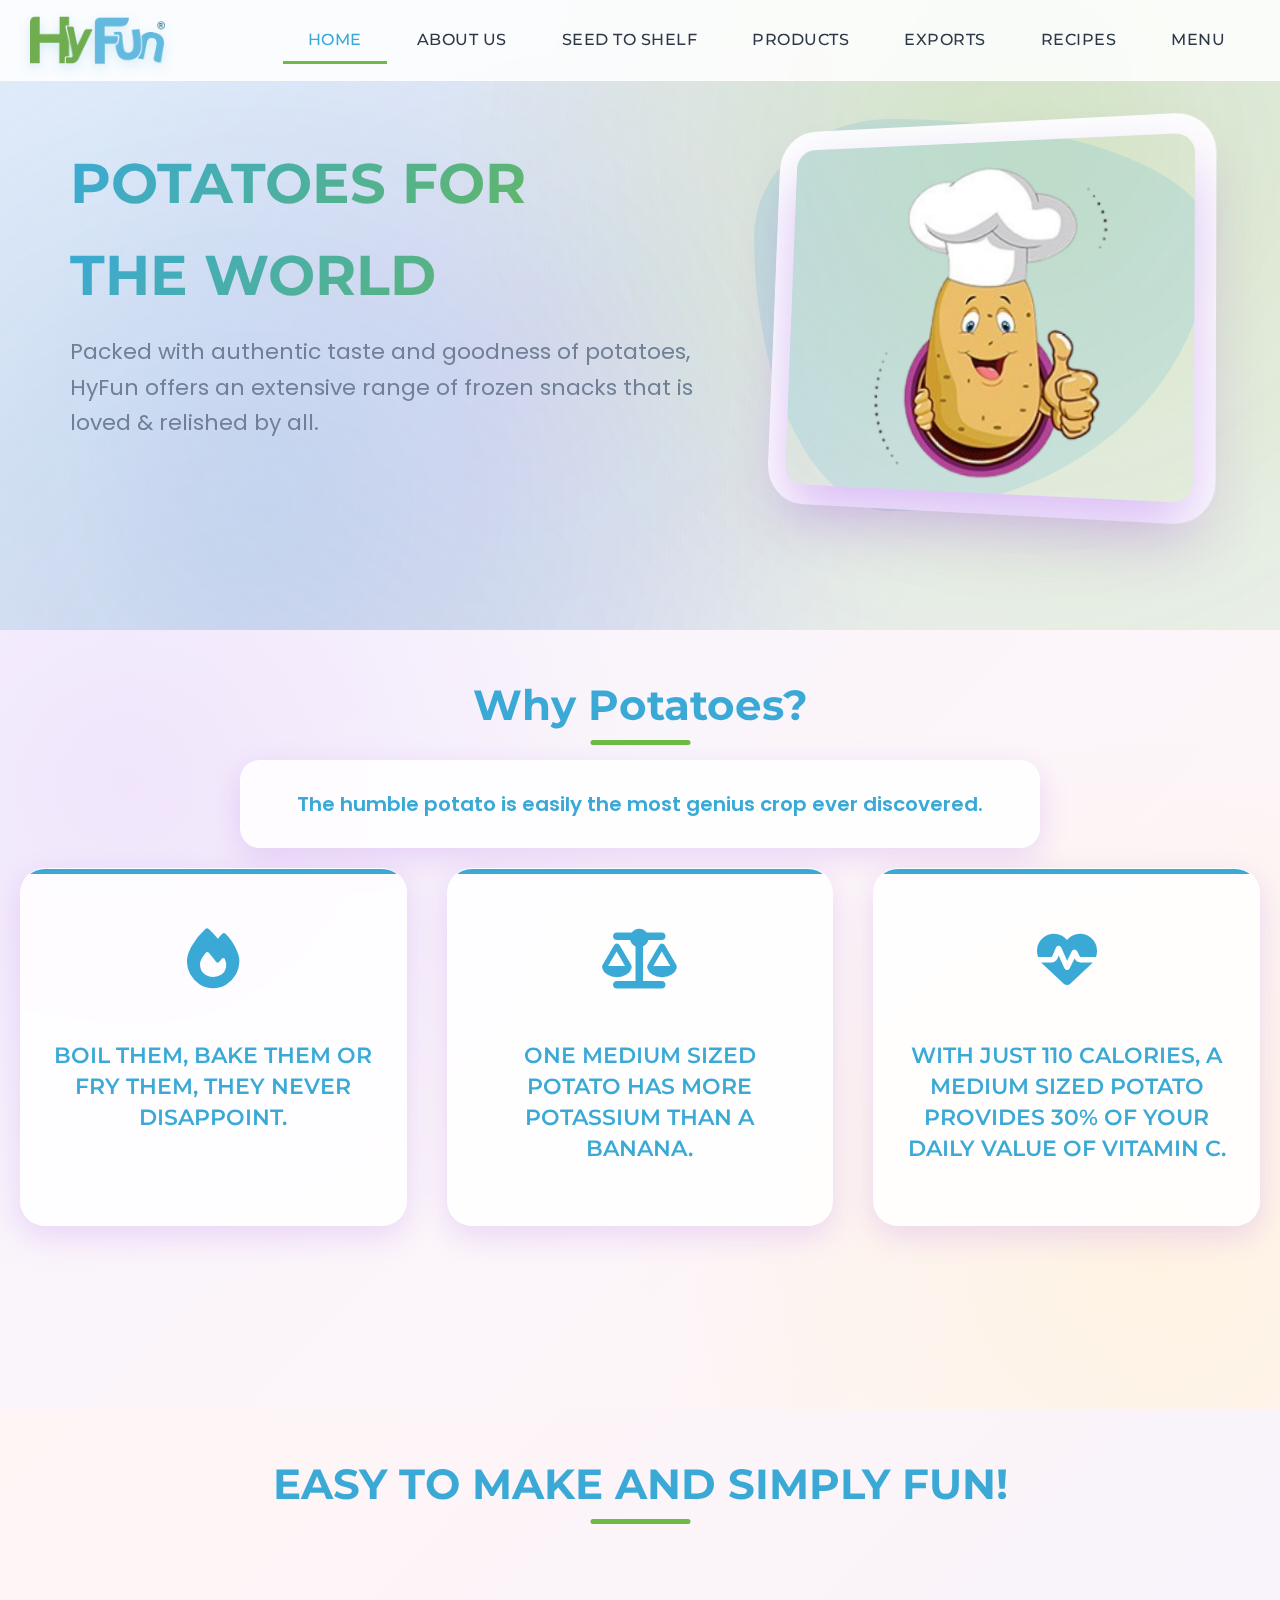
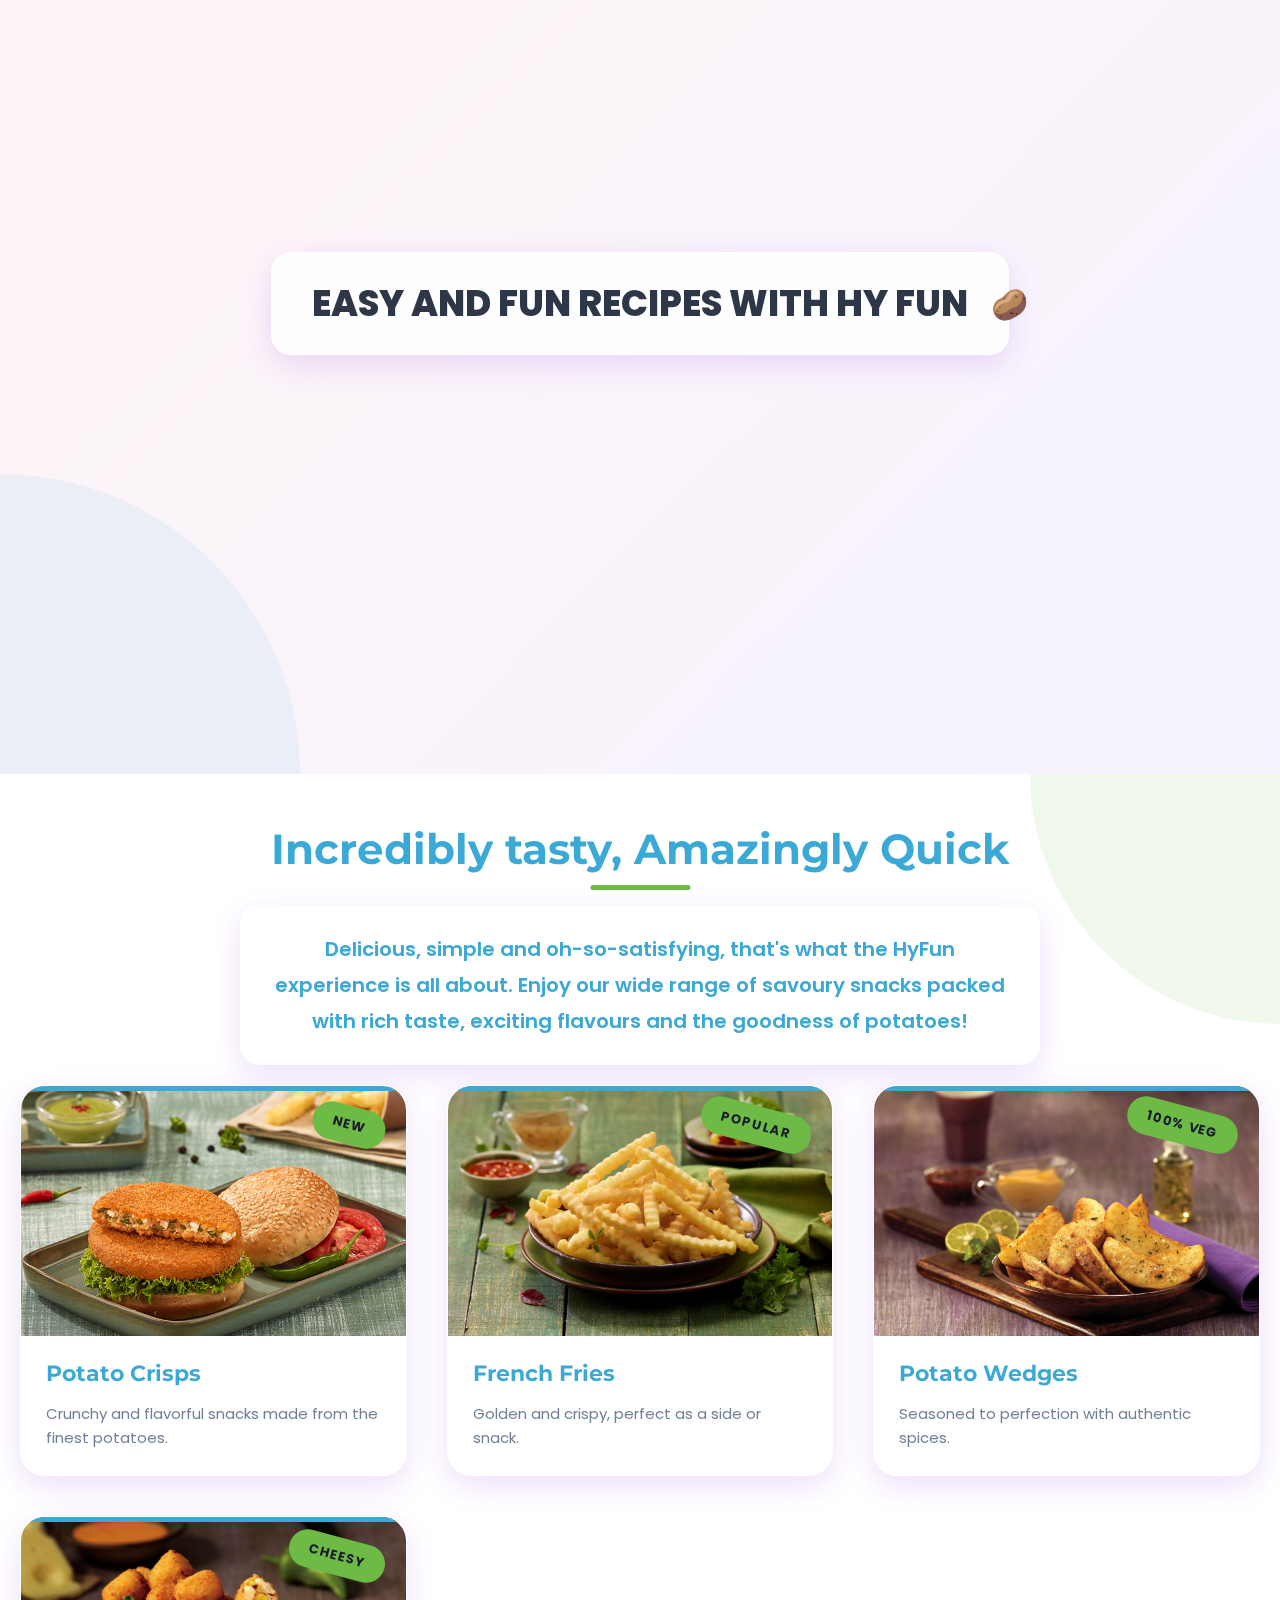
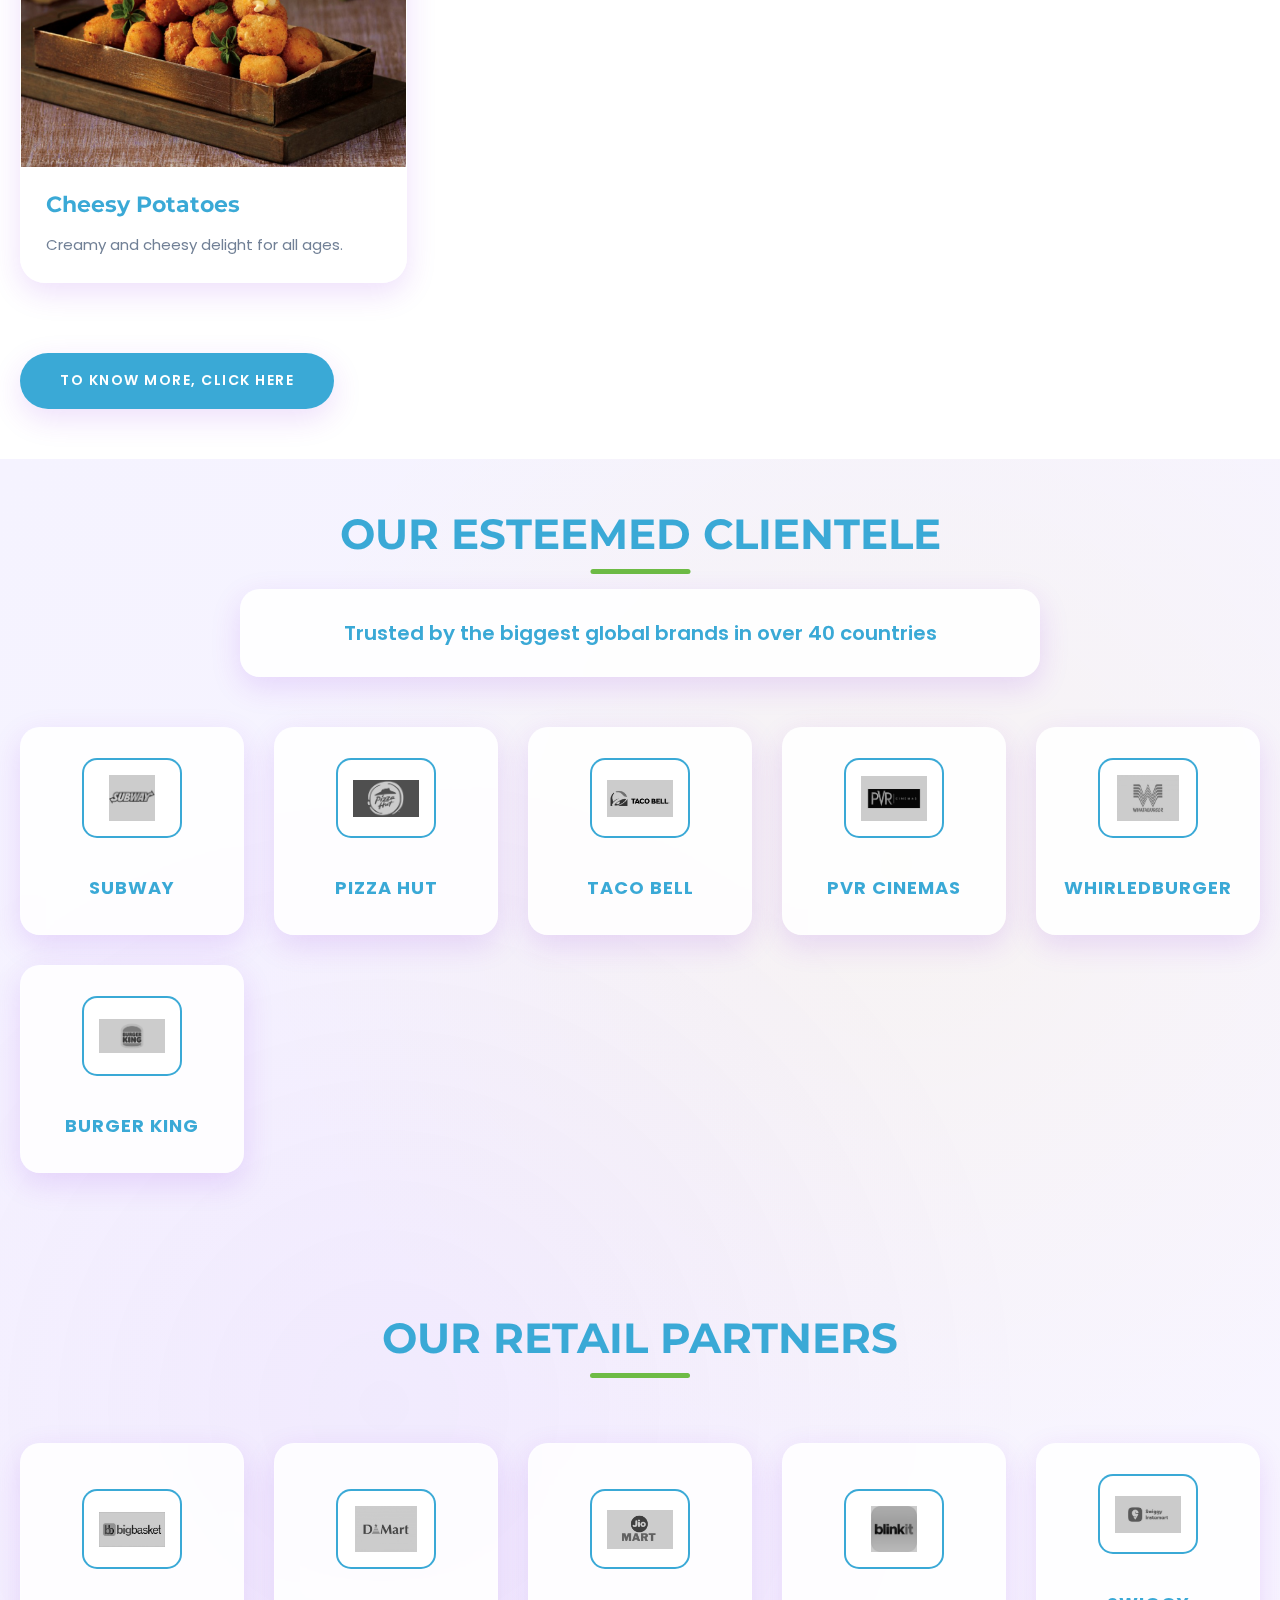
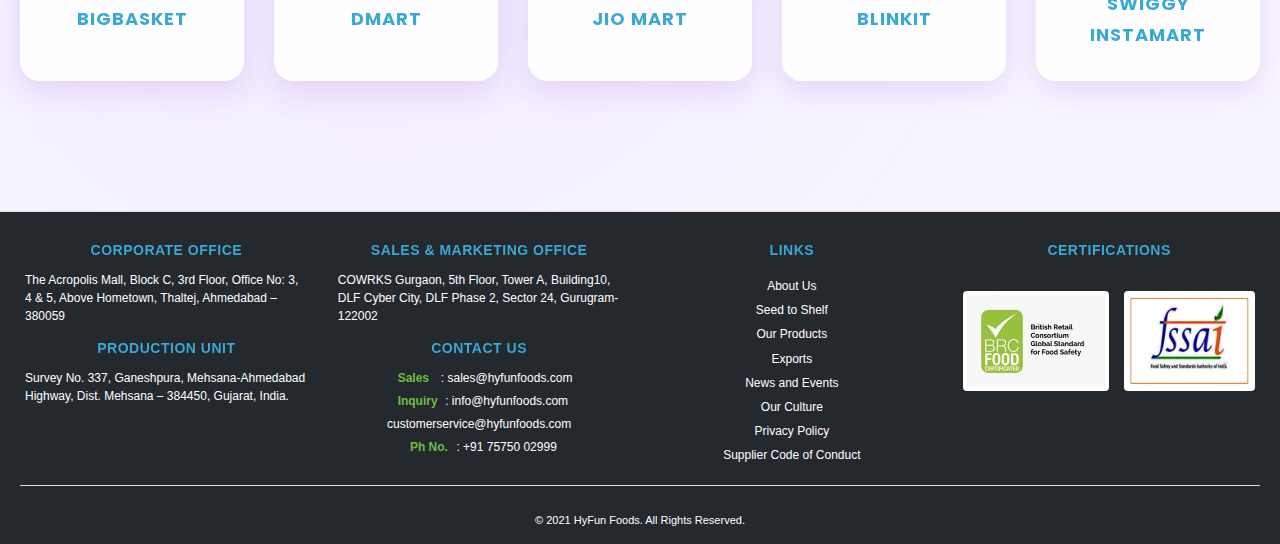
<file: index.html>
<!DOCTYPE html>
<html lang="en">

<head>
    <meta charset="UTF-8">
    <meta name="viewport" content="width=device-width, initial-scale=1.0">
    <title>HyFun Foods - Spreading Health & Happiness</title>
    <link rel="stylesheet" href="./css/style.css">
    <link
        href="https://fonts.googleapis.com/css2?family=Poppins:wght@300;400;500;600;700&family=Montserrat:wght@400;500;600;700&display=swap"
        rel="stylesheet">
    <link rel="stylesheet" href="https://cdnjs.cloudflare.com/ajax/libs/font-awesome/6.4.0/css/all.min.css">
</head>

<body>
    <header>
        <nav class="navbar">
            <div class="nav-container">
                <div class="logo">
                    <img src="./image/hyfunlogo.png" alt="HyFun Foods Logo">
                </div>
                <div class="menu-toggle" id="mobile-menu">
                    <span class="bar"></span>
                    <span class="bar"></span>
                    <span class="bar"></span>
                </div>
                <ul class="nav-menu" id="nav-menu">
                    <li><a href="index.html" class="nav-link active">HOME</a></li>
                    <li class="nav-item with-popup">
                        <a href="about.html" class="nav-link">ABOUT US</a>
                        <div class="culture-popup">
                            <a href="OurCulture.html" class="popup-link">Our Culture</a> 
                        </div>
                    </li>
                    <li><a href="SeedtoShelf.html" class="nav-link">SEED TO SHELF</a></li>
                    <li><a href="Products.html" class="nav-link">PRODUCTS</a></li>
                    <li><a href="Exports.html" class="nav-link">EXPORTS</a></li>
                    <li><a href="Recipes.html" class="nav-link ">RECIPES</a></li>
                    <li><a href="Menu.html" class="nav-link">MENU</a></li>
                </ul>
            </div>
        </nav>
    </header>

    <section class="about-hero">
        <div class="about-hero-container">
            <div class="about-hero-content">
                <h1 class="about-hero-title">POTATOES FOR </h1>
                <h1 class="about-hero-title">THE WORLD</h1>
                <p class="about-hero-subtitle">Packed with authentic taste and goodness of potatoes, HyFun offers an
                    extensive range of frozen snacks that is loved & relished by all.</p>
            </div>
            <div class="hero-image">
                <img src="./image/hyfun.png" alt="HyFun Products">
            </div>
        </div>
    </section>

    <section class="potato-section" id="about">
        <div class="section-container">
            <h2 class="section-title">Why Potatoes?</h2>
            <p class="section-subtitle">The humble potato is easily the most genius crop ever discovered.</p>

            <!-- In your potato-features section -->
            <div class="potato-features">
                <div class="feature-card scale-hover">
                    <div class="feature-icon">
                        <i class="fas fa-fire"></i> <!-- Fire icon -->
                    </div>
                    <h3 class="feature-title">BOIL THEM, BAKE THEM OR FRY THEM, THEY NEVER DISAPPOINT.</h3>
                </div>

                <div class="feature-card scale-hover">
                    <div class="feature-icon">
                        <i class="fas fa-balance-scale"></i> <!-- Scale icon -->
                    </div>
                    <h3 class="feature-title">ONE MEDIUM SIZED POTATO HAS MORE POTASSIUM THAN A BANANA.</h3>
                </div>

                <div class="feature-card scale-hover">
                    <div class="feature-icon">
                        <i class="fas fa-heartbeat"></i> <!-- Heartbeat icon -->
                    </div>
                    <h3 class="feature-title">WITH JUST 110 CALORIES, A MEDIUM SIZED POTATO PROVIDES 30% OF YOUR DAILY
                        VALUE OF VITAMIN C.</h3>
                </div>
            </div>

            <a href="#products" class="btn-outline slide-right">Discover More</a>
        </div>
    </section>

    <section class="recipes-section" id="recipes">
        <div class="section-container">
            <h2 class="section-title">EASY TO MAKE AND SIMPLY FUN!</h2>

            <div class="recipes-features">
                <div class="recipe-feature fade-in">
                    <div class="recipe-icon">
                        <i class="fas fa-clock"></i>
                    </div>
                    <h3 class="recipe-title">READY IN MINUTES</h3>
                </div>

                <div class="recipe-feature fade-in">
                    <div class="recipe-icon">
                        <i class="fas fa-leaf"></i>
                    </div>
                    <h3 class="recipe-title">100% VEG</h3>
                </div>

                <div class="recipe-feature fade-in">
                    <div class="recipe-icon">
                        <i class="fas fa-ban"></i>
                    </div>
                    <h3 class="recipe-title">NO ADDED PRESERVATIVES</h3>
                </div>
            </div>

            <p class="recipe-subtitle">EASY AND FUN RECIPES WITH HY FUN</p>

            <div class="recipe-cards">
                <div class="recipe-card slide-up">
                    <div class="recipe-image">
                        <i class="fas fa-utensil-spoon"></i>
                    </div>
                    <h4>Quick Potato Snacks</h4>
                    <p>Ready in just 10 minutes</p>
                </div>

                <div class="recipe-card slide-up">
                    <div class="recipe-image">
                        <i class="fas fa-pizza-slice"></i>
                    </div>
                    <h4>Potato Toppings</h4>
                    <p>Perfect for pizzas and more</p>
                </div>

                <div class="recipe-card slide-up">
                    <div class="recipe-image">
                        <i class="fas fa-hamburger"></i>
                    </div>
                    <h4>Burger Companions</h4>
                    <p>Make your burgers special</p>
                </div>
            </div>
        </div>
    </section>

    <!-- Products Section -->
    <section class="products-section" id="products">
        <div class="section-container">
            <h2 class="section-title">Incredibly tasty, Amazingly Quick</h2>
            <p class="section-subtitle">Delicious, simple and oh-so-satisfying, that's what the HyFun experience is all
                about. Enjoy our wide range of savoury snacks packed with rich taste, exciting flavours and the goodness
                of potatoes!</p>

            <div class="products-grid">
                <div class="product-card rotate-hover">
                    <div class="product-badge">New</div>
                    <div class="product-image">
                        <img src="./image/PotatoCrisps.jpg" alt="Potato Crisps">
                    </div>
                    <h3 class="product-title">Potato Crisps</h3>
                    <p class="product-desc">Crunchy and flavorful snacks made from the finest potatoes.</p>
                </div>

                <div class="product-card rotate-hover">
                    <div class="product-badge">Popular</div>
                    <div class="product-image">
                        <img src="./image/ff.png" alt="French Fries">
                    </div>
                    <h3 class="product-title">French Fries</h3>
                    <p class="product-desc">Golden and crispy, perfect as a side or snack.</p>
                </div>

                <div class="product-card rotate-hover">
                    <div class="product-badge">100% Veg</div>
                    <div class="product-image">
                        <img src="./image/PotatoWedges.png" alt="Potato Wedges">
                    </div>
                    <h3 class="product-title">Potato Wedges</h3>
                    <p class="product-desc">Seasoned to perfection with authentic spices.</p>
                </div>

                <div class="product-card rotate-hover">
                    <div class="product-badge">Cheesy</div>
                    <div class="product-image">
                        <img src="./image/CheesyPotatoPops.png" alt="Cheesy Potatoes">
                    </div>
                    <h3 class="product-title">Cheesy Potatoes</h3>
                    <p class="product-desc">Creamy and cheesy delight for all ages.</p>
                </div>
            </div>

            <a href="#recipes" class="btn pulse">To know more, Click here</a>
        </div>
    </section>

    <!-- Clients & Partners Section -->
    <section class="clients-section" id="exports">
        <div class="section-container">
            <h2 class="section-title">OUR ESTEEMED CLIENTELE</h2>
            <p class="section-subtitle">Trusted by the biggest global brands in over 40 countries</p>

            <div class="clients-grid">
                <div class="client">
                    <div class="client-image">
                        <img src="./image/subway.jpg" alt="SUBWAY">
                    </div>
                    <div class="client-name">SUBWAY</div>
                </div>

                <div class="client">
                    <div class="client-image">
                        <img src="./image/pizzahut.JPG" alt="PIZZA HUT">
                    </div>
                    <div class="client-name">PIZZA HUT</div>
                </div>

                <div class="client">
                    <div class="client-image">
                        <img src="./image/TacoBell.JPG" alt="TACO BELL">
                    </div>
                    <div class="client-name">Taco Bell</div>
                </div>

                <div class="client">
                    <div class="client-image">
                        <img src="./image/PVRCINEMAS.jpg" alt="PVR CINEMAS">
                    </div>
                    <div class="client-name">PVR CINEMAS</div>
                </div>

                <div class="client">
                    <div class="client-image">
                        <img src="./image/WHIRLEDBURGER.jpg" alt="WHIRLEDBURGER">
                    </div>
                    <div class="client-name">WHIRLEDBURGER</div>
                </div>


                <div class="client">
                    <div class="client-image">
                        <img src="./image/BK.JPG" alt="BURGER KING">
                    </div>
                    <div class="client-name">BURGER KING</div>
                </div>
            </div>

            <h2 class="section-title" style="margin-top: 60px;">OUR RETAIL PARTNERS</h2>

            <div class="partners-grid">
                <div class="partner">
                    <div class="partner-image">
                        <img src="./image/Bigbasket.jpg" alt="Bigbasket">
                    </div>
                    <div class="partner-name">Bigbasket</div>
                </div>

                <div class="partner">
                    <div class="partner-image">
                        <img src="./image/DMART.JPG" alt="DMart">
                    </div>
                    <div class="partner-name">DMart</div>
                </div>

                <div class="partner">
                    <div class="partner-image">
                        <img src="./image/JIO.JPG" alt="JIO MART">
                    </div>
                    <div class="partner-name">Jio Mart</div>
                </div>

                <div class="partner">
                    <div class="partner-image">
                        <img src="./image/blinkit.jpg" alt="blinkit">
                    </div>
                    <div class="partner-name">blinkit</div>
                </div>

                <div class="partner">
                    <div class="partner-image">
                        <img src="./image/swiggyinstamart.jpg" alt="swiggy instamart">
                    </div>
                    <div class="partner-name">Swiggy instamart</div>
                </div>
            </div>
        </div>
    </section>

    <!-- Footer -->
    <footer class="footer">
        <div class="container">
            <div class="footer-content">

                <div class="footer-column">
                    <h3 class="footer-title">CORPORATE OFFICE</h3>
                    <p class="footer-text">
                        The Acropolis Mall, Block C, 3rd Floor, Office No: 3, 4 & 5, Above Hometown, Thaltej, Ahmedabad
                        – 380059
                    </p>

                    <h3 class="footer-title">PRODUCTION UNIT</h3>
                    <p class="footer-text">
                        Survey No. 337, Ganeshpura, Mehsana-Ahmedabad Highway, Dist. Mehsana – 384450, Gujarat, India.
                    </p>
                </div>

                <div class="footer-column">
                    <h3 class="footer-title">Sales & Marketing OFFICE</h3>
                    <p class="footer-text">
                        COWRKS Gurgaon, 5th Floor, Tower A, Building10, DLF Cyber City, DLF Phase 2, Sector 24,
                        Gurugram-122002
                    </p>

                    <h3 class="footer-title">Contact Us</h3>
                    <div class="contact-info">
                        <p class="footer-text"><strong>Sales</strong>: sales@hyfunfoods.com</p>
                        <p class="footer-text"><strong>Inquiry</strong>: info@hyfunfoods.com</p>
                        <p class="footer-text">customerservice@hyfunfoods.com</p>
                        <p class="footer-text"><strong>Ph No.</strong>: +91 75750 02999</p>
                    </div>
                </div>

                <div class="footer-column">
                    <h3 class="footer-title">LINKS</h3>
                    <ul class="footer-links-list">
                        <li><a href="about.html" class="footer-link">About Us</a></li>
                        <li><a href="SeedtoShelf.html" class="footer-link">Seed to Shelf</a></li>
                        <li><a href="Products.html" class="footer-link">Our Products</a></li>
                        <li><a href="Exports.html" class="footer-link">Exports</a></li>
                        <li><a href="NewsandEvents.html" class="footer-link">News and Events</a></li>
                        <li><a href="OurCulture.html" class="footer-link">Our Culture</a></li>
                        <li><a href="PrivacyPolicy.html" class="footer-link">Privacy Policy</a></li>
                        <li><a href="SupplierCode.html" class="footer-link">Supplier Code of Conduct</a></li>
                    </ul>
                </div>

                <div class="footer-column cert-column">
                    <h3 class="footer-title">Certifications</h3>
                    <div class="certification-logos">
                        <!-- Certifications would go here -->
                        <div class="certification-logos">
                            <img src="./image/brc.jpeg" alt="BRC Certification">
                            <img src="./image/fssai.jpg" alt="fssai Certification">
                        </div>
                    </div>
                </div>
            </div>

            <hr class="footer-divider">

            <div class="footer-bottom">
                <div class="copyright-text">
                    <p>&copy; 2021 HyFun Foods. All Rights Reserved.</p>
                </div>
            </div>
        </div>
    </footer>
    <script src="index.js"></script>

</body>

</html>
</file>
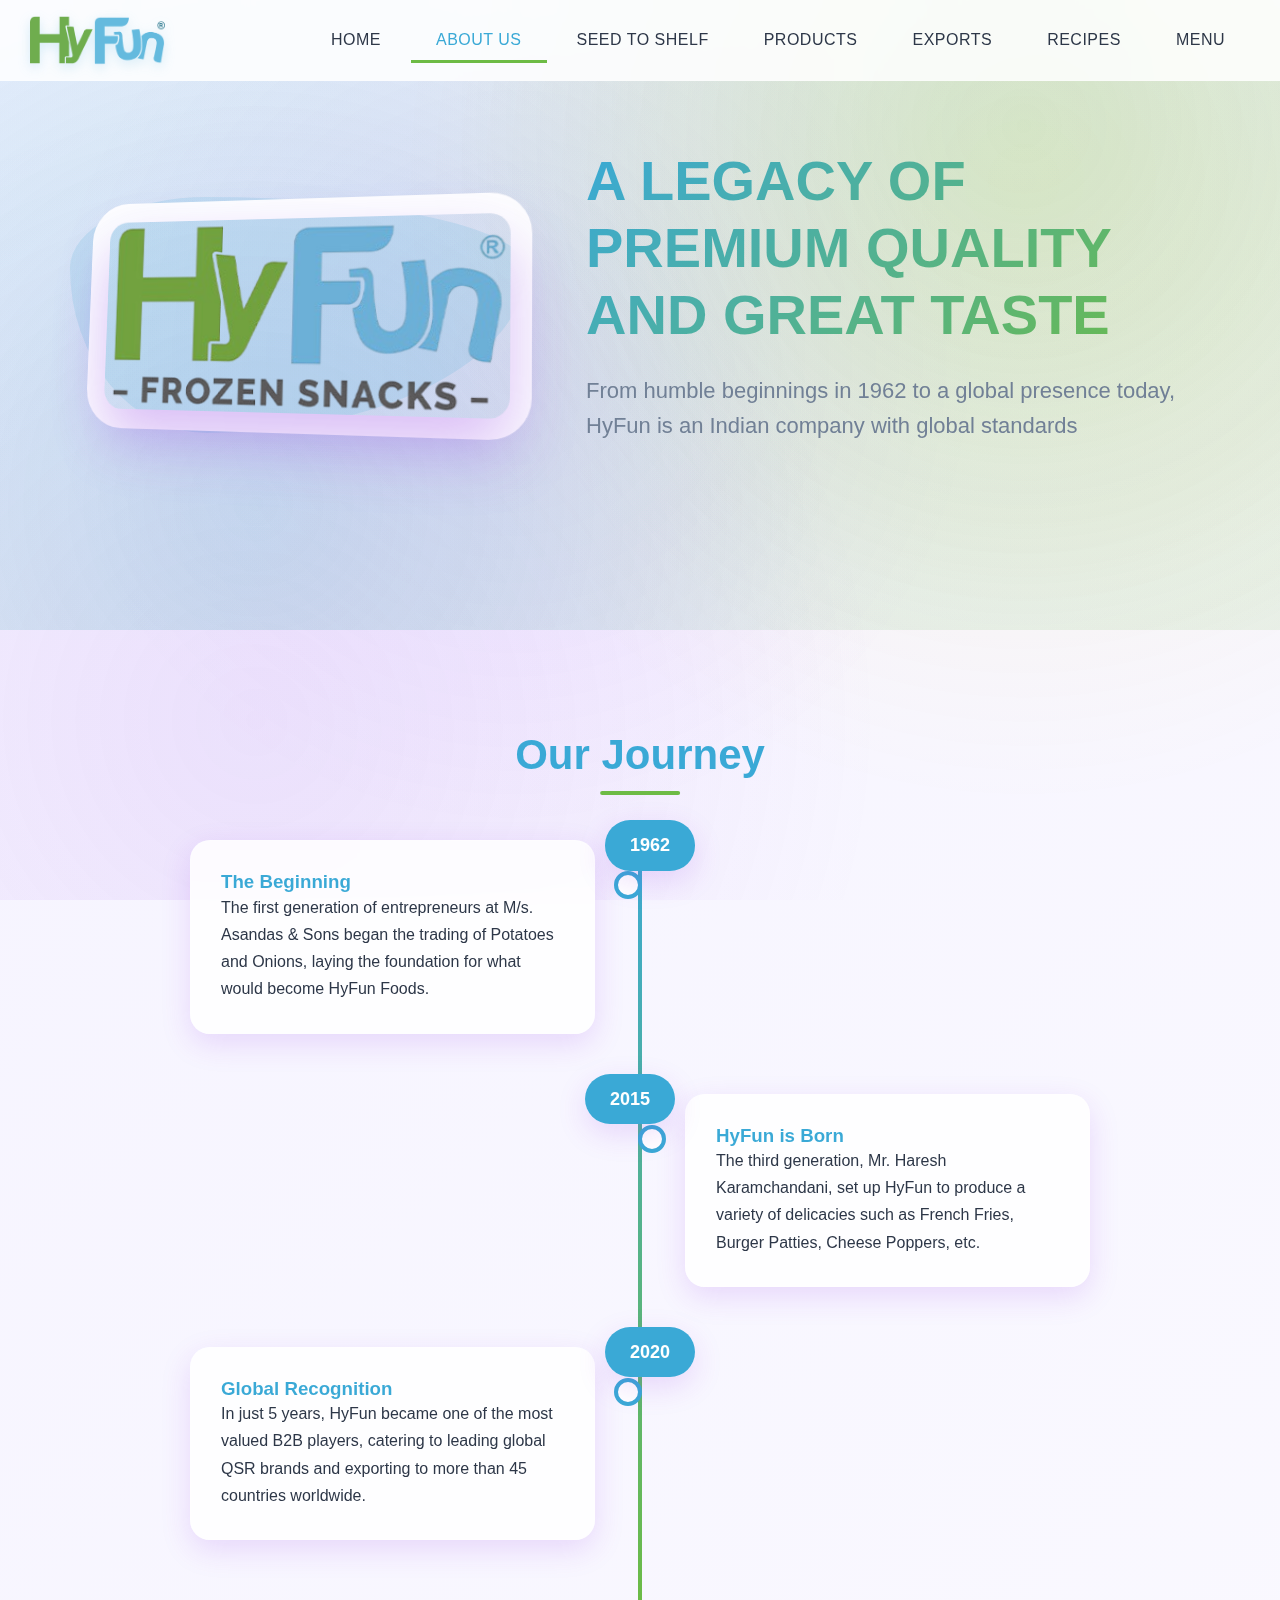
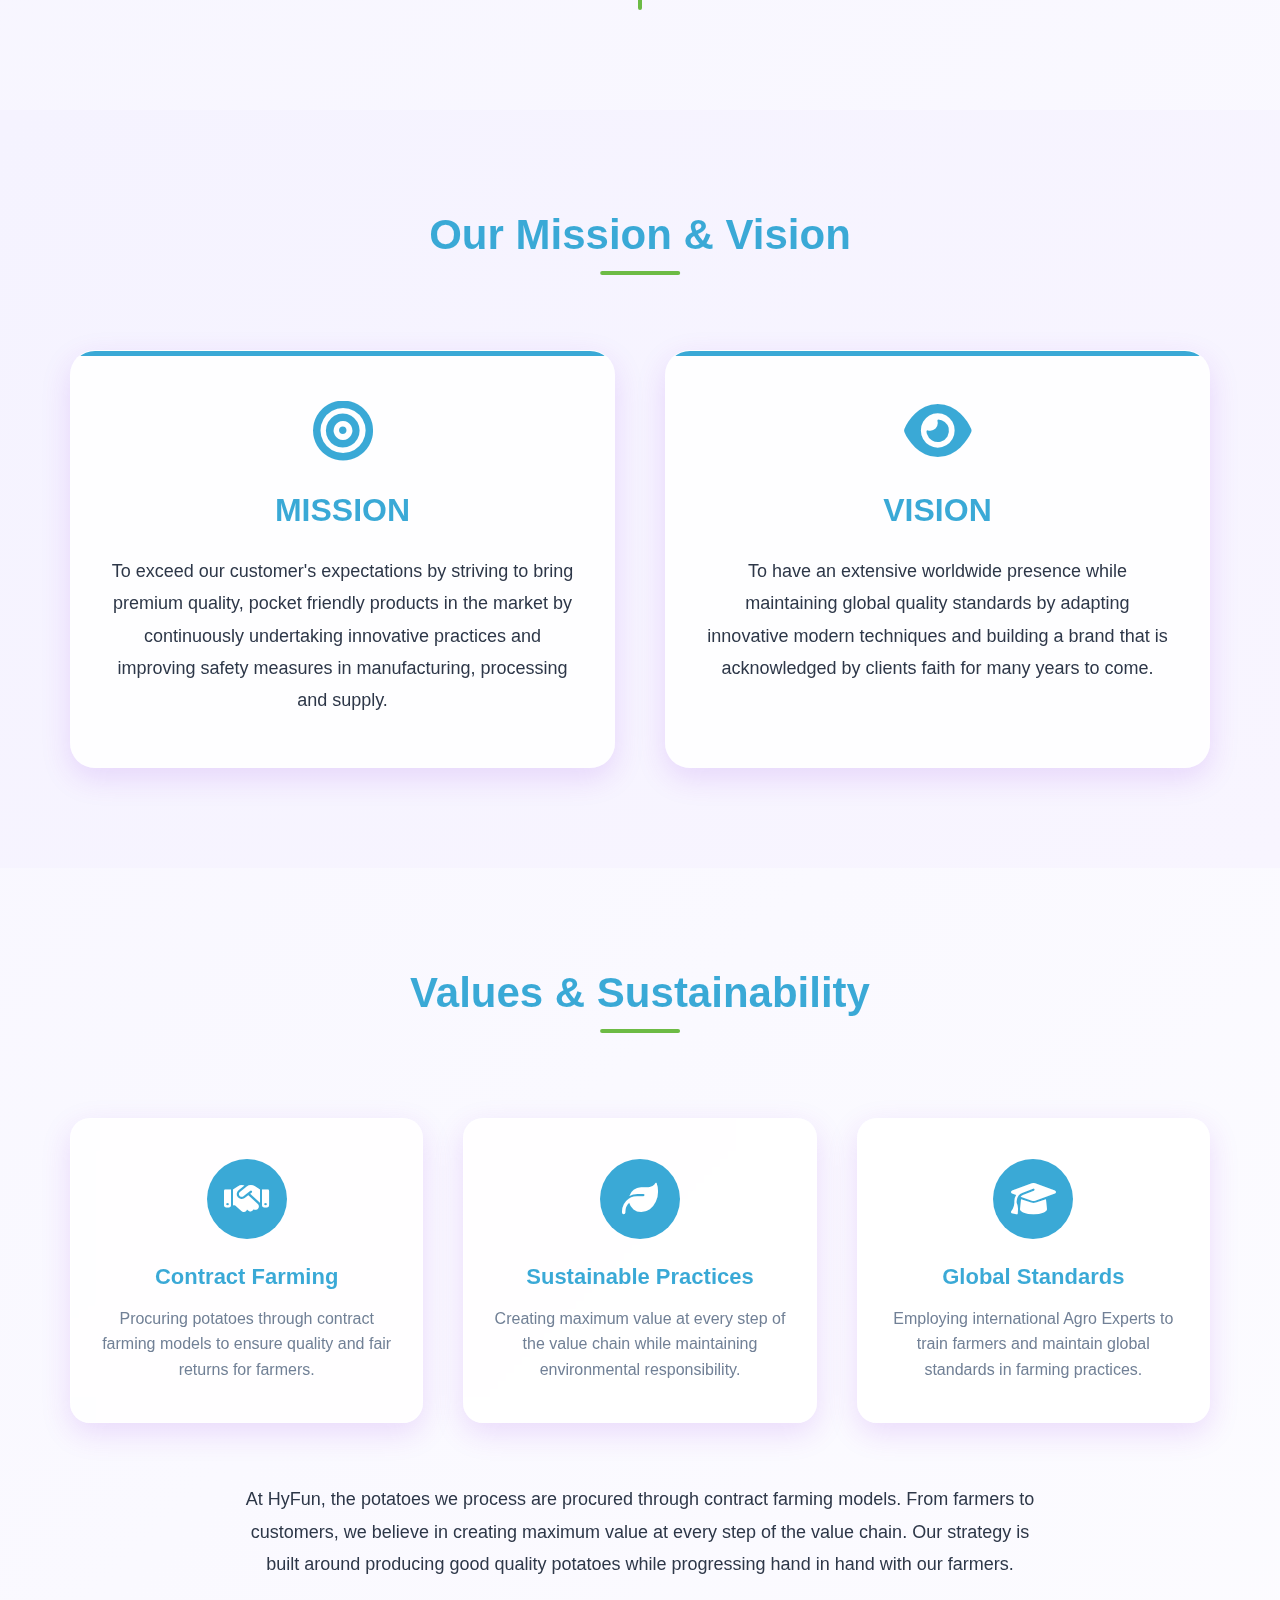
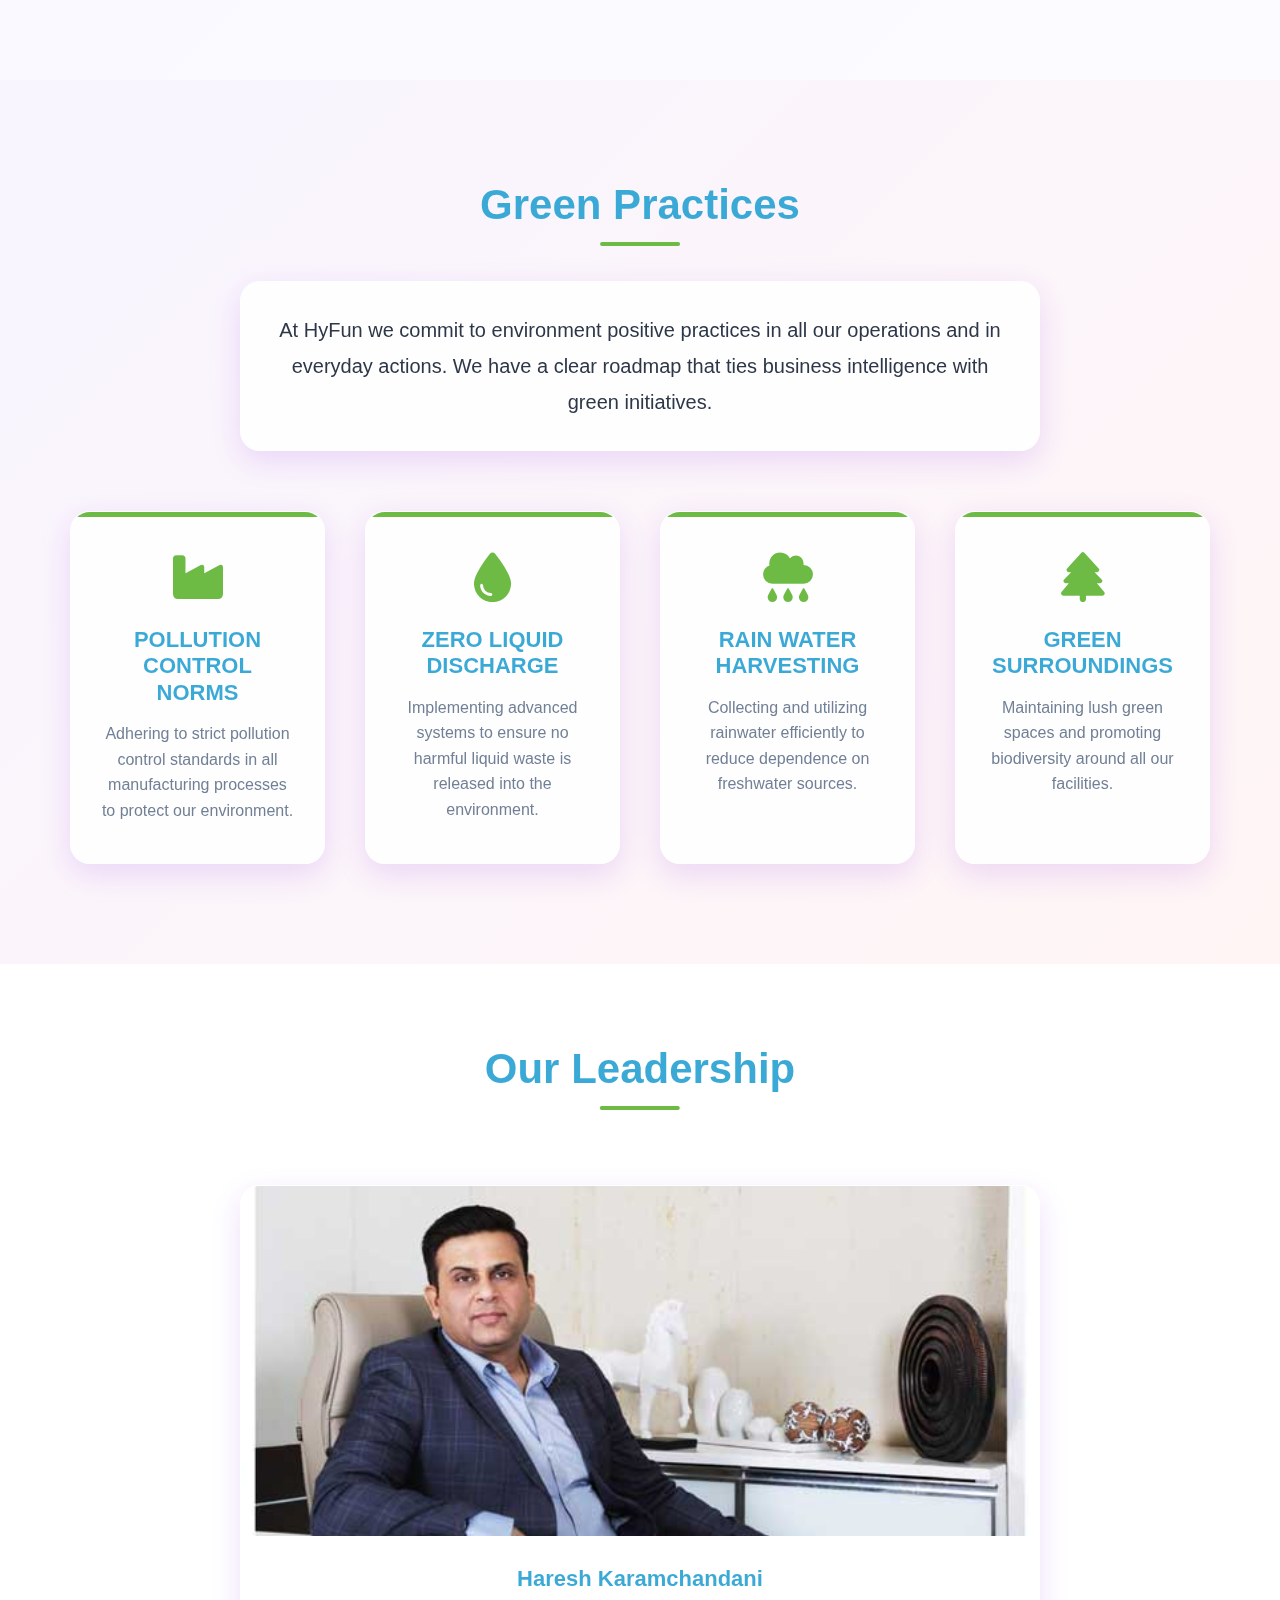
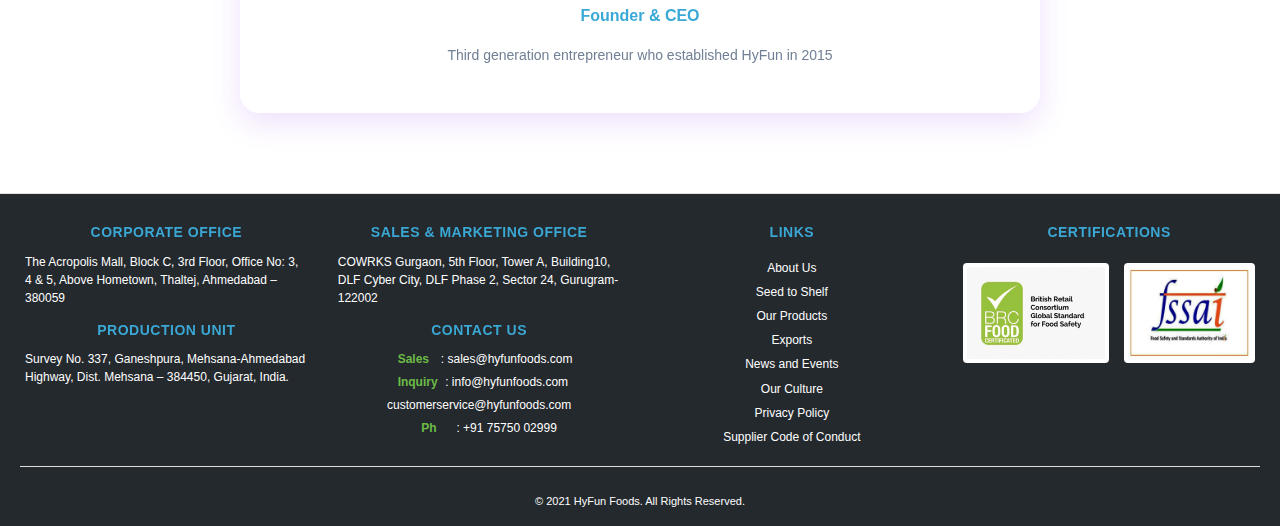
<file: about.html>
<!DOCTYPE html>
<html lang="en">
<head>
    <meta charset="UTF-8">
    <meta name="viewport" content="width=device-width, initial-scale=1.0">
    <title>HyFun Foods - About Us</title>
     <link rel="stylesheet" href="./css/style.css">
     <link rel="stylesheet" href="https://cdnjs.cloudflare.com/ajax/libs/font-awesome/6.4.0/css/all.min.css">
</head>
<body>
<!-- Header & Navigation -->
<header>
        <nav class="navbar">
            <div class="nav-container">
                <div class="logo">
                    <img src="./image/hyfunlogo.png" alt="HyFun Foods Logo">
                </div>
                <div class="menu-toggle" id="mobile-menu">
                    <span class="bar"></span>
                    <span class="bar"></span>
                    <span class="bar"></span>
                </div>
                <ul class="nav-menu" id="nav-menu">
                    <li><a href="index.html" class="nav-link">HOME</a></li>
                    <li class="nav-item with-popup">
                        <a href="about.html" class="nav-link active">ABOUT US</a>
                        <div class="culture-popup">
                            <a href="OurCulture.html" class="popup-link">Our Culture</a>
                        </div>
                    </li>
                    <li><a href="SeedtoShelf.html" class="nav-link">SEED TO SHELF</a></li>
                    <li><a href="Products.html" class="nav-link">PRODUCTS</a></li>
                    <li><a href="Exports.html" class="nav-link">EXPORTS</a></li>
                    <li><a href="Recipes.html" class="nav-link ">RECIPES</a></li> 
                    <li><a href="Menu.html" class="nav-link">MENU</a></li>
                </ul>
            </div>
        </nav>
    </header>

    <!-- About Hero Section -->
<section class="about-hero">
    <div class="about-hero-container">
        <div class="hero-image">
            <img src="./image/Hy_Fun.png" alt="HyFun Products">
        </div>
        <div class="about-hero-content">
            <h1 class="about-hero-title">A LEGACY OF PREMIUM QUALITY AND GREAT TASTE</h1>
            <p class="about-hero-subtitle">From humble beginnings in 1962 to a global presence today, HyFun is an Indian company with global standards</p>
        </div>
    </div>
</section>

    <!-- History Section -->
    <section class="about-content-section">
        <div class="about-container">
            <h2 class="about-section-title">Our Journey</h2>
            <div class="history-timeline">
                <div class="timeline-item">
                    <div class="timeline-year">1962</div>
                    <div class="timeline-content">
                        <h3>The Beginning</h3>
                        <p>The first generation of entrepreneurs at M/s. Asandas & Sons began the trading of Potatoes and Onions, laying the foundation for what would become HyFun Foods.</p>
                    </div>
                </div>
                
                <div class="timeline-item">
                    <div class="timeline-year">2015</div>
                    <div class="timeline-content">
                        <h3>HyFun is Born</h3>
                        <p>The third generation, Mr. Haresh Karamchandani, set up HyFun to produce a variety of delicacies such as French Fries, Burger Patties, Cheese Poppers, etc.</p>
                    </div>
                </div>
                
                <div class="timeline-item">
                    <div class="timeline-year">2020</div>
                    <div class="timeline-content">
                        <h3>Global Recognition</h3>
                        <p>In just 5 years, HyFun became one of the most valued B2B players, catering to leading global QSR brands and exporting to more than 45 countries worldwide.</p>
                    </div>
                </div>
            </div>
        </div>
    </section>

    <!-- Mission & Vision Section -->
    <section class="about-content-section" style="background: linear-gradient(135deg, #F5F3FF 0%, #F8F5FF 100%);">
        <div class="about-container">
            <h2 class="about-section-title">Our Mission & Vision</h2>
            <div class="mission-vision-grid">
                <div class="mission-card">
                    <i class="fas fa-bullseye mission-icon"></i>
                    <h3>MISSION</h3>
                    <p>To exceed our customer's expectations by striving to bring premium quality, pocket friendly products in the market by continuously undertaking innovative practices and improving safety measures in manufacturing, processing and supply.</p>
                </div>
                
                <div class="vision-card">
                    <i class="fas fa-eye vision-icon"></i>
                    <h3>VISION</h3>
                    <p>To have an extensive worldwide presence while maintaining global quality standards by adapting innovative modern techniques and building a brand that is acknowledged by clients faith for many years to come.</p>
                </div>
            </div>
        </div>
    </section>

    <!-- Values & Sustainability -->
    <section class="about-content-section">
        <div class="about-container">
            <h2 class="about-section-title">Values & Sustainability</h2>
            <div class="values-grid">
                <div class="value-card">
                    <div class="value-icon">
                        <i class="fas fa-handshake"></i>
                    </div>
                    <h4>Contract Farming</h4>
                    <p>Procuring potatoes through contract farming models to ensure quality and fair returns for farmers.</p>
                </div>
                
                <div class="value-card">
                    <div class="value-icon">
                        <i class="fas fa-leaf"></i>
                    </div>
                    <h4>Sustainable Practices</h4>
                    <p>Creating maximum value at every step of the value chain while maintaining environmental responsibility.</p>
                </div>
                
                <div class="value-card">
                    <div class="value-icon">
                        <i class="fas fa-graduation-cap"></i>
                    </div>
                    <h4>Global Standards</h4>
                    <p>Employing international Agro Experts to train farmers and maintain global standards in farming practices.</p>
                </div>
            </div>
            
            <div style="max-width: 800px; margin: 60px auto 0; text-align: center;">
                <p style="font-size: 18px; line-height: 1.8; color: var(--text-color);">
                    At HyFun, the potatoes we process are procured through contract farming models. From farmers to customers, we believe in creating maximum value at every step of the value chain. Our strategy is built around producing good quality potatoes while progressing hand in hand with our farmers.
                </p>
            </div>
        </div>
    </section>

    <!-- Green Practices Section -->
    <section class="about-content-section green-practices-section">
        <div class="about-container">
            <h2 class="about-section-title">Green Practices</h2>
            <div class="green-intro">
                <p>At HyFun we commit to environment positive practices in all our operations and in everyday actions. We have a clear roadmap that ties business intelligence with green initiatives.</p>
            </div>
            
            <div class="green-practices-grid">
                <div class="green-practice-card">
                    <i class="fas fa-industry green-icon"></i>
                    <h4>POLLUTION CONTROL NORMS</h4>
                    <p>Adhering to strict pollution control standards in all manufacturing processes to protect our environment.</p>
                </div>
                
                <div class="green-practice-card">
                    <i class="fas fa-tint green-icon"></i>
                    <h4>ZERO LIQUID DISCHARGE</h4>
                    <p>Implementing advanced systems to ensure no harmful liquid waste is released into the environment.</p>
                </div>
                
                <div class="green-practice-card">
                    <i class="fas fa-cloud-rain green-icon"></i>
                    <h4>RAIN WATER HARVESTING</h4>
                    <p>Collecting and utilizing rainwater efficiently to reduce dependence on freshwater sources.</p>
                </div>
                
                <div class="green-practice-card">
                    <i class="fas fa-tree green-icon"></i>
                    <h4>GREEN SURROUNDINGS</h4>
                    <p>Maintaining lush green spaces and promoting biodiversity around all our facilities.</p>
                </div>
            </div>
        </div>
    </section>
    
<!-- Leadership Team Preview -->
<section class="leadership-section">
    <div class="about-container">
        <h2 class="about-section-title">Our Leadership</h2>
        <div class="leadership-grid">
            <div class="leader-card">
                <div class="leader-image">
                    <img src="./image/Haresh-Karamchandani.jpg" alt="Founder">
                </div>
                <div class="leader-info">
                    <h4>Haresh Karamchandani</h4>
                    <p>Founder & CEO</p>
                    <p class="leader-desc">Third generation entrepreneur who established HyFun in 2015</p>
                </div>
            </div>
        </div>
    </div>
</section>

    <!-- Footer -->
    <footer class="footer">
        <div class="container">
            <div class="footer-content">

                <div class="footer-column">
                    <h3 class="footer-title">CORPORATE OFFICE</h3>
                    <p class="footer-text">
                        The Acropolis Mall, Block C, 3rd Floor, Office No: 3, 4 & 5, Above Hometown, Thaltej, Ahmedabad
                        – 380059
                    </p>

                    <h3 class="footer-title">PRODUCTION UNIT</h3>
                    <p class="footer-text">
                        Survey No. 337, Ganeshpura, Mehsana-Ahmedabad Highway, Dist. Mehsana – 384450, Gujarat, India.
                    </p>
                </div>

                <div class="footer-column">
                    <h3 class="footer-title">Sales & Marketing OFFICE</h3>
                    <p class="footer-text">
                        COWRKS Gurgaon, 5th Floor, Tower A, Building10, DLF Cyber City, DLF Phase 2, Sector 24,
                        Gurugram-122002
                    </p>

                    <h3 class="footer-title">Contact Us</h3>
                    <div class="contact-info">
                        <p class="footer-text"><strong>Sales</strong>: sales@hyfunfoods.com</p>
                        <p class="footer-text"><strong>Inquiry</strong>: info@hyfunfoods.com</p>
                        <p class="footer-text">customerservice@hyfunfoods.com</p>
                        <p class="footer-text"><strong>Ph</strong>: +91 75750 02999</p>
                    </div>
                </div>

                <div class="footer-column">
                    <h3 class="footer-title">LINKS</h3>
                    <ul class="footer-links-list">
                        <li><a href="about.html" class="footer-link">About Us</a></li>
                        <li><a href="SeedtoShelf.html" class="footer-link">Seed to Shelf</a></li>
                        <li><a href="Products.html" class="footer-link">Our Products</a></li>
                        <li><a href="Exports.html" class="footer-link">Exports</a></li>
                        <li><a href="NewsandEvents.html" class="footer-link">News and Events</a></li>
                        <li><a href="OurCulture.html" class="footer-link">Our Culture</a></li>
                        <li><a href="PrivacyPolicy.html" class="footer-link">Privacy Policy</a></li>
                        <li><a href="SupplierCode.html" class="footer-link">Supplier Code of Conduct</a></li>
                    </ul>
                </div>

                <div class="footer-column cert-column">
                    <h3 class="footer-title">Certifications</h3>
                     <div class="certification-logos">
                            <img src="./image/brc.jpeg" alt="BRC Certification">
                            <img src="./image/fssai.jpg" alt="fssai Certification">
                    </div>
                </div>
            </div>

            <hr class="footer-divider">

            <div class="footer-bottom">
                <div class="copyright-text">
                    <p>&copy; 2021 HyFun Foods. All Rights Reserved.</p>
                </div>
            </div>
        </div>
    </footer>
</body>
</html>
</file>
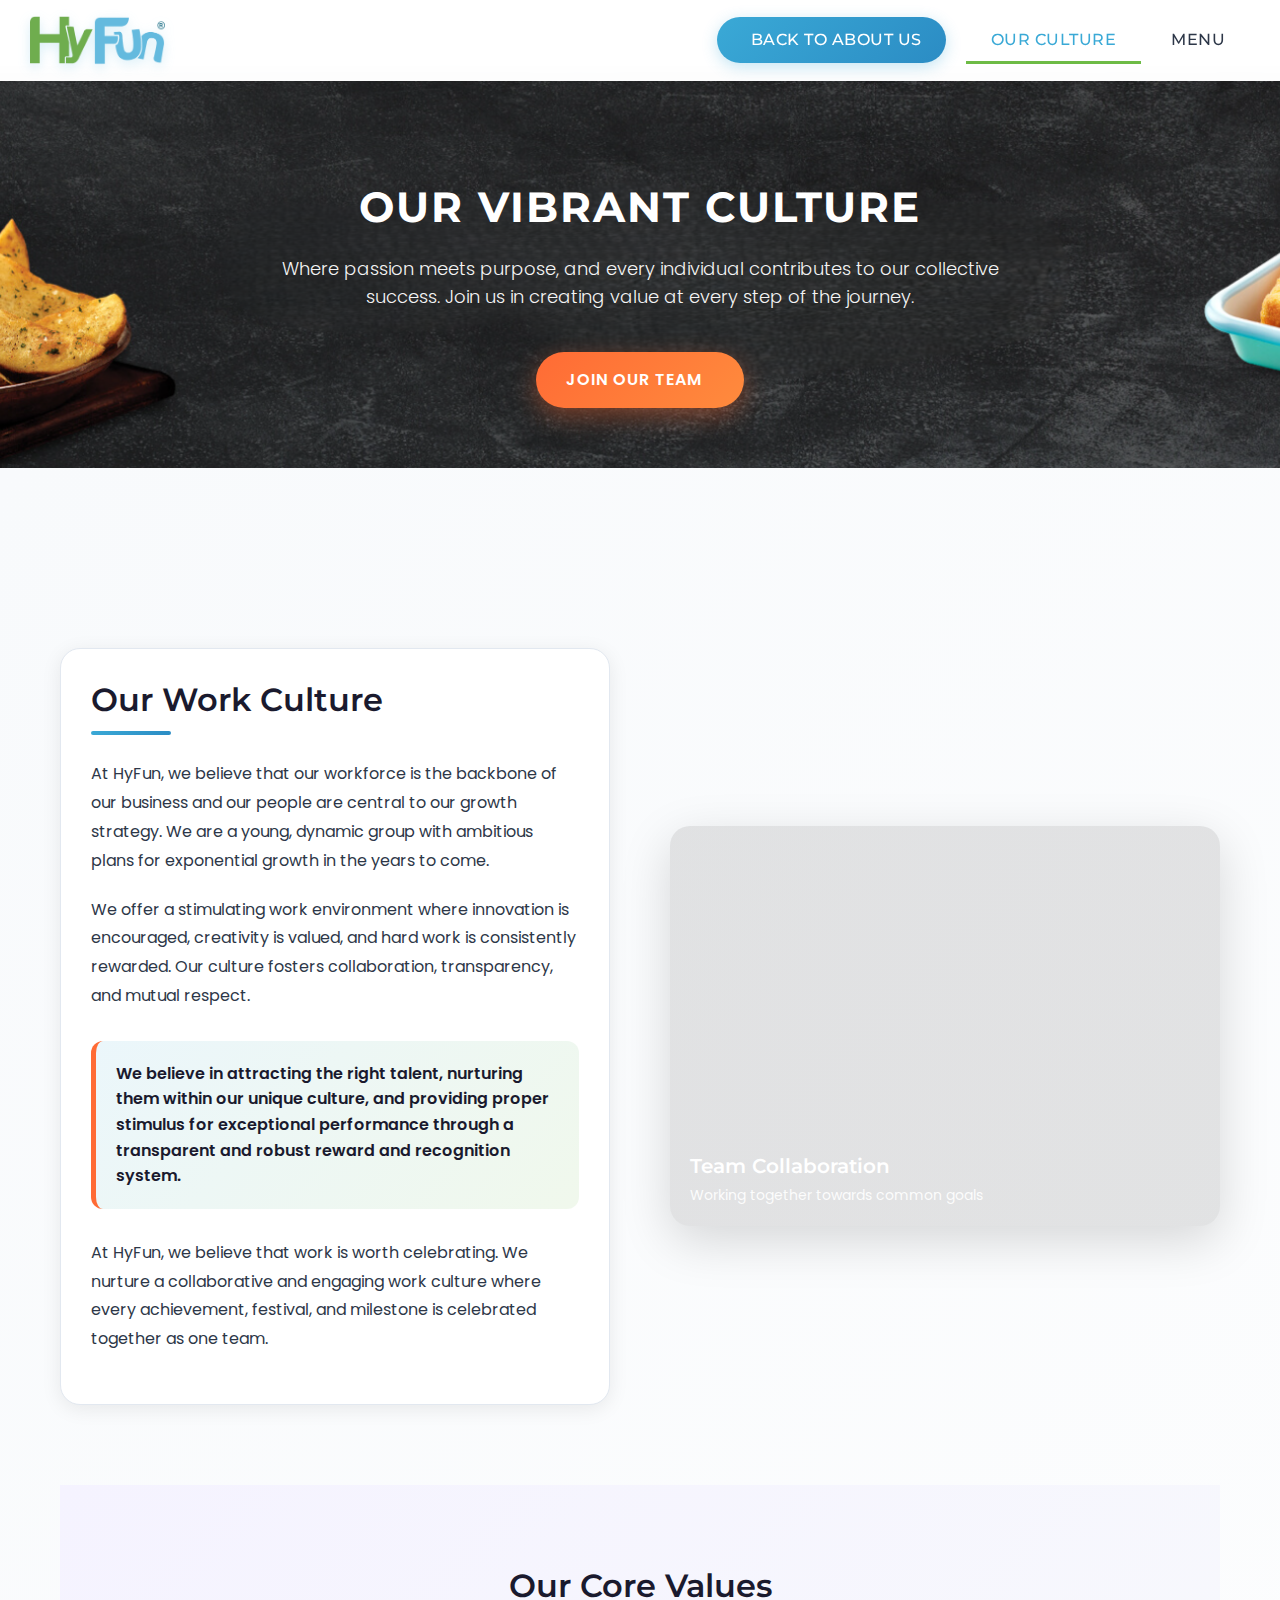
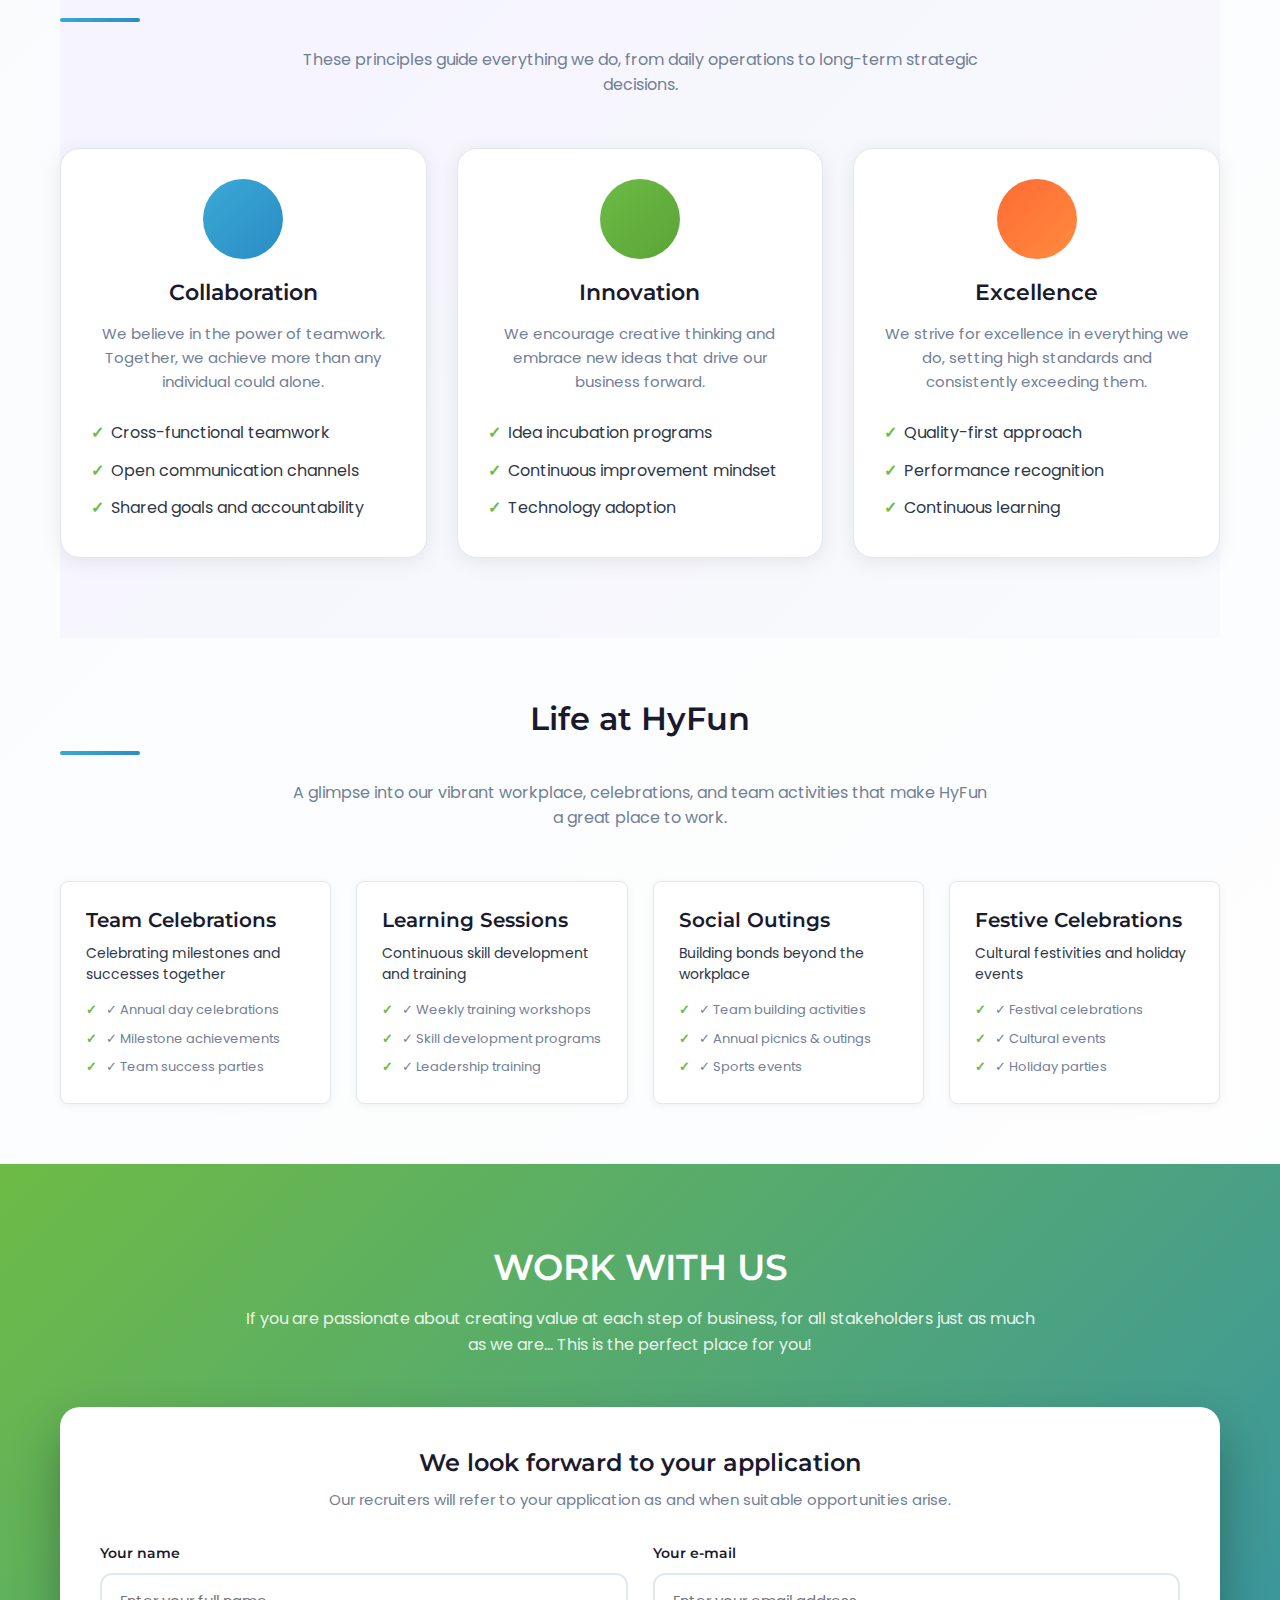
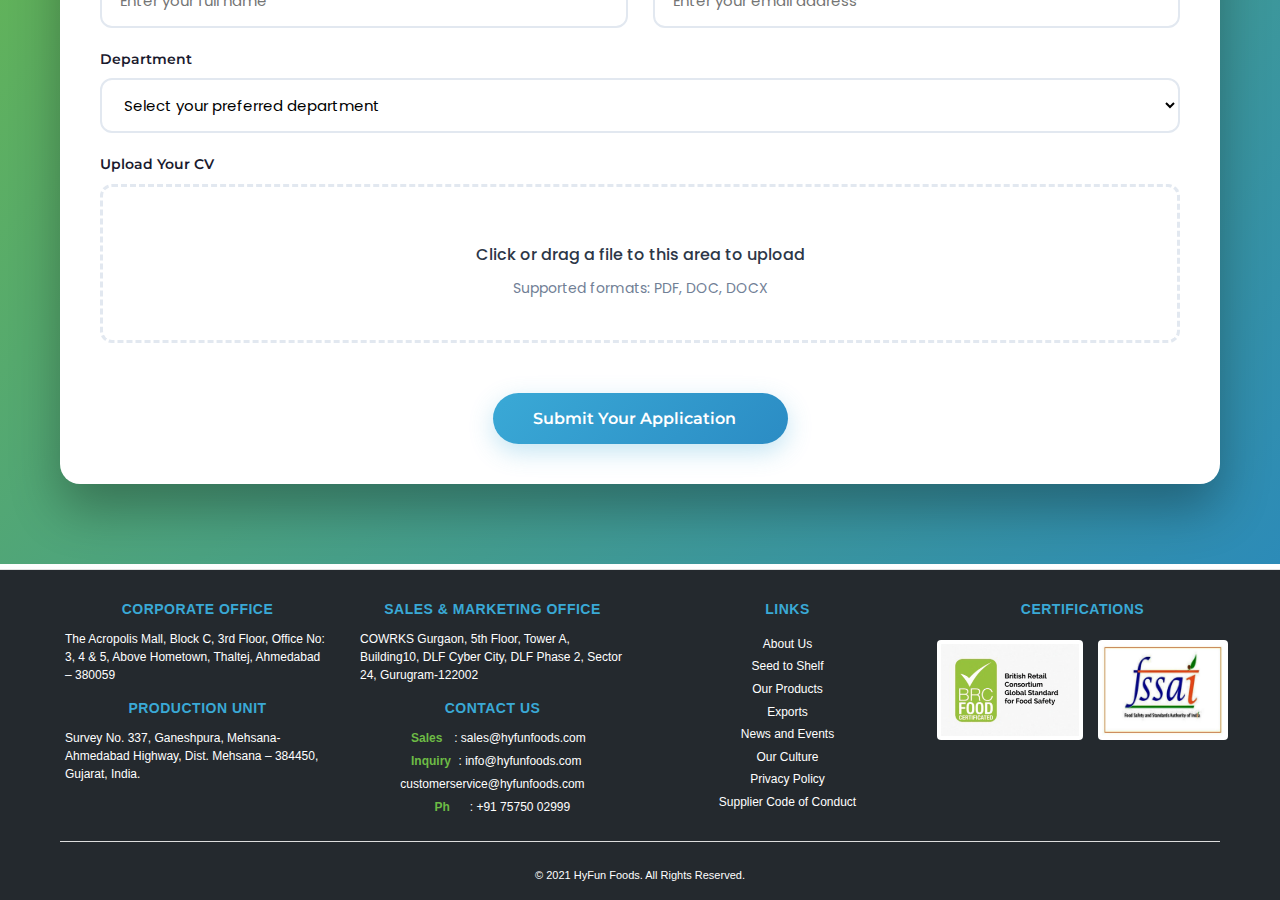
<file: OurCulture.html>
<!DOCTYPE html>
<html lang="en">

<head>
    <meta charset="UTF-8">
    <meta name="viewport" content="width=device-width, initial-scale=1.0">
    <title>HyFun Foods - Our Culture</title>
    <link rel="stylesheet" href="./css/style2.css">
    <link href="https://fonts.googleapis.com/css2?family=Montserrat:wght@400;500;600;700&family=Poppins:wght@300;400;500;600&display=swap" rel="stylesheet">

</head>

<body>
    <!-- Header -->
    <header>
        <nav class="navbar">
            <div class="nav-container">
                <div class="logo">
                    <img src="./image/hyfunlogo.png" alt="HyFun Foods Logo">
                </div>

                <!-- PURE CSS MOBILE MENU TOGGLE -->
                <input type="checkbox" id="mobile-menu-checkbox" class="mobile-menu-checkbox">
                <label for="mobile-menu-checkbox" class="mobile-menu-toggle" id="mobile-menu">
                    <span></span>
                    <span></span>
                    <span></span>
                </label>

                <ul class="nav-menu">
                    <li><a href="about.html" class="nav-link back-btn"><i class="fas fa-arrow-left"></i> BACK TO ABOUT
                            US</a></li>
                    <li><a href="OurCulture.html" class="nav-link active">OUR CULTURE</a></li>
                    <li><a href="Menu.html" class="nav-link">MENU</a></li>
                </ul>
            </div>
        </nav>
    </header>

    <!-- Hero Section -->
    <section class="culture-hero">
        <div class="hero-content">
            <h1 class="hero-title">Our Vibrant Culture</h1>
            <p class="hero-subtitle">Where passion meets purpose, and every individual contributes to our collective
                success. Join us in creating value at every step of the journey.</p>
            <a href="#work-with-us" class="hero-cta">
                <span>Join Our Team</span>
                <i class="fas fa-arrow-right"></i>
            </a>
        </div>
    </section>

    <!-- Main Content -->
    <main class="culture-page">
        <div class="container">
            <!-- Work Culture Section -->
            <section class="work-culture-section">
                <div class="culture-content">
                    <div class="culture-text">
                        <h2 class="section-title">Our Work Culture</h2>
                        <p class="culture-paragraph">
                            At HyFun, we believe that our workforce is the backbone of our business and our people are
                            central to our growth strategy. We are a young, dynamic group with ambitious plans for
                            exponential growth in the years to come.
                        </p>
                        <p class="culture-paragraph">
                            We offer a stimulating work environment where innovation is encouraged, creativity is
                            valued, and hard work is consistently rewarded. Our culture fosters collaboration,
                            transparency, and mutual respect.
                        </p>
                        <div class="highlight-box">
                            <p>We believe in attracting the right talent, nurturing them within our unique culture, and
                                providing proper stimulus for exceptional performance through a transparent and robust
                                reward and recognition system.</p>
                        </div>
                        <p class="culture-paragraph">
                            At HyFun, we believe that work is worth celebrating. We nurture a collaborative and engaging
                            work culture where every achievement, festival, and milestone is celebrated together as one
                            team.
                        </p>
                    </div>
                    <div class="culture-image-container">
                        <div class="culture-image">
                            <div class="image-caption">
                                <h3>Team Collaboration</h3>
                                <p>Working together towards common goals</p>
                            </div>
                        </div>
                    </div>
                </div>
            </section>

            <!-- Core Values Section -->
            <section class="values-section">
                <div class="section-header">
                    <h2 class="section-title">Our Core Values</h2>
                    <p class="section-subtitle">These principles guide everything we do, from daily operations to
                        long-term strategic decisions.</p>
                </div>

                <div class="values-grid">
                    <div class="value-card">
                        <div class="value-icon">
                            <i class="fas fa-users"></i>
                        </div>
                        <h3 class="value-title">Collaboration</h3>
                        <p class="value-description">We believe in the power of teamwork. Together, we achieve more than
                            any individual could alone.</p>
                        <ul class="value-features">
                            <li>Cross-functional teamwork</li>
                            <li>Open communication channels</li>
                            <li>Shared goals and accountability</li>
                        </ul>
                    </div>

                    <div class="value-card">
                        <div class="value-icon">
                            <i class="fas fa-lightbulb"></i>
                        </div>
                        <h3 class="value-title">Innovation</h3>
                        <p class="value-description">We encourage creative thinking and embrace new ideas that drive our
                            business forward.</p>
                        <ul class="value-features">
                            <li>Idea incubation programs</li>
                            <li>Continuous improvement mindset</li>
                            <li>Technology adoption</li>
                        </ul>
                    </div>

                    <div class="value-card">
                        <div class="value-icon">
                            <i class="fas fa-trophy"></i>
                        </div>
                        <h3 class="value-title">Excellence</h3>
                        <p class="value-description">We strive for excellence in everything we do, setting high
                            standards and consistently exceeding them.</p>
                        <ul class="value-features">
                            <li>Quality-first approach</li>
                            <li>Performance recognition</li>
                            <li>Continuous learning</li>
                        </ul>
                    </div>
                </div>
            </section>

<!-- Simple Version - Closer to Screenshot -->
<section class="team-gallery simple">
    <div class="section-header">
        <h2 class="section-title">Life at HyFun</h2>
        <p class="section-subtitle">A glimpse into our vibrant workplace, celebrations, and team activities that make HyFun a great place to work.</p>
    </div>

    <div class="simple-gallery">
        <div class="simple-card">
            <h3>Team Celebrations</h3>
            <p>Celebrating milestones and successes together</p>
            <div class="features">
                <span>✓ Annual day celebrations</span>
                <span>✓ Milestone achievements</span>
                <span>✓ Team success parties</span>
            </div>
        </div>

        <div class="simple-card">
            <h3>Learning Sessions</h3>
            <p>Continuous skill development and training</p>
            <div class="features">
                <span>✓ Weekly training workshops</span>
                <span>✓ Skill development programs</span>
                <span>✓ Leadership training</span>
            </div>
        </div>

        <div class="simple-card">
            <h3>Social Outings</h3>
            <p>Building bonds beyond the workplace</p>
            <div class="features">
                <span>✓ Team building activities</span>
                <span>✓ Annual picnics & outings</span>
                <span>✓ Sports events</span>
            </div>
        </div>

        <div class="simple-card">
            <h3>Festive Celebrations</h3>
            <p>Cultural festivities and holiday events</p>
            <div class="features">
                <span>✓ Festival celebrations</span>
                <span>✓ Cultural events</span>
                <span>✓ Holiday parties</span>
            </div>
        </div>
    </div>
</section>
        </div>

        <!-- Work With Us Section -->
        <section class="work-with-us-section" id="work-with-us">
            <div class="container">
                <div class="work-with-us-content">
                    <h2 class="work-title">Work With Us</h2>
                    <p class="work-subtitle">If you are passionate about creating value at each step of business, for
                        all stakeholders just as much as we are... This is the perfect place for you!</p>

                    <div class="application-form-container">
                        <div class="form-header">
                            <h3>We look forward to your application</h3>
                            <p>Our recruiters will refer to your application as and when suitable opportunities arise.
                            </p>
                        </div>

                        <form id="career-form" action="mailto:hyfuncareer@gmail.com" method="post"
                            enctype="multipart/form-data">
                            <div class="form-row">
                                <div class="form-group">
                                    <label for="name">Your name</label>
                                    <input type="text" id="name" name="name" placeholder="Enter your full name"
                                        required>
                                </div>
                                <div class="form-group">
                                    <label for="email">Your e-mail</label>
                                    <input type="email" id="email" name="email" placeholder="Enter your email address"
                                        required>
                                </div>
                            </div>

                            <div class="form-group">
                                <label for="department">Department</label>
                                <select id="department" name="department" required>
                                    <option value="" disabled selected>Select your preferred department</option>
                                    <option value="sales">Sales & Marketing</option>
                                    <option value="production">Production & Operations</option>
                                    <option value="rd">Research & Development</option>
                                    <option value="hr">Human Resources</option>
                                    <option value="finance">Finance & Accounts</option>
                                    <option value="it">Information Technology</option>
                                    <option value="logistics">Logistics & Supply Chain</option>
                                    <option value="quality">Quality Assurance</option>
                                    <option value="other">Other</option>
                                </select>
                            </div>

                            <div class="form-group">
                                <label for="cv">Upload Your CV</label>
                                <div class="file-upload-wrapper">
                                    <div class="file-upload-area">
                                        <i class="fas fa-cloud-upload-alt file-upload-icon"></i>
                                        <p class="file-upload-text">Click or drag a file to this area to upload</p>
                                        <span class="file-types">Supported formats: PDF, DOC, DOCX</span>
                                        <input type="file" id="cv" name="cv" accept=".pdf,.doc,.docx" required>
                                    </div>
                                </div>
                            </div>

                            <div class="submit-btn-wrapper">
                                <button type="submit" class="submit-btn">
                                    <span>Submit Your Application</span>
                                    <i class="fas fa-paper-plane"></i>
                                </button>
                            </div>
                        </form>
                    </div>
                </div>
            </div>
        </section>
    </main>

    <!-- Footer -->
    <footer class="footer">
        <div class="container">
            <div class="footer-content">

                <div class="footer-column">
                    <h3 class="footer-title">CORPORATE OFFICE</h3>
                    <p class="footer-text">
                        The Acropolis Mall, Block C, 3rd Floor, Office No: 3, 4 & 5, Above Hometown, Thaltej, Ahmedabad
                        – 380059
                    </p>

                    <h3 class="footer-title">PRODUCTION UNIT</h3>
                    <p class="footer-text">
                        Survey No. 337, Ganeshpura, Mehsana-Ahmedabad Highway, Dist. Mehsana – 384450, Gujarat, India.
                    </p>
                </div>

                <div class="footer-column">
                    <h3 class="footer-title">Sales & Marketing OFFICE</h3>
                    <p class="footer-text">
                        COWRKS Gurgaon, 5th Floor, Tower A, Building10, DLF Cyber City, DLF Phase 2, Sector 24,
                        Gurugram-122002
                    </p>

                    <h3 class="footer-title">Contact Us</h3>
                    <div class="contact-info">
                        <p class="footer-text"><strong>Sales</strong>: sales@hyfunfoods.com</p>
                        <p class="footer-text"><strong>Inquiry</strong>: info@hyfunfoods.com</p>
                        <p class="footer-text">customerservice@hyfunfoods.com</p>
                        <p class="footer-text"><strong>Ph</strong>: +91 75750 02999</p>
                    </div>
                </div>

                <div class="footer-column">
                    <h3 class="footer-title">LINKS</h3>
                    <ul class="footer-links-list">
                        <li><a href="about.html" class="footer-link">About Us</a></li>
                        <li><a href="SeedtoShelf.html" class="footer-link">Seed to Shelf</a></li>
                        <li><a href="Products.html" class="footer-link">Our Products</a></li>
                        <li><a href="Exports.html" class="footer-link">Exports</a></li>
                        <li><a href="NewsandEvents.html" class="footer-link">News and Events</a></li>
                        <li><a href="OurCulture.html" class="footer-link">Our Culture</a></li>
                        <li><a href="PrivacyPolicy.html" class="footer-link">Privacy Policy</a></li>
                        <li><a href="SupplierCode.html" class="footer-link">Supplier Code of Conduct</a></li>
                    </ul>
                </div>

                <div class="footer-column cert-column">
                    <h3 class="footer-title">Certifications</h3>
                     <div class="certification-logos">
                            <img src="./image/brc.jpeg" alt="BRC Certification">
                            <img src="./image/fssai.jpg" alt="fssai Certification">
                    </div>
                </div>
            </div>

            <hr class="footer-divider">

            <div class="footer-bottom">
                <div class="copyright-text">
                    <p>&copy; 2021 HyFun Foods. All Rights Reserved.</p>
                </div>
            </div>
        </div>
    </footer>

</body>

</html>
</file>
<file: css/style2.css>
/* style2.css - HyFun Foods Menu & Recipe Pages */
:root {
    --primary-color: #3AA9D6;
    --secondary-color: #6DBB45;
    --accent-color: #FF6B35;
    --dark-color: #1A1A2E;
    --light-color: #F5F3FF;
    --text-color: #2D3748;
    --text-light: #718096;
    --white: #FFFFFF;
    --gray-light: #F8FAFC;
    --gray-medium: #E2E8F0;
    --success-color: #48BB78;
    --warning-color: #ED8936;
    --gradient-primary: linear-gradient(135deg, #3AA9D6, #2B8CC4);
    --gradient-secondary: linear-gradient(135deg, #6DBB45, #5AA437);
    --gradient-accent: linear-gradient(135deg, #FF6B35, #FF8B3D);
    --gradient-footer: linear-gradient(135deg, #1A1A2E 0%, #16213E 100%);
    --shadow: 0 4px 20px rgba(0, 0, 0, 0.08);
    --shadow-hover: 0 8px 30px rgba(0, 0, 0, 0.12);
    --shadow-lg: 0 15px 50px rgba(0, 0, 0, 0.15);
    --transition: all 0.3s cubic-bezier(0.4, 0, 0.2, 1);
    --border-radius: 12px;
    --border-radius-lg: 20px;
    --border-radius-sm: 8px;
    --glass-bg: rgba(255, 255, 255, 0.85);
    --glass-border: rgba(255, 255, 255, 0.2);
    --card-bg: #FFFFFF;
    --section-bg: #F8FAFC;
}

/* Reset & Base Styles */
* {
    margin: 0;
    padding: 0;
    box-sizing: border-box;
}

html {
    scroll-behavior: smooth;
}

body {
    font-family: 'Poppins', sans-serif;
    color: var(--text-color);
    line-height: 1.6;
    background-color: var(--white);
    overflow-x: hidden;
}

h1, h2, h3, h4, h5, h6 {
    font-family: 'Montserrat', sans-serif;
    font-weight: 600;
    color: var(--dark-color);
    line-height: 1.3;
}

a {
    text-decoration: none;
    color: inherit;
    transition: var(--transition);
}

button {
    font-family: 'Montserrat', sans-serif;
    cursor: pointer;
    border: none;
    outline: none;
    transition: var(--transition);
}

img {
    max-width: 100%;
    height: auto;
    display: block;
}

ul, ol {
    list-style: none;
}

.container {
    width: 100%;
    max-width: 1200px;
    margin: 0 auto;
    padding: 0 20px;
}

/* Header Styles - Keep your exact design */
header {
    background: var(--glass-bg);
    backdrop-filter: blur(10px);
    -webkit-backdrop-filter: blur(10px);
    border-bottom: 1px solid var(--glass-border);
    position: fixed;
    width: 100%;
    top: 0;
    z-index: 1000;
    transition: all 0.4s ease;
    padding: 15px 0;
}

header.scrolled {
    background: rgba(255, 255, 255, 0.95);
    box-shadow: 0 5px 20px rgba(58, 169, 214, 0.1);
    padding: 10px 0;
}

.navbar {
    padding: 0;
}

.nav-container {
    display: flex;
    justify-content: space-between;
    align-items: center;
    max-width: 1400px;
    margin: 0 auto;
    padding: 0 30px;
}

.logo {
    display: flex;
    align-items: center;
    position: relative;
    z-index: 1001;
}

.logo-brand {
    font-family: 'Montserrat', sans-serif;
    font-size: 32px;
    font-weight: 700;
    color: var(--dark-color);
    display: flex;
    align-items: center;
    gap: 5px;
    letter-spacing: 0.5px;
}

.logo-brand span {
    color: var(--primary-color);
}

.trademark {
    font-size: 14px;
    font-weight: 400;
    vertical-align: super;
    color: var(--text-light);
    margin-left: 2px;
}

.logo img {
    height: 50px;
    transition: var(--transition);
    filter: drop-shadow(0 4px 6px rgba(58, 169, 214, 0.2));
}

.logo img:hover {
    transform: scale(1.05);
}

.nav-menu {
    display: flex;
    list-style: none;
    gap: 5px;
    align-items: center;
}

.nav-item {
    position: relative;
}

.nav-link {
    font-family: 'Montserrat', sans-serif;
    font-weight: 500;
    font-size: 16px;
    color: var(--text-color);
    padding: 15px 25px;
    position: relative;
    border-radius: 0;
    transition: var(--transition);
    text-transform: uppercase;
    letter-spacing: 0.5px;
    text-align: center;
}

.nav-link:hover, .nav-link.active {
    color: var(--primary-color);
    background: transparent;
    box-shadow: none;
}

.nav-link.active::after {
    content: '';
    position: absolute;
    bottom: 0;
    left: 0;
    width: 100%;
    height: 3px;
    background-color: var(--secondary-color);
    border-radius: 0;
}

.nav-link:hover::after {
    content: '';
    position: absolute;
    bottom: 0;
    left: 0;
    width: 100%;
    height: 3px;
    background-color: var(--primary-color);
    opacity: 0.3;
    border-radius: 0;
}

/* Culture Popup Styles */
.nav-item.with-popup {
    position: relative;
}

.culture-popup {
    position: absolute;
    top: 100%;
    left: 0;
    background: var(--glass-bg);
    padding: 15px;
    min-width: 200px;
    box-shadow: var(--shadow);
    border-radius: 12px;
    display: none;
    z-index: 10;
    opacity: 0;
    transform: translateY(-10px);
    transition: var(--transition);
    backdrop-filter: blur(10px);
    border: 1px solid var(--glass-border);
    list-style: none;
}

.culture-popup:before {
    content: '';
    position: absolute;
    top: -10px;
    left: 25px;
    width: 0;
    height: 0;
    border-left: 10px solid transparent;
    border-right: 10px solid transparent;
    border-bottom: 10px solid var(--glass-bg);
}

.with-popup:hover .culture-popup {
    display: block;
    opacity: 1;
    transform: translateY(0);
}

.popup-link {
    display: block;
    padding: 10px 15px;
    border-radius: 8px;
    transition: var(--transition);
    color: var(--text-color);
    font-size: 15px;
    text-transform: none;
}

.popup-link:hover {
    background: var(--gradient-primary);
    color: var(--white);
    transform: translateX(5px);
}

.menu-toggle {
    display: none;
    flex-direction: column;
    cursor: pointer;
    padding: 10px;
    background: var(--gradient-primary);
    border-radius: 8px;
    box-shadow: var(--shadow);
}

.bar {
    height: 3px;
    width: 25px;
    background-color: var(--white);
    margin: 3px 0;
    border-radius: 3px;
    transition: var(--transition);
}

.menu-toggle.active .bar:nth-child(1) {
    transform: rotate(-45deg) translate(-5px, 6px);
}

.menu-toggle.active .bar:nth-child(2) {
    opacity: 0;
}

.menu-toggle.active .bar:nth-child(3) {
    transform: rotate(45deg) translate(-5px, -6px);
}

/* Main Content - Common Styles */
main {
    padding: 100px 0 80px; /* Increased top padding for fixed header */
    min-height: calc(100vh - 400px);
}

.page-title {
    text-align: center;
    margin-bottom: 60px;
    position: relative;
}

.page-title h1 {
    font-size: 42px;
    color: var(--dark-color);
    text-transform: uppercase;
    letter-spacing: 2px;
    margin-bottom: 20px;
    position: relative;
}

.page-title h1::after {
    content: '';
    position: absolute;
    bottom: -10px;
    left: 50%;
    transform: translateX(-50%);
    width: 80px;
    height: 4px;
    background: var(--gradient-primary);
    border-radius: 2px;
}

.page-subtitle {
    font-size: 18px;
    color: var(--text-light);
    max-width: 800px;
    margin: 30px auto 0;
    line-height: 1.6;
}

/* Menu Page Specific Styles */
.menu-page {
    background-color: var(--section-bg);
}

/* Bulk Order Banner */
.bulk-order-banner {
    background: var(--gradient-primary);
    border-radius: var(--border-radius-lg);
    padding: 40px;
    margin: 40px 0;
    color: var(--white);
    box-shadow: var(--shadow-lg);
    position: relative;
    overflow: hidden;
}

.bulk-order-banner::before {
    content: '';
    position: absolute;
    top: -50%;
    right: -50%;
    width: 200px;
    height: 200px;
    background: rgba(255, 255, 255, 0.1);
    border-radius: 50%;
}

.bulk-order-content {
    position: relative;
    z-index: 1;
    text-align: center;
}

.bulk-order-content h3 {
    font-size: 28px;
    margin-bottom: 15px;
    color: var(--white);
}

.bulk-order-content p {
    font-size: 16px;
    margin-bottom: 25px;
    opacity: 0.9;
    max-width: 800px;
    margin-left: auto;
    margin-right: auto;
}

.bulk-order-btn {
    background: var(--white);
    color: var(--primary-color);
    padding: 15px 35px;
    border-radius: 50px;
    font-weight: 600;
    font-size: 16px;
    display: inline-flex;
    align-items: center;
    gap: 10px;
    transition: var(--transition);
    box-shadow: 0 4px 15px rgba(0, 0, 0, 0.2);
}

.bulk-order-btn:hover {
    transform: translateY(-3px);
    box-shadow: 0 8px 25px rgba(0, 0, 0, 0.3);
    background: var(--gradient-secondary);
    color: var(--white);
}

/* Category Navigation */
.category-nav {
    margin: 40px 0;
    position: sticky;
    top: 100px; /* Below fixed header */
    z-index: 100;
    background: var(--white);
    padding: 20px 0;
    border-radius: var(--border-radius);
    box-shadow: var(--shadow);
}

.category-list {
    display: flex;
    justify-content: center;
    flex-wrap: wrap;
    gap: 10px;
}

.category-item {
    margin: 5px;
}

.category-btn {
    background: var(--white);
    color: var(--text-color);
    padding: 12px 25px;
    border-radius: 50px;
    font-weight: 500;
    font-size: 14px;
    border: 2px solid var(--gray-medium);
    transition: var(--transition);
    text-transform: uppercase;
    letter-spacing: 0.5px;
}

.category-btn:hover {
    border-color: var(--primary-color);
    color: var(--primary-color);
    transform: translateY(-2px);
}

.category-btn.active {
    background: var(--gradient-primary);
    color: var(--white);
    border-color: transparent;
    box-shadow: 0 4px 15px rgba(58, 169, 214, 0.3);
}

/* Products Container */
.products-container {
    display: none;
    animation: fadeIn 0.5s ease;
}

.products-container.active {
    display: block;
}

@keyframes fadeIn {
    from {
        opacity: 0;
        transform: translateY(20px);
    }
    to {
        opacity: 1;
        transform: translateY(0);
    }
}

.category-title {
    font-size: 32px;
    text-align: center;
    margin: 60px 0 40px;
    color: var(--dark-color);
    position: relative;
    padding-bottom: 20px;
}

.category-title::after {
    content: '';
    position: absolute;
    bottom: 0;
    left: 50%;
    transform: translateX(-50%);
    width: 100px;
    height: 3px;
    background: var(--gradient-primary);
}

.products-grid {
    display: grid;
    grid-template-columns: repeat(auto-fill, minmax(350px, 1fr));
    gap: 30px;
    margin-bottom: 60px;
}

/* Product Card */
.product-card {
    background: var(--white);
    border-radius: var(--border-radius-lg);
    overflow: hidden;
    box-shadow: var(--shadow);
    transition: var(--transition);
    position: relative;
    border: 1px solid var(--gray-medium);
}

.product-card:hover {
    transform: translateY(-10px);
    box-shadow: var(--shadow-hover);
    border-color: var(--primary-color);
}

.product-card::before {
    content: '';
    position: absolute;
    top: 0;
    left: 0;
    width: 100%;
    height: 5px;
    background: var(--gradient-primary);
}

.product-name {
    font-size: 22px;
    color: var(--dark-color);
    margin: 25px 25px 5px;
}

.product-type {
    display: inline-block;
    background: rgba(109, 187, 69, 0.1);
    color: var(--secondary-color);
    padding: 5px 15px;
    border-radius: 20px;
    font-size: 13px;
    font-weight: 500;
    margin: 0 25px 15px;
}

.product-image {
    width: 100%;
    height: 250px;
    overflow: hidden;
    position: relative;
}

.product-image img {
    width: 100%;
    height: 100%;
    object-fit: cover;
    transition: var(--transition);
}

.product-card:hover .product-image img {
    transform: scale(1.1);
}

.product-card p {
    padding: 0 25px;
    margin: 20px 0;
    color: var(--text-light);
    line-height: 1.6;
}

.product-features {
    padding: 0 25px;
    margin: 20px 0;
}

.product-features li {
    position: relative;
    padding-left: 25px;
    margin-bottom: 10px;
    color: var(--text-color);
    line-height: 1.5;
}

.product-features li::before {
    content: '✓';
    position: absolute;
    left: 0;
    color: var(--secondary-color);
    font-weight: bold;
}

.order-btn {
    display: block;
    width: calc(100% - 50px);
    margin: 25px;
    padding: 15px;
    background: var(--gradient-primary);
    color: var(--white);
    border-radius: var(--border-radius);
    font-weight: 600;
    font-size: 16px;
    text-align: center;
    display: flex;
    align-items: center;
    justify-content: center;
    gap: 10px;
    transition: var(--transition);
}

.order-btn:hover {
    background: var(--gradient-secondary);
    transform: translateY(-2px);
    box-shadow: 0 8px 20px rgba(109, 187, 69, 0.3);
}

/* Recipe Page Specific Styles */
.recipes-page {
    background-color: var(--white);
}

/* Highlighted Recipe */
.highlighted-recipe {
    margin-bottom: 80px;
    background: var(--section-bg);
    border-radius: var(--border-radius-lg);
    overflow: hidden;
    box-shadow: var(--shadow);
}

.highlighted-content {
    display: grid;
    grid-template-columns: 1fr 1fr;
    gap: 0;
    align-items: center;
}

.highlighted-image {
    height: 500px;
    overflow: hidden;
}

.highlighted-image img {
    width: 100%;
    height: 100%;
    object-fit: cover;
    transition: var(--transition);
}

.highlighted-image:hover img {
    transform: scale(1.05);
}

.highlighted-info {
    padding: 50px;
    background: var(--white);
}

.highlighted-info .recipe-title {
    font-size: 36px;
    margin-bottom: 20px;
    color: var(--dark-color);
    line-height: 1.2;
}

.highlighted-info .made-with {
    font-size: 18px;
    color: var(--text-light);
    margin-bottom: 25px;
    padding-bottom: 25px;
    border-bottom: 2px solid rgba(109, 187, 69, 0.2);
}

.highlighted-info .made-with strong {
    color: var(--secondary-color);
    font-weight: 600;
}

.highlighted-info .footer-text {
    font-size: 16px;
    color: var(--text-color);
    margin-bottom: 30px;
    line-height: 1.6;
}

/* Recipe Cards Container */
.recipes-container {
    display: grid;
    grid-template-columns: repeat(auto-fill, minmax(300px, 1fr));
    gap: 30px;
    margin-bottom: 80px;
}

/* Recipe Card */
.recipe-card {
    background: var(--white);
    border-radius: var(--border-radius-lg);
    overflow: hidden;
    box-shadow: var(--shadow);
    transition: var(--transition);
    border: 1px solid var(--gray-medium);
}

.recipe-card:hover {
    transform: translateY(-10px);
    box-shadow: var(--shadow-hover);
    border-color: var(--primary-color);
}

.recipe-image {
    width: 100%;
    height: 220px;
    overflow: hidden;
    position: relative;
}

.recipe-image img {
    width: 100%;
    height: 100%;
    object-fit: cover;
    transition: var(--transition);
}

.recipe-card:hover .recipe-image img {
    transform: scale(1.1);
}

.recipe-content {
    padding: 25px;
}

.recipe-content .recipe-title {
    font-size: 20px;
    margin-bottom: 15px;
    color: var(--dark-color);
    line-height: 1.4;
    transition: var(--transition);
}

.recipe-card:hover .recipe-content .recipe-title {
    color: var(--primary-color);
}

.recipe-content .made-with {
    font-size: 14px;
    color: var(--text-light);
    margin-bottom: 20px;
}

.recipe-content .made-with strong {
    color: var(--secondary-color);
}

.view-recipe-btn {
    display: inline-flex;
    align-items: center;
    gap: 8px;
    padding: 12px 25px;
    background: var(--gradient-primary);
    color: var(--white);
    border-radius: 50px;
    font-weight: 500;
    font-size: 14px;
    transition: var(--transition);
}

.view-recipe-btn:hover {
    background: var(--gradient-secondary);
    transform: translateY(-2px);
    box-shadow: 0 8px 20px rgba(109, 187, 69, 0.3);
}

.view-recipe-btn i {
    transition: var(--transition);
}

.view-recipe-btn:hover i {
    transform: translateX(5px);
}

/* ============================================
   OUR CULTURE PAGE STYLES - ADD TO style2.css
   ============================================ */

.culture-page {
    background: linear-gradient(135deg, #F8FAFC 0%, #FFFFFF 100%);
    padding-bottom: 5px;
}

/* Back button in navigation */
.back-btn {
    background: linear-gradient(135deg, var(--primary-color), #2B8CC4);
    color: var(--white) !important;
    border-radius: 50px;
    padding: 10px 24px !important;
    margin-right: 15px;
    display: flex;
    align-items: center;
    gap: 10px;
    box-shadow: 0 4px 15px rgba(58, 169, 214, 0.3);
    transition: var(--transition);
    font-weight: 500;
}

.back-btn:hover {
    background: linear-gradient(135deg, var(--secondary-color), #5AA437) !important;
    transform: translateY(-3px);
    box-shadow: 0 8px 25px rgba(109, 187, 69, 0.4);
}

.back-btn i {
    font-size: 14px;
}

/* Hero Section */
.culture-hero {
    background-image: url('../image/ourbg.png');
    background-size: cover;
    background-position: center;
    padding: 100px 0 60px;
    margin-top: 80px;
    text-align: center;
    color: var(--white);
    position: relative;
}

.hero-content {
    max-width: 800px;
    margin: 0 auto;
    padding: 0 20px;
}

.hero-title {
    font-size: 42px;
    font-weight: 700;
    margin-bottom: 20px;
    text-transform: uppercase;
    letter-spacing: 2px;
    color: var(--white);
}

.hero-subtitle {
    font-size: 18px;
    line-height: 1.6;
    opacity: 0.95;
    margin-bottom: 40px;
    font-weight: 300;
}

.hero-cta {
    display: inline-flex;
    align-items: center;
    gap: 12px;
    background: var(--gradient-accent);
    color: var(--white);
    padding: 15px 30px;
    border-radius: 50px;
    font-weight: 600;
    font-size: 16px;
    text-transform: uppercase;
    letter-spacing: 1px;
    box-shadow: 0 8px 25px rgba(255, 107, 53, 0.4);
    transition: var(--transition);
}

.hero-cta:hover {
    transform: translateY(-3px);
    box-shadow: 0 12px 35px rgba(255, 107, 53, 0.6);
}

/* Work Culture Section */
.work-culture-section {
    padding: 80px 0;
    position: relative;
}

.culture-content {
    display: grid;
    grid-template-columns: 1fr 1fr;
    gap: 60px;
    align-items: center;
}

.culture-text {
    padding: 30px;
    background: var(--white);
    border-radius: var(--border-radius-lg);
    box-shadow: var(--shadow);
    border: 1px solid var(--gray-medium);
}

.section-title {
    font-size: 32px;
    color: var(--dark-color);
    margin-bottom: 25px;
    position: relative;
    padding-bottom: 15px;
}

.section-title::after {
    content: '';
    position: absolute;
    bottom: 0;
    left: 0;
    width: 80px;
    height: 4px;
    background: var(--gradient-primary);
    border-radius: 2px;
}

.culture-paragraph {
    font-size: 16px;
    line-height: 1.8;
    color: var(--text-color);
    margin-bottom: 20px;
}

.highlight-box {
    background: linear-gradient(135deg, rgba(58, 169, 214, 0.1), rgba(109, 187, 69, 0.1));
    padding: 20px;
    border-radius: var(--border-radius);
    margin: 30px 0;
    border-left: 5px solid var(--accent-color);
}

.highlight-box p {
    font-size: 16px;
    font-weight: 600;
    color: var(--dark-color);
    margin: 0;
    line-height: 1.6;
}

.culture-image-container {
    border-radius: var(--border-radius-lg);
    overflow: hidden;
    box-shadow: var(--shadow-lg);
    height: 400px;
}

.culture-image {
    width: 100%;
    height: 100%;
    background: linear-gradient(rgba(0,0,0,0.1), rgba(0,0,0,0.1)), url('https://images.unsplash.com/photo-1556761175-b413da4baf72?ixlib=rb-1.2.1&auto=format&fit=crop&w=1350&q=80');
    background-size: cover;
    background-position: center;
    display: flex;
    align-items: flex-end;
    padding: 20px;
    position: relative;
}

.image-caption {
    color: var(--white);
    z-index: 2;
    position: relative;
}

.image-caption h3 {
    font-size: 20px;
    margin-bottom: 5px;
    color: var(--white);
}

.image-caption p {
    opacity: 0.9;
    font-size: 14px;
}

/* Core Values Section */
.values-section {
    padding: 80px 0;
    background: linear-gradient(135deg, #F5F3FF 0%, #F8FAFC 100%);
}

.section-header {
    text-align: center;
    margin-bottom: 50px;
}

.section-subtitle {
    font-size: 16px;
    color: var(--text-light);
    max-width: 700px;
    margin: 10px auto 0;
    line-height: 1.6;
}

.values-grid {
    display: grid;
    grid-template-columns: repeat(auto-fit, minmax(300px, 1fr));
    gap: 30px;
}

.value-card {
    background: var(--white);
    border-radius: var(--border-radius-lg);
    padding: 30px;
    text-align: center;
    box-shadow: var(--shadow);
    transition: var(--transition);
    border: 1px solid var(--gray-medium);
}

.value-card:hover {
    transform: translateY(-10px);
    box-shadow: var(--shadow-hover);
    border-color: var(--primary-color);
}

.value-icon {
    width: 80px;
    height: 80px;
    background: var(--gradient-primary);
    border-radius: 50%;
    display: flex;
    align-items: center;
    justify-content: center;
    margin: 0 auto 20px;
    color: var(--white);
    font-size: 32px;
    transition: var(--transition);
}

.value-card:nth-child(even) .value-icon {
    background: var(--gradient-secondary);
}

.value-card:nth-child(3n) .value-icon {
    background: var(--gradient-accent);
}

.value-title {
    font-size: 22px;
    margin-bottom: 15px;
    color: var(--dark-color);
    font-weight: 600;
}

.value-description {
    color: var(--text-light);
    line-height: 1.6;
    margin-bottom: 20px;
    font-size: 15px;
}

.value-features {
    list-style: none;
    padding: 0;
    margin: 20px 0 0;
    text-align: left;
}

.value-features li {
    padding: 6px 0;
    color: var(--text-color);
    position: relative;
    padding-left: 20px;
}

.value-features li::before {
    content: '✓';
    position: absolute;
    left: 0;
    color: var(--secondary-color);
    font-weight: bold;
}

/* Simple Gallery Version */
.team-gallery.simple {
    padding: 60px 0;
}

.simple-gallery {
    display: grid;
    grid-template-columns: repeat(auto-fit, minmax(250px, 1fr));
    gap: 25px;
    margin-top: 40px;
}

.simple-card {
    background: var(--white);
    border-radius: 8px;
    padding: 25px;
    box-shadow: 0 2px 10px rgba(0, 0, 0, 0.05);
    border: 1px solid var(--gray-medium);
    transition: var(--transition);
}

.simple-card:hover {
    border-color: var(--primary-color);
    box-shadow: 0 5px 15px rgba(0, 0, 0, 0.1);
}

.simple-card h3 {
    font-size: 20px;
    font-weight: 600;
    color: var(--dark-color);
    margin-bottom: 10px;
    font-family: 'Montserrat', sans-serif;
}

.simple-card p {
    color: var(--text-color);
    font-size: 14px;
    line-height: 1.5;
    margin-bottom: 15px;
    font-family: 'Poppins', sans-serif;
}

.simple-card .features {
    display: flex;
    flex-direction: column;
    gap: 8px;
}

.simple-card .features span {
    color: var(--text-light);
    font-size: 13px;
    font-family: 'Poppins', sans-serif;
    padding-left: 20px;
    position: relative;
}

.simple-card .features span::before {
    content: '✓';
    position: absolute;
    left: 0;
    color: var(--secondary-color);
    font-weight: bold;
}
/* Work With Us Section */
.work-with-us-section {
    padding: 80px 0;
    background: linear-gradient(135deg, #6DBB45, #2c8bb8);
}

.work-title {
    font-size: 36px;
    text-align: center;
    margin-bottom: 15px;
    color: var(--white);
    text-transform: uppercase;
}

.work-subtitle {
    text-align: center;
    font-size: 16px;
    color: rgba(255, 255, 255, 0.9);
    margin-bottom: 50px;
    line-height: 1.6;
    max-width: 800px;
    margin-left: auto;
    margin-right: auto;
}

.application-form-container {
    background: var(--white);
    border-radius: var(--border-radius-lg);
    padding: 40px;
    box-shadow: 0 25px 50px rgba(0, 0, 0, 0.3);
}

.form-header {
    text-align: center;
    margin-bottom: 30px;
}

.form-header h3 {
    font-size: 24px;
    margin-bottom: 10px;
    color: var(--dark-color);
}

.form-header p {
    color: var(--text-light);
    font-size: 15px;
}

#career-form {
    display: flex;
    flex-direction: column;
    gap: 20px;
}

.form-row {
    display: grid;
    grid-template-columns: 1fr 1fr;
    gap: 20px;
}

#career-form .form-group {
    display: flex;
    flex-direction: column;
    gap: 8px;
}

#career-form label {
    font-weight: 600;
    color: var(--dark-color);
    font-size: 14px;
    font-family: 'Montserrat', sans-serif;
}

#career-form input,
#career-form select {
    padding: 14px 18px;
    border: 2px solid var(--gray-medium);
    border-radius: var(--border-radius);
    font-family: 'Poppins', sans-serif;
    font-size: 15px;
    transition: var(--transition);
    background: var(--white);
}

#career-form input:focus,
#career-form select:focus {
    outline: none;
    border-color: var(--primary-color);
    box-shadow: 0 0 0 3px rgba(58, 169, 214, 0.1);
}

/* File Upload Area */
.file-upload-wrapper {
    position: relative;
}

.file-upload-area {
    border: 3px dashed var(--gray-medium);
    border-radius: var(--border-radius);
    padding: 40px 20px;
    text-align: center;
    cursor: pointer;
    transition: var(--transition);
    position: relative;
    background: var(--white);
}

.file-upload-area:hover {
    border-color: var(--primary-color);
    background: rgba(58, 169, 214, 0.02);
}

.file-upload-icon {
    font-size: 48px;
    color: var(--primary-color);
    margin-bottom: 15px;
    display: block;
}

.file-upload-text {
    font-size: 16px;
    color: var(--text-color);
    margin-bottom: 10px;
    font-weight: 500;
}

.file-types {
    font-size: 14px;
    color: var(--text-light);
    display: block;
}

.file-upload-area input[type="file"] {
    position: absolute;
    width: 100%;
    height: 100%;
    top: 0;
    left: 0;
    opacity: 0;
    cursor: pointer;
}

/* Submit Button */
.submit-btn-wrapper {
    text-align: center;
    margin-top: 30px;
}

.submit-btn {
    padding: 16px 40px;
    background: var(--gradient-primary);
    color: var(--white);
    border-radius: 50px;
    font-weight: 600;
    font-size: 16px;
    display: inline-flex;
    align-items: center;
    gap: 12px;
    transition: var(--transition);
    border: none;
    cursor: pointer;
    box-shadow: 0 8px 25px rgba(58, 169, 214, 0.3);
}

.submit-btn:hover {
    background: var(--gradient-secondary);
    transform: translateY(-3px);
    box-shadow: 0 12px 30px rgba(109, 187, 69, 0.4);
}

/* PURE CSS MOBILE MENU STYLES */
.mobile-menu-checkbox {
    display: none;
}

.mobile-menu-toggle {
    display: none;
    cursor: pointer;
}

/* Responsive Styles */
@media (max-width: 992px) {
    /* Show hamburger menu */
    .mobile-menu-toggle {
        display: flex;
        flex-direction: column;
        gap: 4px;
        padding: 10px;
        background: var(--gradient-primary);
        border-radius: 8px;
        position: relative;
        z-index: 1001;
    }
    
    .mobile-menu-toggle span {
        width: 25px;
        height: 3px;
        background: var(--white);
        border-radius: 3px;
        transition: var(--transition);
    }
    
    /* When checkbox is checked, transform hamburger to X */
    .mobile-menu-checkbox:checked + .mobile-menu-toggle span:nth-child(1) {
        transform: rotate(45deg) translate(5px, 5px);
    }
    
    .mobile-menu-checkbox:checked + .mobile-menu-toggle span:nth-child(2) {
        opacity: 0;
    }
    
    .mobile-menu-checkbox:checked + .mobile-menu-toggle span:nth-child(3) {
        transform: rotate(-45deg) translate(7px, -6px);
    }
    
    /* Show menu when checkbox is checked */
    .mobile-menu-checkbox:checked ~ .nav-menu {
        left: 0;
    }
    
    /* Mobile menu styles */
    .nav-menu {
        position: fixed;
        top: 80px;
        left: -100%;
        flex-direction: column;
        background: linear-gradient(135deg, #1A1A2E 0%, #16213E 100%);
        width: 100%;
        height: calc(100vh - 80px);
        text-align: center;
        transition: var(--transition);
        z-index: 999;
        padding-top: 40px;
        gap: 0;
    }
    
    .nav-menu li {
        width: 100%;
        margin: 0;
    }
    
    .nav-link {
        display: block;
        padding: 18px 0;
        font-size: 18px;
        color: var(--white);
        border-bottom: 1px solid rgba(255, 255, 255, 0.1);
        width: 80%;
        margin: 0 auto;
    }
    
    .back-btn {
        margin: 0 auto 20px;
        width: 80%;
        justify-content: center;
        background: var(--gradient-secondary) !important;
    }
    
    /* Culture content responsive */
    .culture-content {
        grid-template-columns: 1fr;
        gap: 40px;
    }
    
    .culture-image-container {
        height: 300px;
        order: -1;
    }
    
    .values-grid {
        grid-template-columns: 1fr;
    }
    
    .gallery-container {
        grid-template-columns: repeat(2, 1fr);
    }
    
    .form-row {
        grid-template-columns: 1fr;
    }
}

@media (max-width: 768px) {
    .hero-title {
        font-size: 32px;
    }
    
    .hero-subtitle {
        font-size: 16px;
    }
    
    .section-title {
        font-size: 28px;
    }
    
    .work-title {
        font-size: 28px;
    }
    
    .gallery-container {
        grid-template-columns: 1fr;
    }
    
    .application-form-container {
        padding: 30px 20px;
    }
}

@media (max-width: 576px) {
    .back-btn {
        padding: 8px 20px !important;
        font-size: 14px;
    }
    
    .hero-title {
        font-size: 28px;
    }
    
    .culture-text {
        padding: 20px;
    }
    
    .value-card {
        padding: 25px 15px;
    }
    
    .file-upload-area {
        padding: 30px 15px;
    }
}

/* Print Styles */
@media print {
    .no-print {
        display: none !important;
    }
    
    body {
        color: #000;
        background: #fff;
    }
    
    .culture-hero {
        background: none !important;
        color: #000;
    }
    
    .hero-title {
        color: #000;
    }
}

/* Animation for page elements */
@keyframes fadeIn {
    from {
        opacity: 0;
        transform: translateY(20px);
    }
    to {
        opacity: 1;
        transform: translateY(0);
    }
}

.culture-hero,
.culture-content,
.values-section,
.team-gallery,
.work-with-us-section {
    animation: fadeIn 0.8s ease-out;
}

/* Additional utility classes for culture page */
.text-center {
    text-align: center;
}

.mb-20 {
    margin-bottom: 20px;
}

.mb-30 {
    margin-bottom: 30px;
}

.mb-40 {
    margin-bottom: 40px;
}

.mt-20 {
    margin-top: 20px;
}

.mt-30 {
    margin-top: 30px;
}

.mt-40 {
    margin-top: 40px;
}

/* Custom scrollbar for culture page */
.culture-page::-webkit-scrollbar {
    width: 10px;
}

.culture-page::-webkit-scrollbar-track {
    background: var(--gray-light);
}

.culture-page::-webkit-scrollbar-thumb {
    background: var(--primary-color);
    border-radius: 5px;
}

.culture-page::-webkit-scrollbar-thumb:hover {
    background: var(--secondary-color);
}

/* Footer Styles - Keep your exact design */
/* Footer */
.footer {
    background: #24292E;
    color: #333;
    padding: 30px 0 15px;
    border-top: 1px solid #e0e0e0;
}

.footer-content {
    display: grid;
    grid-template-columns: repeat(4, 1fr);
    gap: 20px;
    margin-bottom: 20px;
}

.footer-column {
    padding: 0 5px;
    display: flex;
    flex-direction: column;
    align-items: center;
}

.footer-title {
    font-size: 14px;
    font-weight: 600;
    margin-bottom: 12px;
    color: #3aa9d6;   /* ✅ changed here */
    text-transform: uppercase;
    letter-spacing: 0.5px;
    font-family: Arial, sans-serif;
    display: flex;
    justify-content: center;
    align-items: center;
}


.footer-title h3{
    color: #3aa9d6;
}
.footer-text {
    font-size: 12px;
    line-height: 1.5;
    color: #ffffff;
    margin-bottom: 15px;
    font-family: Arial, sans-serif;
}

.contact-info .footer-text {
    margin-bottom: 5px;
    text-align: center;
}

.contact-info .footer-text strong {
    min-width: 55px;
    display: inline-block;
    color:#6DBB45;
}

/* Links List - Clean and minimal */
.footer-links-list {
    list-style: none;
    padding: 0;
    margin: 0;
    display: flex;
    flex-direction: column;
    align-items: center;
    justify-content: center;
    
}

.footer-links-list li {
    margin-bottom: -3px;
}

.footer-link {
    color: #ffffff;
    text-decoration: none;
    font-size: 12px;
    font-family: Arial, sans-serif;
    transition: color 0.2s;
}

.footer-link:hover {
    color: #6DBB45;
    text-decoration: underline;
}

/* Certifications Column */
.cert-column {
    display: flex;
    align-items: center;
    flex-direction: column;
}

.certification-logos {
    margin-top: 10px;
    display: flex;            
    flex-direction: row;
    align-items: center;
    justify-content: center;
    gap: 15px;                  
}
.certification-logos img {
    height: 100px;
    width: auto;
    object-fit: contain;
    background: #ffffff;       
    padding: 4px;
    border-radius: 4px;
}

.cert-placeholder {
    font-size: 12px;
    color: #ffffff;
    font-style: italic;
    padding: 8px;
    background: #f0f0f0;
    border-radius: 4px;
}

/* Footer Divider */
.footer-divider {
    border: none;
    height: 1px;
    background: #ddd;
    margin: 15px 0;
}

/* Footer Bottom - Clean and centered */
.footer-bottom {
    padding-top: 10px;
}

.copyright-text {
    color: #ffffff;
    font-size: 11px;
    text-align: center;
    font-family: Arial, sans-serif;
}

.copyright-text p {
    margin: 0;
}

/* Responsive Design */
@media (max-width: 992px) {
    .footer-content {
        grid-template-columns: repeat(2, 1fr);
        gap: 25px;
    }
}

@media (max-width: 576px) {
    .footer {
        padding: 25px 0 15px;
    }
    
    .footer-content {
        grid-template-columns: 1fr;
        gap: 20px;
    }
    
    .footer-column {
        padding: 0;
    }
    
    .footer-title {
        font-size: 13px;
        margin-bottom: 10px;
    }
    
    .footer-text,
    .footer-link {
        font-size: 11px;
    }
    
    .copyright-text {
        font-size: 10px;
    }
}

/* Animations */
@keyframes fadeInUp {
    from {
        opacity: 0;
        transform: translateY(30px);
    }
    to {
        opacity: 1;
        transform: translateY(0);
    }
}

/* Modals */
/* Order Modal */
.order-modal {
    display: none;
    position: fixed;
    top: 0;
    left: 0;
    width: 100%;
    height: 100%;
    background: rgba(26, 26, 46, 0.95);
    backdrop-filter: blur(10px);
    z-index: 2000;
    opacity: 0;
    transition: opacity 0.3s ease;
}

.order-modal.active {
    display: flex;
    align-items: center;
    justify-content: center;
    opacity: 1;
}

.order-modal-content {
    background: var(--white);
    border-radius: var(--border-radius-lg);
    max-width: 800px;
    width: 90%;
    max-height: 90vh;
    overflow-y: auto;
    position: relative;
    animation: modalSlideIn 0.4s cubic-bezier(0.175, 0.885, 0.32, 1.275);
    box-shadow: 0 20px 60px rgba(0, 0, 0, 0.3);
}

.close-order-modal {
    position: absolute;
    top: 20px;
    right: 20px;
    width: 40px;
    height: 40px;
    background: var(--gradient-primary);
    color: var(--white);
    border: none;
    border-radius: 50%;
    font-size: 20px;
    cursor: pointer;
    z-index: 10;
    display: flex;
    align-items: center;
    justify-content: center;
    transition: var(--transition);
}

.close-order-modal:hover {
    transform: rotate(90deg);
    background: var(--gradient-secondary);
}

.order-modal-header {
    padding: 40px 40px 20px;
    background: var(--gradient-primary);
    color: var(--white);
    border-radius: var(--border-radius-lg) var(--border-radius-lg) 0 0;
}

.order-modal-header h2 {
    font-size: 28px;
    margin-bottom: 5px;
    color: var(--white);
}

.order-modal-subtitle {
    font-size: 16px;
    opacity: 0.9;
}

.order-modal-body {
    padding: 40px;
}

.product-order-info {
    display: grid;
    grid-template-columns: 150px 1fr;
    gap: 30px;
    margin-bottom: 40px;
    padding-bottom: 40px;
    border-bottom: 2px solid var(--gray-light);
}

.order-product-image {
    border-radius: var(--border-radius);
    overflow: hidden;
    box-shadow: var(--shadow);
}

.order-product-image img {
    width: 100%;
    height: 150px;
    object-fit: cover;
}

.order-product-details h3 {
    font-size: 22px;
    margin-bottom: 10px;
    color: var(--dark-color);
}

.order-product-category {
    display: inline-block;
    background: rgba(109, 187, 69, 0.1);
    color: var(--secondary-color);
    padding: 5px 15px;
    border-radius: 20px;
    font-size: 14px;
    margin-bottom: 15px;
}

.order-product-details p {
    color: var(--text-light);
    line-height: 1.6;
}

/* Order Form */
.order-form {
    display: flex;
    flex-direction: column;
    gap: 25px;
}

.form-row {
    display: grid;
    grid-template-columns: 1fr 1fr;
    gap: 25px;
}

.form-group {
    display: flex;
    flex-direction: column;
    gap: 8px;
}

.form-group label {
    font-weight: 500;
    color: var(--dark-color);
    font-size: 14px;
}

.form-group input,
.form-group select,
.form-group textarea {
    padding: 14px 20px;
    border: 2px solid var(--gray-medium);
    border-radius: var(--border-radius);
    font-family: 'Poppins', sans-serif;
    font-size: 15px;
    transition: var(--transition);
    background: var(--white);
}

.form-group input:focus,
.form-group select:focus,
.form-group textarea:focus {
    outline: none;
    border-color: var(--primary-color);
    box-shadow: 0 0 0 3px rgba(58, 169, 214, 0.1);
}

.form-group textarea {
    resize: vertical;
    min-height: 80px;
}

.quantity-selector {
    display: flex;
    align-items: center;
    gap: 15px;
}

.quantity-btn {
    width: 40px;
    height: 40px;
    background: var(--gradient-primary);
    color: var(--white);
    border-radius: 50%;
    font-size: 20px;
    display: flex;
    align-items: center;
    justify-content: center;
    transition: var(--transition);
}

.quantity-btn:hover {
    background: var(--gradient-secondary);
    transform: scale(1.1);
}

.quantity-input {
    width: 80px;
    text-align: center;
    font-weight: 600;
    font-size: 18px;
    border: 2px solid var(--primary-color) !important;
}

.submit-order-btn {
    padding: 18px 40px;
    background: var(--gradient-primary);
    color: var(--white);
    border-radius: var(--border-radius);
    font-weight: 600;
    font-size: 16px;
    display: flex;
    align-items: center;
    justify-content: center;
    gap: 10px;
    margin-top: 20px;
    transition: var(--transition);
}

.submit-order-btn:hover {
    background: var(--gradient-secondary);
    transform: translateY(-2px);
    box-shadow: 0 10px 25px rgba(109, 187, 69, 0.3);
}

/* Recipe Modal */
.recipe-modal {
    display: none;
    position: fixed;
    top: 0;
    left: 0;
    width: 100%;
    height: 100%;
    background: rgba(26, 26, 46, 0.95);
    backdrop-filter: blur(10px);
    z-index: 2000;
    opacity: 0;
    transition: opacity 0.3s ease;
}

.recipe-modal.active {
    display: flex;
    align-items: center;
    justify-content: center;
    opacity: 1;
}

.modal-content {
    background: var(--white);
    border-radius: var(--border-radius-lg);
    max-width: 900px;
    width: 90%;
    max-height: 90vh;
    overflow-y: auto;
    position: relative;
    animation: modalSlideIn 0.4s cubic-bezier(0.175, 0.885, 0.32, 1.275);
    box-shadow: 0 20px 60px rgba(0, 0, 0, 0.3);
}

@keyframes modalSlideIn {
    from {
        opacity: 0;
        transform: translateY(-30px) scale(0.95);
    }
    to {
        opacity: 1;
        transform: translateY(0) scale(1);
    }
}

.close-modal {
    position: absolute;
    top: 20px;
    right: 20px;
    width: 40px;
    height: 40px;
    background: var(--gradient-primary);
    color: var(--white);
    border: none;
    border-radius: 50%;
    font-size: 20px;
    cursor: pointer;
    z-index: 10;
    display: flex;
    align-items: center;
    justify-content: center;
    transition: var(--transition);
}

.close-modal:hover {
    transform: rotate(90deg);
    background: var(--gradient-secondary);
}

.modal-header {
    padding: 40px 40px 20px;
    background: var(--gradient-primary);
    color: var(--white);
    border-radius: var(--border-radius-lg) var(--border-radius-lg) 0 0;
}

.modal-header h2 {
    font-size: 32px;
    margin-bottom: 10px;
    color: var(--white);
}

.modal-subtitle {
    font-size: 18px;
    opacity: 0.9;
}

.modal-body {
    padding: 40px;
    display: grid;
    grid-template-columns: 1fr 1fr;
    gap: 40px;
}

.modal-image {
    border-radius: var(--border-radius);
    overflow: hidden;
    box-shadow: var(--shadow);
}

.modal-image img {
    width: 100%;
    height: 400px;
    object-fit: cover;
}

.modal-info {
    display: flex;
    flex-direction: column;
    gap: 30px;
}

.modal-ingredients h3,
.modal-instructions h3 {
    color: var(--primary-color);
    margin-bottom: 20px;
    padding-bottom: 15px;
    border-bottom: 2px solid rgba(58, 169, 214, 0.2);
    font-size: 22px;
}

.modal-ingredients ul {
    list-style: none;
}

.modal-ingredients li {
    padding: 12px 0;
    border-bottom: 1px solid var(--gray-light);
    position: relative;
    padding-left: 30px;
    color: var(--text-color);
}

.modal-ingredients li::before {
    content: '✓';
    position: absolute;
    left: 0;
    color: var(--secondary-color);
    font-weight: bold;
    font-size: 16px;
}

.modal-instructions ol {
    padding-left: 20px;
}

.modal-instructions li {
    margin-bottom: 15px;
    line-height: 1.6;
    color: var(--text-color);
    padding-left: 10px;
}

.modal-footer {
    padding: 25px 40px;
    background: var(--section-bg);
    border-radius: 0 0 var(--border-radius-lg) var(--border-radius-lg);
    display: flex;
    justify-content: space-between;
    align-items: center;
}

.prep-time,
.difficulty {
    display: flex;
    align-items: center;
    gap: 10px;
    font-size: 16px;
}

.prep-time i,
.difficulty i {
    color: var(--primary-color);
    font-size: 22px;
}

.prep-time strong,
.difficulty strong {
    color: var(--dark-color);
}

/* Responsive Styles */
@media (max-width: 1200px) {
    .container {
        max-width: 100%;
        padding: 0 30px;
    }
}

@media (max-width: 992px) {
    /* Show hamburger menu at 992px */
    .menu-toggle {
        display: flex;
        order: 2;
    }
    
    .nav-menu {
        position: fixed;
        top: 80px;
        left: -100%;
        flex-direction: column;
        background: linear-gradient(135deg, #1A1A2E 0%, #16213E 100%);
        width: 100%;
        height: calc(100vh - 80px);
        text-align: center;
        transition: var(--transition);
        box-shadow: var(--shadow-hover);
        z-index: 999;
        padding-top: 40px;
        justify-content: flex-start;
        gap: 20px;
    }
    
    .nav-menu.active {
        left: 0;
    }
    
    .nav-menu li {
        margin: 0;
        width: 100%;
    }
    
    .nav-link {
        font-size: 18px;
        padding: 18px 0;
        color: var(--white);
        display: block;
        border-bottom: 1px solid rgba(255, 255, 255, 0.1);
        width: 80%;
        margin: 0 auto;
    }
    
    .nav-link:hover, .nav-link.active {
        color: var(--secondary-color);
        border-bottom-color: var(--secondary-color);
    }
    
    /* Culture popup for mobile */
    .nav-item.with-popup .culture-popup {
        position: static;
        margin: 10px 20px;
        box-shadow: none;
        border: 1px solid rgba(255, 255, 255, 0.1);
        display: none;
        opacity: 1;
        transform: none;
        background: rgba(255, 255, 255, 0.05);
        backdrop-filter: blur(5px);
    }
    
    .nav-item.with-popup .culture-popup:before {
        display: none;
    }
    
    .nav-item.with-popup.active .culture-popup {
        display: block;
        animation: slideDown 0.3s ease;
    }
    
    @keyframes slideDown {
        from {
            opacity: 0;
            transform: translateY(-10px);
        }
        to {
            opacity: 1;
            transform: translateY(0);
        }
    }
    
    .popup-link {
        color: var(--white);
        background: rgba(255, 255, 255, 0.1);
    }
    
    .popup-link:hover {
        background: var(--gradient-primary);
        color: var(--white);
    }
    
    .highlighted-content {
        grid-template-columns: 1fr;
    }
    
    .highlighted-image {
        height: 400px;
    }
    
    .highlighted-info {
        padding: 40px;
    }
    
    .modal-body {
        grid-template-columns: 1fr;
        gap: 30px;
    }
    
    .modal-image {
        height: 300px;
    }
    
    .modal-image img {
        height: 300px;
    }
    
    .footer-content {
        grid-template-columns: repeat(2, 1fr);
        gap: 40px;
    }
    
    .products-grid,
    .recipes-container {
        grid-template-columns: repeat(2, 1fr);
    }
}

@media (max-width: 768px) {
    main {
        padding: 120px 0 60px; /* Adjusted for mobile */
    }
    
    .bulk-order-banner {
        padding: 30px 20px;
        margin: 30px 0;
    }
    
    .bulk-order-content h3 {
        font-size: 24px;
    }
    
    .category-nav {
        margin: 30px 0;
        padding: 15px 0;
    }
    
    .category-list {
        justify-content: flex-start;
        overflow-x: auto;
        padding-bottom: 10px;
        -webkit-overflow-scrolling: touch;
        scrollbar-width: none;
    }
    
    .category-list::-webkit-scrollbar {
        display: none;
    }
    
    .form-row {
        grid-template-columns: 1fr;
        gap: 20px;
    }
    
    .products-grid,
    .recipes-container {
        grid-template-columns: 1fr;
    }
    
    .footer-content {
        grid-template-columns: 1fr;
        gap: 40px;
    }
    
    .footer-column {
        text-align: center;
        padding: 0;
    }
    
    .footer-title::after {
        left: 50%;
        transform: translateX(-50%);
    }
    
    .certification-logos {
        flex-direction: row;
        justify-content: center;
        flex-wrap: wrap;
    }
    
    .contact-info .footer-text {
        justify-content: center;
    }
}

@media (max-width: 576px) {
    .container {
        padding: 0 15px;
    }
    
    .nav-container {
        padding: 0 15px;
    }
    
    .page-title h1 {
        font-size: 28px;
    }
    
    .highlighted-info .recipe-title {
        font-size: 28px;
    }
    
    .highlighted-info {
        padding: 30px 20px;
    }
    
    .bulk-order-btn,
    .order-btn,
    .view-recipe-btn,
    .submit-order-btn {
        width: 100%;
        justify-content: center;
    }
    
    .order-modal-body,
    .modal-body {
        padding: 25px;
    }
    
    .order-modal-header,
    .modal-header {
        padding: 30px 25px 20px;
    }
    
    .product-order-info {
        grid-template-columns: 1fr;
        gap: 20px;
    }
    
    .order-product-image {
        height: 200px;
    }
    
    .order-product-image img {
        height: 200px;
    }
    
    .footer {
        padding: 60px 0 20px;
    }
    
    .footer-content {
        gap: 30px;
    }
    
    .footer-title {
        font-size: 16px;
    }
    
    .footer-text,
    .footer-link {
        font-size: 13px;
    }
    
    .cert-logo {
        width: 120px;
        padding: 15px;
    }
    
    .cert-image {
        width: 50px;
        height: 50px;
        font-size: 20px;
    }
    
    .cert-text {
        font-size: 14px;
    }
}

/* Utility Classes */
.text-center {
    text-align: center;
}

.mt-20 { margin-top: 20px; }
.mt-30 { margin-top: 30px; }
.mt-40 { margin-top: 40px; }
.mb-20 { margin-bottom: 20px; }
.mb-30 { margin-bottom: 30px; }
.mb-40 { margin-bottom: 40px; }

.hidden {
    display: none !important;
}

/* Loading Animation */
@keyframes pulse {
    0% { opacity: 0.6; }
    50% { opacity: 1; }
    100% { opacity: 0.6; }
}

.loading {
    animation: pulse 1.5s infinite;
}

/* Image Fallback */
.image-fallback {
    background: var(--gradient-primary);
    display: flex;
    align-items: center;
    justify-content: center;
    color: var(--white);
    font-weight: 600;
    text-transform: uppercase;
    letter-spacing: 1px;
    font-size: 14px;
}

/* Scrollbar Styling */
::-webkit-scrollbar {
    width: 8px;
    height: 8px;
}

::-webkit-scrollbar-track {
    background: var(--gray-light);
}

::-webkit-scrollbar-thumb {
    background: var(--primary-color);
    border-radius: 4px;
}

::-webkit-scrollbar-thumb:hover {
    background: var(--secondary-color);
}

/* Print Styles */
@media print {
    .no-print {
        display: none !important;
    }
    
    body {
        color: #000;
        background: #fff;
    }
    
    .recipe-modal {
        position: static;
        background: none;
        display: block !important;
        opacity: 1;
    }
    
    .modal-content {
        box-shadow: none;
        max-height: none;
    }
}
/* ============================================
   TABLET LANDSCAPE (1024px) NAVIGATION FIX
   ============================================ */
@media (max-width: 1024px) and (min-width: 993px) {
    .nav-container {
        max-width: 95%;
        padding: 0 15px;
    }
    
    .nav-menu {
        gap: 3px;
    }
    
    .nav-link {
        padding: 12px 16px;
        font-size: 13.5px;
        letter-spacing: 0.3px;
    }
    
    .logo-brand {
        font-size: 26px;
    }
    
    .logo img {
        height: 45px;
    }
}

/* Additional fix for even tighter space */
@media (max-width: 1070px) and (min-width: 993px) {
    .nav-link {
        padding: 12px 14px;
        font-size: 13px;
    }
    
    .logo-brand {
        font-size: 24px;
    }
}

/* Show hamburger menu at 992px instead of 768px */
@media (max-width: 992px) {
    .menu-toggle {
        display: flex;
        order: 2;
    }
    
    .nav-menu {
        position: fixed;
        top: 80px;
        left: -100%;
        flex-direction: column;
        background: linear-gradient(135deg, #1A1A2E 0%, #16213E 100%);
        width: 100%;
        height: calc(100vh - 80px);
        text-align: center;
        transition: var(--transition);
        box-shadow: var(--shadow-hover);
        z-index: 999;
        padding-top: 40px;
        justify-content: flex-start;
        gap: 20px;
    }
    
    .nav-menu.active {
        left: 0;
    }
    
    .nav-menu li {
        margin: 0;
        width: 100%;
    }
    
    .nav-link {
        font-size: 18px;
        padding: 18px 0;
        color: var(--white);
        display: block;
        border-bottom: 1px solid rgba(255, 255, 255, 0.1);
        width: 80%;
        margin: 0 auto;
    }
    
    .nav-link:hover, .nav-link.active {
        color: var(--secondary-color);
        border-bottom-color: var(--secondary-color);
    }
    
    /* Culture popup for mobile */
    .nav-item.with-popup .culture-popup {
        position: static;
        margin: 10px 20px;
        box-shadow: none;
        border: 1px solid rgba(255, 255, 255, 0.1);
        display: none;
        opacity: 1;
        transform: none;
        background: rgba(255, 255, 255, 0.05);
        backdrop-filter: blur(5px);
    }
    
    .nav-item.with-popup .culture-popup:before {
        display: none;
    }
    
    .nav-item.with-popup.active .culture-popup {
        display: block;
        animation: slideDown 0.3s ease;
    }
    
    .popup-link {
        color: var(--white);
        background: rgba(255, 255, 255, 0.1);
    }
    
    .popup-link:hover {
        background: var(--gradient-primary);
        color: var(--white);
    }
}

@media (max-width: 768px) {
    .nav-menu {
        top: 70px;
        height: calc(100vh - 70px);
    }
    
    .logo-brand {
        font-size: 24px;
    }
    
    .trademark {
        font-size: 12px;
    }
    
    header {
        padding: 10px 0;
    }
    
    .nav-container {
        padding: 0 15px;
    }
}

@media (max-width: 480px) {
    .logo-brand {
        font-size: 20px;
    }
    
    .trademark {
        font-size: 10px;
    }
}
</file>
<file: css/style.css>
/* 1. RESET & BASE STYLES - ENHANCED ATTRACTIVE DESIGN */
* {
    margin: 0;
    padding: 0;
    box-sizing: border-box;
}

:root {
    /* Color Palette */
    --primary-color: #3AA9D6; 
    --secondary-color: #6DBB45; 
    --accent-color: #3AA9D6; 
    --dark-color: #1A1A2E; 
    --light-color: #F5F3FF; 
    --text-color: #2D3748;
    --text-light: #718096;
    --white: #FFFFFF;
    
    /* Gradients */
    --gradient-primary: linear-gradient(135deg, #3AA9D6, #3AA9D6, #3AA9D6);
    --gradient-secondary: linear-gradient(135deg, #6DBB45, #6DBB45);
    
    /* Effects */
    --shadow: 0 10px 30px rgba(138, 43, 226, 0.15);
    --shadow-hover: 0 20px 50px rgba(138, 43, 226, 0.3);
    --transition: all 0.4s cubic-bezier(0.175, 0.885, 0.32, 1.275);
    --glass-bg: rgba(255, 255, 255, 0.85);
    --glass-border: rgba(255, 255, 255, 0.2);
}

body {
    font-family: 'Poppins', sans-serif;
    line-height: 1.7;
    color: var(--text-color);
    background: linear-gradient(135deg, #F5F3FF 0%, #FFFFFF 100%);
    overflow-x: hidden;
    position: relative;
}

body::before {
    content: '';
    position: fixed;
    top: 0;
    left: 0;
    width: 100%;
    height: 100%;
    background: 
        radial-gradient(circle at 20% 80%, rgba(138, 43, 226, 0.1) 0%, transparent 50%),
        radial-gradient(circle at 80% 20%, rgba(255, 215, 0, 0.1) 0%, transparent 50%),
        radial-gradient(circle at 40% 40%, rgba(155, 48, 255, 0.08) 0%, transparent 50%);
    z-index: -1;
    pointer-events: none;
}

h1, h2, h3, h4 {
    font-family: 'Montserrat', sans-serif;
    font-weight: 700;
    line-height: 1.2;
    background: linear-gradient(135deg, var(--primary-color), var(--accent-color));
    -webkit-background-clip: text;
    -webkit-text-fill-color: transparent;
    background-clip: text;
}

a {
    text-decoration: none;
    color: inherit;
}

.container {
    width: 100%;
    max-width: 1400px;
    margin: 0 auto;
    padding: 0 20px;
}

.section-container {
    width: 100%;
    max-width: 1400px;
    margin: 0 auto;
    padding: 50px 20px;
}

/* ============================================
   2. BUTTON STYLES
   ============================================ */
.btn {
    display: inline-flex;
    align-items: center;
    justify-content: center;
    gap: 10px;
    background: var(--gradient-primary);
    color: var(--white);
    padding: 16px 40px;
    border-radius: 50px;
    font-weight: 600;
    text-transform: uppercase;
    letter-spacing: 1.5px;
    border: none;
    cursor: pointer;
    transition: var(--transition);
    box-shadow: var(--shadow);
    position: relative;
    overflow: hidden;
    font-size: 14px;
}

.btn::before {
    content: '';
    position: absolute;
    top: 0;
    left: -100%;
    width: 100%;
    height: 100%;
    background: linear-gradient(90deg, transparent, rgba(255, 255, 255, 0.3), transparent);
    transition: left 0.7s ease;
}

.btn:hover {
    transform: translateY(-5px) scale(1.05);
    box-shadow: var(--shadow-hover);
    letter-spacing: 2px;
}

.btn:hover::before {
    left: 100%;
}

.btn i {
    font-size: 18px;
    transition: transform 0.3s ease;
}

.btn:hover i {
    transform: translateX(5px) rotate(15deg);
}

.btn-outline {
    display: inline-flex;
    align-items: center;
    justify-content: center;
    gap: 10px;
    background: transparent;
    color: var(--primary-color);
    padding: 16px 40px;
    border-radius: 50px;
    font-weight: 600;
    text-transform: uppercase;
    letter-spacing: 1.5px;
    border: 2px solid transparent;
    background-clip: padding-box;
    position: relative;
    cursor: pointer;
    transition: var(--transition);
    overflow: hidden;
    background-image: linear-gradient(var(--white), var(--white)), var(--gradient-primary);
    background-origin: border-box;
    background-clip: padding-box, border-box;
}

.btn-outline:hover {
    transform: translateY(-5px) scale(1.05);
    box-shadow: var(--shadow);
    letter-spacing: 2px;
    color: var(--white);
    background-image: var(--gradient-primary);
    background-clip: border-box;
}

/* ============================================
   3. HEADER & NAVIGATION - GLASS MORPHISM
   ============================================ */
/* Header Styles - Keep your exact design */
header {
    background: var(--glass-bg);
    backdrop-filter: blur(10px);
    -webkit-backdrop-filter: blur(10px);
    border-bottom: 1px solid var(--glass-border);
    position: fixed;
    width: 100%;
    top: 0;
    z-index: 1000;
    transition: all 0.4s ease;
    padding: 15px 0;
}

header.scrolled {
    background: rgba(255, 255, 255, 0.95);
    box-shadow: 0 5px 20px rgba(58, 169, 214, 0.1);
    padding: 10px 0;
}

.navbar {
    padding: 0;
}

.nav-container {
    display: flex;
    justify-content: space-between;
    align-items: center;
    max-width: 1400px;
    margin: 0 auto;
    padding: 0 30px;
}

.logo {
    display: flex;
    align-items: center;
    position: relative;
    z-index: 1001;
}

.logo-brand {
    font-family: 'Montserrat', sans-serif;
    font-size: 32px;
    font-weight: 700;
    color: var(--dark-color);
    display: flex;
    align-items: center;
    gap: 5px;
    letter-spacing: 0.5px;
}

.logo-brand span {
    color: var(--primary-color);
}

.trademark {
    font-size: 14px;
    font-weight: 400;
    vertical-align: super;
    color: var(--text-light);
    margin-left: 2px;
}

.logo img {
    height: 50px;
    transition: var(--transition);
    filter: drop-shadow(0 4px 6px rgba(58, 169, 214, 0.2));
}

.logo img:hover {
    transform: scale(1.05);
}

.nav-menu {
    display: flex;
    list-style: none;
    gap: 5px;
    align-items: center;
}

.nav-item {
    position: relative;
}

.nav-link {
    font-family: 'Montserrat', sans-serif;
    font-weight: 500;
    font-size: 16px;
    color: var(--text-color);
    padding: 15px 25px;
    position: relative;
    border-radius: 0;
    transition: var(--transition);
    text-transform: uppercase;
    letter-spacing: 0.5px;
    text-align: center;
}

.nav-link:hover, .nav-link.active {
    color: var(--primary-color);
    background: transparent;
    box-shadow: none;
}

.nav-link.active::after {
    content: '';
    position: absolute;
    bottom: 0;
    left: 0;
    width: 100%;
    height: 3px;
    background-color: var(--secondary-color);
    border-radius: 0;
}

.nav-link:hover::after {
    content: '';
    position: absolute;
    bottom: 0;
    left: 0;
    width: 100%;
    height: 3px;
    background-color: var(--primary-color);
    opacity: 0.3;
    border-radius: 0;
}

/* Culture Popup Styles */
.nav-item.with-popup {
    position: relative;
}

.culture-popup {
    position: absolute;
    top: 100%;
    left: 0;
    background: var(--glass-bg);
    padding: 15px;
    min-width: 200px;
    box-shadow: var(--shadow);
    border-radius: 12px;
    display: none;
    z-index: 10;
    opacity: 0;
    transform: translateY(-10px);
    transition: var(--transition);
    backdrop-filter: blur(10px);
    border: 1px solid var(--glass-border);
    list-style: none;
}

.culture-popup:before {
    content: '';
    position: absolute;
    top: -10px;
    left: 25px;
    width: 0;
    height: 0;
    border-left: 10px solid transparent;
    border-right: 10px solid transparent;
    border-bottom: 10px solid var(--glass-bg);
}

.with-popup:hover .culture-popup {
    display: block;
    opacity: 1;
    transform: translateY(0);
}

.popup-link {
    display: block;
    padding: 10px 15px;
    border-radius: 8px;
    transition: var(--transition);
    color: var(--text-color);
    font-size: 15px;
    text-transform: none;
}

.popup-link:hover {
    background: var(--gradient-primary);
    color: var(--white);
    transform: translateX(5px);
}

.menu-toggle {
    display: none;
    flex-direction: column;
    cursor: pointer;
    padding: 10px;
    background: var(--gradient-primary);
    border-radius: 8px;
    box-shadow: var(--shadow);
}

.bar {
    height: 3px;
    width: 25px;
    background-color: var(--white);
    margin: 3px 0;
    border-radius: 3px;
    transition: var(--transition);
}

.menu-toggle.active .bar:nth-child(1) {
    transform: rotate(-45deg) translate(-5px, 6px);
}

.menu-toggle.active .bar:nth-child(2) {
    opacity: 0;
}

.menu-toggle.active .bar:nth-child(3) {
    transform: rotate(45deg) translate(-5px, -6px);
}
/* ============================================
   TABLET LANDSCAPE (1024px) NAVIGATION FIX
   ============================================ */
@media (max-width: 1024px) and (min-width: 993px) {
    .nav-container {
        max-width: 95%;
        padding: 0 15px;
    }
    
    .nav-menu {
        gap: 3px;
    }
    
    .nav-link {
        padding: 12px 16px;
        font-size: 13.5px;
        letter-spacing: 0.3px;
    }
    
    .logo-brand {
        font-size: 26px;
    }
    
    .logo img {
        height: 45px;
    }
}

/* Additional fix for even tighter space */
@media (max-width: 1070px) and (min-width: 993px) {
    .nav-link {
        padding: 12px 14px;
        font-size: 13px;
    }
    
    .logo-brand {
        font-size: 24px;
    }
}

/* Show hamburger menu at 992px instead of 768px */
@media (max-width: 992px) {
    .menu-toggle {
        display: flex;
        order: 2;
    }
    
    .nav-menu {
        position: fixed;
        top: 80px;
        left: -100%;
        flex-direction: column;
        background: linear-gradient(135deg, #1A1A2E 0%, #16213E 100%);
        width: 100%;
        height: calc(100vh - 80px);
        text-align: center;
        transition: var(--transition);
        box-shadow: var(--shadow-hover);
        z-index: 999;
        padding-top: 40px;
        justify-content: flex-start;
        gap: 20px;
    }
    
    .nav-menu.active {
        left: 0;
    }
    
    .nav-menu li {
        margin: 0;
        width: 100%;
    }
    
    .nav-link {
        font-size: 18px;
        padding: 18px 0;
        color: var(--white);
        display: block;
        border-bottom: 1px solid rgba(255, 255, 255, 0.1);
        width: 80%;
        margin: 0 auto;
    }
    
    .nav-link:hover, .nav-link.active {
        color: var(--secondary-color);
        border-bottom-color: var(--secondary-color);
    }
    
    /* Culture popup for mobile */
    .nav-item.with-popup .culture-popup {
        position: static;
        margin: 10px 20px;
        box-shadow: none;
        border: 1px solid rgba(255, 255, 255, 0.1);
        display: none;
        opacity: 1;
        transform: none;
        background: rgba(255, 255, 255, 0.05);
        backdrop-filter: blur(5px);
    }
    
    .nav-item.with-popup .culture-popup:before {
        display: none;
    }
    
    .nav-item.with-popup.active .culture-popup {
        display: block;
        animation: slideDown 0.3s ease;
    }
    
    .popup-link {
        color: var(--white);
        background: rgba(255, 255, 255, 0.1);
    }
    
    .popup-link:hover {
        background: var(--gradient-primary);
        color: var(--white);
    }
}

@media (max-width: 768px) {
    .nav-menu {
        top: 70px;
        height: calc(100vh - 70px);
    }
    
    .logo-brand {
        font-size: 24px;
    }
    
    .trademark {
        font-size: 12px;
    }
    
    header {
        padding: 10px 0;
    }
    
    .nav-container {
        padding: 0 15px;
    }
}

@media (max-width: 480px) {
    .logo-brand {
        font-size: 20px;
    }
    
    .trademark {
        font-size: 10px;
    }
}

/* ============================================
   4. MOBILE BACKGROUND FIX
   ============================================ */
@media (max-width: 768px) {
    body::before {
        background: 
            radial-gradient(circle at 10% 90%, rgba(138, 43, 226, 0.1) 0%, transparent 40%),
            radial-gradient(circle at 90% 10%, rgba(255, 215, 0, 0.1) 0%, transparent 40%),
            radial-gradient(circle at 30% 30%, rgba(155, 48, 255, 0.08) 0%, transparent 40%);
    }
    
    /* Hero section mobile background */
    .hero::before {
        animation: rotate 30s linear infinite;
        opacity: 0.03;
    }
    
    .hero-content {
        padding: 30px 20px;
        background: rgba(255, 255, 255, 0.9);
        backdrop-filter: blur(10px);
        border-radius: 20px;
        margin: 20px;
        border: 1px solid var(--glass-border);
    }
}

/* Extra small devices */
@media (max-width: 480px) {
    body::before {
        background: 
            radial-gradient(circle at 5% 95%, rgba(138, 43, 226, 0.1) 0%, transparent 50%),
            radial-gradient(circle at 95% 5%, rgba(255, 215, 0, 0.1) 0%, transparent 50%);
    }
    
    .hero-content {
        padding: 25px 15px;
        margin: 10px;
    }
}

/* ============================================
   5. CULTURE POPUP STYLES
   ============================================ */
.nav-item.with-popup {
    position: relative;
}

.culture-popup {
    display: none;
    position: absolute;
    top: 100%;
    left: 0;
    background: white;
    min-width: 200px;
    padding: 15px 20px;
    border-radius: 8px;
    box-shadow: 0 10px 30px rgba(0, 0, 0, 0.15);
    z-index: 1001;
    margin-top: 10px;
    opacity: 0;
    transform: translateY(-10px);
    transition: var(--transition);
    border: 1px solid var(--glass-border);
    backdrop-filter: blur(10px);
    background: var(--glass-bg);
    list-style: none;
}

.culture-popup:before {
    content: '';
    position: absolute;
    top: -10px;
    left: 25px;
    width: 0;
    height: 0;
    border-left: 10px solid transparent;
    border-right: 10px solid transparent;
    border-bottom: 10px solid var(--glass-bg);
}

.popup-link {
    display: inline-block;
    color: var(--primary-color);
    text-decoration: none;
    font-size: 14px;
    font-weight: 600;
    transition: var(--transition);
    padding: 8px 15px;
    border-radius: 5px;
    background: linear-gradient(135deg, rgba(58, 169, 214, 0.1), transparent);
    border: 1px solid rgba(58, 169, 214, 0.2);
    text-transform: uppercase;
    letter-spacing: 1px;
}

.popup-link:hover {
    color: var(--white);
    background: var(--gradient-primary);
    border-color: var(--primary-color);
    transform: translateY(-2px);
    box-shadow: var(--shadow);
}

/* Show popup on hover */
.nav-item.with-popup:hover .culture-popup {
    display: block;
    opacity: 1;
    transform: translateY(0);
}

/* ============================================
   6. HERO SECTION - ENHANCED
   ============================================ */
.hero {
    display: flex;
    align-items: center;
    min-height: 100vh;
    padding-top: 120px;
    position: relative;
    overflow: hidden;
}

.hero::before {
    content: '';
    position: absolute;
    top: -50%;
    left: -50%;
    width: 200%;
    height: 200%;
    background: var(--gradient-primary);
    opacity: 0.05;
    animation: rotate 20s linear infinite;
    z-index: -1;
}

@keyframes rotate {
    0% { transform: rotate(0deg); }
    100% { transform: rotate(360deg); }
}

.hero-content {
    flex: 1;
    padding: 60px;
    max-width: 700px;
    position: relative;
    z-index: 2;
}

.hero-title {
    font-size: 64px;
    margin-bottom: 30px;
    line-height: 1.1;
    text-shadow: 0 5px 15px rgba(138, 43, 226, 0.2);
    animation: titleFloat 6s ease-in-out infinite;
}

@keyframes titleFloat {
    0%, 100% { transform: translateY(0); }
    50% { transform: translateY(-10px); }
}

.hero-title .highlight {
    display: inline-block;
    position: relative;
    font-size: 72px;
    background: var(--gradient-secondary);
    -webkit-background-clip: text;
    -webkit-text-fill-color: transparent;
    background-clip: text;
    animation: shine 3s ease-in-out infinite;
}

@keyframes shine {
    0%, 100% { 
        text-shadow: 0 0 20px rgba(109, 187, 69, 0.5),
                     0 0 40px rgba(109, 187, 69, 0.3),
                     0 0 60px rgba(109, 187, 69, 0.2);
    }
    50% { 
        text-shadow: 0 0 30px rgba(109, 187, 69, 0.7),
                     0 0 60px rgba(109, 187, 69, 0.5),
                     0 0 90px rgba(109, 187, 69, 0.3);
    }
}

.hero-text {
    font-size: 20px;
    margin-bottom: 40px;
    color: var(--text-color);
    max-width: 600px;
    line-height: 1.8;
    position: relative;
    padding-left: 20px;
    border-left: 4px solid var(--gradient-primary);
    background: linear-gradient(90deg, rgba(138, 43, 226, 0.1), transparent);
    padding: 20px;
    border-radius: 0 10px 10px 0;
}

.hero-image {
    flex: 1;
    display: flex;
    justify-content: center;
    align-items: center;
    padding: 60px;
    position: relative;
    z-index: 2;
}

.hero-image::before {
    content: '';
    position: absolute;
    width: 200px;
    height: 40px;
    background: var(--gradient-primary);
    border-radius: 30% 70% 70% 30% / 30% 30% 70% 70%;
    animation: morphing 15s ease-in-out infinite;
    opacity: 0.15;
    z-index: 1;
}

@keyframes morphing {
    0% { border-radius: 30% 70% 70% 30% / 30% 30% 70% 70%; }
    25% { border-radius: 58% 42% 75% 25% / 76% 46% 54% 24%; }
    50% { border-radius: 50% 50% 33% 67% / 55% 27% 73% 45%; }
    75% { border-radius: 33% 67% 58% 42% / 63% 68% 32% 37%; }
    100% { border-radius: 30% 70% 70% 30% / 30% 30% 70% 70%; }
}

.hero-image img {
    max-width: 100%;
    height: auto;
    border-radius: 20px;
    box-shadow: 
        0 30px 60px rgba(138, 43, 226, 0.3),
        0 0 0 20px rgba(255, 255, 255, 0.95);
    transform: perspective(1000px) rotateY(-15deg) rotateX(5deg);
    transition: all 0.6s cubic-bezier(0.175, 0.885, 0.32, 1.275);
    position: relative;
    z-index: 2;
}

.hero-image img:hover {
    transform: perspective(1000px) rotateY(0deg) rotateX(0deg) scale(1.05);
    box-shadow: 
        0 40px 80px rgba(138, 43, 226, 0.4),
        0 0 0 20px rgba(255, 255, 255, 1),
        inset 0 0 50px rgba(255, 215, 0, 0.3);
}

/* ============================================
   7. POTATO SECTION
   ============================================ */
.potato-section {
    background: linear-gradient(135deg, #F8F5FF 0%, #FFF5F5 100%);
    position: relative;
    overflow: hidden;
}

.potato-section::before {
    content: '';
    position: absolute;
    top: 0;
    left: 0;
    right: 0;
    bottom: 0;
    background: 
        radial-gradient(circle at 10% 20%, rgba(138, 43, 226, 0.08) 0%, transparent 40%),
        radial-gradient(circle at 90% 80%, rgba(255, 215, 0, 0.08) 0%, transparent 40%);
}

.section-title {
    font-size: 48px;
    text-align: center;
    margin-bottom: 30px;
    position: relative;
    display: inline-block;
    left: 50%;
    transform: translateX(-50%);
}

.section-title::after {
    content: '';
    position: absolute;
    bottom: -15px;
    left: 50%;
    transform: translateX(-50%);
    width: 100px;
    height: 5px;
    background: var(--gradient-secondary);
    border-radius: 5px;
    animation: lineWidth 3s ease-in-out infinite;
}

@keyframes lineWidth {
    0%, 100% { width: 100px; }
    50% { width: 150px; }
}

.section-subtitle {
    text-align: center;
    font-size: 20px;
    color: var(--text-light);
    max-width: 800px;
    margin: 0 auto 70px;
    line-height: 1.8;
    position: relative;
    padding: 25px;
    background: var(--glass-bg);
    backdrop-filter: blur(10px);
    border-radius: 20px;
    border: 1px solid var(--glass-border);
    box-shadow: var(--shadow);
}

.potato-features {
    display: grid;
    grid-template-columns: repeat(auto-fit, minmax(350px, 1fr));
    gap: 40px;
    margin-bottom: 70px;
}

.feature-card {
    background: var(--glass-bg);
    backdrop-filter: blur(10px);
    padding: 40px 30px;
    border-radius: 25px;
    box-shadow: var(--shadow);
    text-align: center;
    transition: var(--transition);
    border: 1px solid var(--glass-border);
    position: relative;
    overflow: hidden;
}

.feature-card::before {
    content: '';
    position: absolute;
    top: 0;
    left: 0;
    width: 100%;
    height: 5px;
    background: var(--gradient-primary);
}

.feature-card:hover {
    transform: translateY(-15px) scale(1.02);
    box-shadow: var(--shadow-hover);
}

.feature-card::after {
    content: '';
    position: absolute;
    top: -50%;
    left: -50%;
    width: 200%;
    height: 200%;
    background: linear-gradient(
        to bottom right,
        rgba(138, 43, 226, 0.1),
        rgba(255, 215, 0, 0.1)
    );
    transform: rotate(45deg);
    transition: transform 0.6s ease;
    opacity: 0;
}

.feature-card:hover::after {
    opacity: 1;
    transform: rotate(45deg) translate(10%, 10%);
}

.feature-icon {
    font-size: 60px;
    margin-bottom: 30px;
    position: relative;
    display: inline-block;
    background: var(--gradient-primary);
    -webkit-background-clip: text;
    -webkit-text-fill-color: transparent;
    background-clip: text;
    animation: iconFloat 4s ease-in-out infinite;
}

@keyframes iconFloat {
    0%, 100% { transform: translateY(0) rotate(0deg); }
    50% { transform: translateY(-10px) rotate(5deg); }
}

.feature-title {
    font-size: 22px;
    margin-bottom: 20px;
    color: var(--dark-color);
    line-height: 1.4;
    font-weight: 600;
}

.feature-text {
    color: var(--primary-color);
    font-weight: 700;
    font-size: 18px;
    text-transform: uppercase;
    letter-spacing: 1px;
    background: var(--gradient-primary);
    -webkit-background-clip: text;
    -webkit-text-fill-color: transparent;
    background-clip: text;
    padding: 10px;
    border-radius: 10px;
    display: inline-block;
    border: 2px solid transparent;
    background-image: linear-gradient(var(--white), var(--white)), var(--gradient-primary);
    background-origin: border-box;
    background-clip: padding-box, border-box;
}

/* ============================================
   8. PRODUCTS SECTION
   ============================================ */
.products-section {
    background: var(--white);
    position: relative;
    overflow: hidden;
}

.products-section::before {
    content: '';
    position: absolute;
    width: 500px;
    height: 500px;
    background: var(--gradient-secondary);
    border-radius: 50%;
    top: -250px;
    right: -250px;
    opacity: 0.1;
    animation: float 20s ease-in-out infinite;
}

.products-grid {
    display: grid;
    grid-template-columns: repeat(auto-fill, minmax(300px, 1fr));
    gap: 40px;
    margin-bottom: 70px;
    perspective: 1000px;
}

.product-card {
    background: var(--glass-bg);
    backdrop-filter: blur(10px);
    border-radius: 25px;
    overflow: hidden;
    box-shadow: var(--shadow);
    transition: var(--transition);
    position: relative;
    border: 1px solid var(--glass-border);
    transform-style: preserve-3d;
}

.product-card:hover {
    transform: translateY(-20px) rotateX(5deg) rotateY(-5deg);
    box-shadow: 
        0 40px 80px rgba(138, 43, 226, 0.25),
        0 0 0 2px var(--gradient-primary);
}

.product-card::before {
    content: '';
    position: absolute;
    top: 0;
    left: 0;
    right: 0;
    height: 5px;
    background: var(--gradient-primary);
    z-index: 2;
}

.product-badge {
    position: absolute;
    top: 20px;
    right: 20px;
    background: var(--gradient-secondary);
    color: var(--dark-color);
    padding: 8px 20px;
    border-radius: 20px;
    font-size: 13px;
    font-weight: 700;
    z-index: 3;
    text-transform: uppercase;
    letter-spacing: 1px;
    box-shadow: 0 5px 15px rgba(0, 0, 0, 0.1);
    transform: rotate(15deg);
    transition: var(--transition);
}

.product-card:hover .product-badge {
    transform: rotate(0deg) scale(1.1);
}

.product-image {
    position: relative;
    height: 250px;
    overflow: hidden;
}

.product-image::before {
    content: '';
    position: absolute;
    top: 0;
    left: 0;
    width: 100%;
    height: 100%;
    background: linear-gradient(
        45deg,
        rgba(138, 43, 226, 0.4),
        rgba(255, 215, 0, 0.4)
    );
    opacity: 0;
    transition: opacity 0.4s ease;
    z-index: 1;
}

.product-card:hover .product-image::before {
    opacity: 1;
}

.product-image img {
    width: 100%;
    height: 100%;
    object-fit: cover;
    transition: transform 0.8s cubic-bezier(0.175, 0.885, 0.32, 1.275);
}

.product-card:hover .product-image img {
    transform: scale(1.2) rotate(5deg);
}

.product-overlay {
    position: absolute;
    top: 0;
    left: 0;
    right: 0;
    bottom: 0;
    background: rgba(26, 26, 46, 0.85);
    display: flex;
    align-items: center;
    justify-content: center;
    opacity: 0;
    transition: opacity 0.4s ease;
    z-index: 2;
}

.product-card:hover .product-overlay {
    opacity: 1;
}

.product-overlay span {
    color: var(--white);
    background: var(--gradient-primary);
    padding: 15px 30px;
    border-radius: 30px;
    font-weight: 600;
    font-size: 15px;
    text-transform: uppercase;
    letter-spacing: 1.5px;
    transform: translateY(20px);
    transition: transform 0.4s ease 0.1s;
    box-shadow: 0 10px 20px rgba(0, 0, 0, 0.2);
}

.product-card:hover .product-overlay span {
    transform: translateY(0);
}

.product-title {
    padding: 25px 25px 15px;
    font-size: 22px;
    color: var(--dark-color);
    font-weight: 700;
    background: var(--gradient-primary);
    -webkit-background-clip: text;
    -webkit-text-fill-color: transparent;
    background-clip: text;
}

.product-desc {
    padding: 0 25px 25px;
    color: var(--text-light);
    font-size: 15px;
    line-height: 1.6;
}

/* ============================================
   9. RECIPES SECTION
   ============================================ */
.recipes-section {
    background: linear-gradient(135deg, #FFF5F5 0%, #F5F3FF 100%);
    position: relative;
    overflow: hidden;
}

.recipes-section::before {
    content: '';
    position: absolute;
    width: 600px;
    height: 600px;
    background: var(--gradient-primary);
    border-radius: 50%;
    bottom: -300px;
    left: -300px;
    opacity: 0.08;
    animation: float 25s ease-in-out infinite reverse;
}

.recipes-features {
    display: flex;
    justify-content: center;
    flex-wrap: wrap;
    gap: 50px;
    margin: 60px 0;
}

.recipe-feature {
    text-align: center;
    width: 220px;
    position: relative;
}

.recipe-icon {
    background: var(--gradient-primary);
    width: 100px;
    height: 100px;
    border-radius: 50%;
    display: flex;
    justify-content: center;
    align-items: center;
    margin: 0 auto 25px;
    color: var(--white);
    font-size: 40px;
    transition: var(--transition);
    box-shadow: 
        0 10px 20px rgba(138, 43, 226, 0.2),
        inset 0 -5px 10px rgba(0, 0, 0, 0.1);
    position: relative;
    overflow: hidden;
}

.recipe-icon::before {
    content: '';
    position: absolute;
    top: -50%;
    left: -50%;
    width: 200%;
    height: 200%;
    background: linear-gradient(
        45deg,
        transparent,
        rgba(255, 255, 255, 0.3),
        transparent
    );
    transform: rotate(45deg);
    transition: transform 0.6s ease;
}

.recipe-feature:hover .recipe-icon::before {
    transform: rotate(45deg) translate(20%, 20%);
}

.recipe-feature:hover .recipe-icon {
    transform: translateY(-10px) scale(1.1);
    background: var(--gradient-secondary);
    box-shadow: 
        0 20px 40px rgba(255, 215, 0, 0.3),
        inset 0 -5px 10px rgba(0, 0, 0, 0.1);
}

.recipe-title {
    font-size: 20px;
    color: var(--dark-color);
    font-weight: 700;
    text-transform: uppercase;
    letter-spacing: 1px;
    transition: var(--transition);
}

.recipe-feature:hover .recipe-title {
    color: var(--primary-color);
    transform: translateY(-5px);
}

.recipe-subtitle {
    text-align: center;
    font-size: 36px;
    font-weight: 800;
    margin: 20px 0 20px;
    position: relative;
    display: inline-block;
    left: 50%;
    transform: translateX(-50%);
    padding: 20px 40px;
    background: var(--glass-bg);
    backdrop-filter: blur(10px);
    border-radius: 20px;
    border: 1px solid var(--glass-border);
    box-shadow: var(--shadow);
}

.recipe-subtitle::after {
    content: '🥔';
    position: absolute;
    right: -20px;
    top: 50%;
    transform: translateY(-50%);
    font-size: 30px;
    animation: potatoSpin 4s linear infinite;
}

@keyframes potatoSpin {
    0% { transform: translateY(-50%) rotate(0deg); }
    100% { transform: translateY(-50%) rotate(360deg); }
}

.recipe-cards {
    display: flex;
    justify-content: center;
    flex-wrap: wrap;
    gap: 40px;
    margin-top: 60px;
}

.recipe-card {
    background: var(--glass-bg);
    backdrop-filter: blur(10px);
    border-radius: 25px;
    padding: 40px 30px;
    text-align: center;
    box-shadow: var(--shadow);
    width: 280px;
    transition: var(--transition);
    border: 1px solid var(--glass-border);
    position: relative;
    overflow: hidden;
}

.recipe-card:hover {
    transform: translateY(-15px) scale(1.05);
    box-shadow: var(--shadow-hover);
}

.recipe-card::before {
    content: '';
    position: absolute;
    top: 0;
    left: 0;
    width: 100%;
    height: 5px;
    background: var(--gradient-primary);
}

.recipe-image {
    background: var(--gradient-primary);
    width: 90px;
    height: 90px;
    border-radius: 50%;
    display: flex;
    justify-content: center;
    align-items: center;
    margin: 0 auto 25px;
    color: var(--white);
    font-size: 36px;
    transition: var(--transition);
    box-shadow: 
        0 10px 20px rgba(138, 43, 226, 0.2),
        inset 0 -5px 10px rgba(0, 0, 0, 0.1);
}

.recipe-card:hover .recipe-image {
    background: var(--gradient-secondary);
    transform: rotateY(180deg) scale(1.2);
    box-shadow: 
        0 15px 30px rgba(255, 215, 0, 0.3),
        inset 0 -5px 10px rgba(0, 0, 0, 0.1);
}

.recipe-card h4 {
    margin-bottom: 15px;
    color: var(--dark-color);
    font-size: 22px;
    font-weight: 700;
    background: var(--gradient-primary);
    -webkit-background-clip: text;
    -webkit-text-fill-color: transparent;
    background-clip: text;
}

.recipe-card p {
    color: var(--text-light);
    font-size: 15px;
    line-height: 1.6;
}

/* ============================================
   10. CLIENTS & PARTNERS SECTION
   ============================================ */
.clients-section {
    background: linear-gradient(135deg, #F5F3FF 0%, #F8F5FF 100%);
    position: relative;
    overflow: hidden;
}

.clients-section::before {
    content: '';
    position: absolute;
    width: 100%;
    height: 100%;
    background: 
        radial-gradient(circle at 30% 70%, rgba(138, 43, 226, 0.05) 0%, transparent 50%),
        radial-gradient(circle at 70% 30%, rgba(255, 215, 0, 0.05) 0%, transparent 50%);
}

.clients-grid, .partners-grid {
    display: grid;
    grid-template-columns: repeat(auto-fit, minmax(200px, 1fr));
    gap: 30px;
    margin: 50px 0 80px;
}

.client, .partner {
    background: var(--glass-bg);
    backdrop-filter: blur(10px);
    padding: 30px 20px;
    border-radius: 20px;
    box-shadow: var(--shadow);
    transition: var(--transition);
    display: flex;
    flex-direction: column;
    align-items: center;
    justify-content: center;
    text-align: center;
    min-height: 180px;
    border: 1px solid var(--glass-border);
    position: relative;
    overflow: hidden;
}

.client::before, .partner::before {
    content: '';
    position: absolute;
    top: 0;
    left: 0;
    width: 100%;
    height: 100%;
    background: linear-gradient(
        45deg,
        rgba(138, 43, 226, 0.1),
        rgba(255, 215, 0, 0.1)
    );
    opacity: 0;
    transition: opacity 0.4s ease;
}

.client:hover::before, .partner:hover::before {
    opacity: 1;
}

.client:hover, .partner:hover {
    transform: translateY(-10px) scale(1.05);
    box-shadow: var(--shadow-hover);
}

.client-image, .partner-image {
    width: 100px;
    height: 80px;
    margin-bottom: 20px;
    display: flex;
    align-items: center;
    justify-content: center;
    overflow: hidden;
    border-radius: 15px;
    background: var(--white);
    padding: 15px;
    border: 2px solid transparent;
    background-image: linear-gradient(var(--white), var(--white)), var(--gradient-primary);
    background-origin: border-box;
    background-clip: padding-box, border-box;
    transition: var(--transition);
}

.client:hover .client-image,
.partner:hover .partner-image {
    background-image: var(--gradient-primary);
    background-clip: border-box;
    transform: scale(1.1) rotate(5deg);
}

.client-image img, .partner-image img {
    width: 100%;
    height: 100%;
    object-fit: contain;
    transition: transform 0.5s ease;
    filter: grayscale(100%) brightness(0.8);
}

.client:hover .client-image img,
.partner:hover .partner-image img {
    transform: scale(1.1);
    filter: grayscale(0%) brightness(1);
}

.client-name, .partner-name {
    font-weight: 700;
    color: var(--dark-color);
    font-size: 18px;
    margin-top: 15px;
    text-transform: uppercase;
    letter-spacing: 1px;
    background: var(--gradient-primary);
    -webkit-background-clip: text;
    -webkit-text-fill-color: transparent;
    background-clip: text;
    transition: var(--transition);
}

.client:hover .client-name,
.partner:hover .partner-name {
    letter-spacing: 2px;
}

/* ============================================
   11. ABOUT US PAGE STYLES
   ============================================ */

/* Hero Section for About Page - MODIFIED */
.about-hero {
    min-height: 70vh;
    padding: 100px 0;
    background: linear-gradient(135deg, rgba(58, 169, 214, 0.1) 0%, rgba(109, 187, 69, 0.1) 100%);
    position: relative;
    overflow: hidden;
    display: flex;
    align-items: center;
}

.about-hero::before {
    content: '';
    position: absolute;
    top: 0;
    left: 0;
    right: 0;
    bottom: 0;
    background: 
        radial-gradient(circle at 20% 80%, rgba(58, 169, 214, 0.15) 0%, transparent 50%),
        radial-gradient(circle at 80% 20%, rgba(109, 187, 69, 0.15) 0%, transparent 50%);
    z-index: -1;
}

.about-hero-container {
    display: flex;
    align-items: center;
    gap: 60px;
    max-width: 1200px;
    margin: 0 auto;
    padding: 0 30px;
    position: relative;
    z-index: 2;
}

.hero-image {
    flex: 0 0 40%;
    position: relative;
    padding: 20px;
}

.hero-image::before {
    content: '';
    position: absolute;
    width: 100%;
    height: 100%;
    background: var(--gradient-primary);
    border-radius: 30% 70% 70% 30% / 30% 30% 70% 70%;
    animation: morphing 15s ease-in-out infinite;
    opacity: 0.15;
    z-index: 1;
}

.hero-image img {
    width: 100%;
    height: auto;
    border-radius: 20px;
    box-shadow: 
        0 30px 60px rgba(138, 43, 226, 0.3),
        0 0 0 20px rgba(255, 255, 255, 0.95);
    transform: perspective(1000px) rotateY(-15deg) rotateX(5deg);
    transition: all 0.6s cubic-bezier(0.175, 0.885, 0.32, 1.275);
    position: relative;
    z-index: 2;
}

.hero-image img:hover {
    transform: perspective(1000px) rotateY(0deg) rotateX(0deg) scale(1.05);
    box-shadow: 
        0 40px 80px rgba(138, 43, 226, 0.4),
        0 0 0 20px rgba(255, 255, 255, 1),
        inset 0 0 50px rgba(255, 215, 0, 0.3);
}

.about-hero-content {
    flex: 1;
    text-align: left;
    padding: 40px 0;
}

.about-hero-title {
    font-size: 56px;
    margin-bottom: 25px;
    line-height: 1.2;
    background: linear-gradient(135deg, var(--primary-color), var(--secondary-color));
    -webkit-background-clip: text;
    -webkit-text-fill-color: transparent;
    background-clip: text;
    animation: titleFloat 6s ease-in-out infinite;
}

.about-hero-subtitle {
    font-size: 22px;
    color: var(--text-light);
    margin-bottom: 40px;
    line-height: 1.6;
    max-width: 100%;
}

@keyframes morphing {
    0% { border-radius: 30% 70% 70% 30% / 30% 30% 70% 70%; }
    25% { border-radius: 58% 42% 75% 25% / 76% 46% 54% 24%; }
    50% { border-radius: 50% 50% 33% 67% / 55% 27% 73% 45%; }
    75% { border-radius: 33% 67% 58% 42% / 63% 68% 32% 37%; }
    100% { border-radius: 30% 70% 70% 30% / 30% 30% 70% 70%; }
}

/* About Content Sections */
.about-content-section {
    padding: 100px 0;
    position: relative;
}

.about-content-section:nth-child(even) {
    background: linear-gradient(135deg, #F8F5FF 0%, #FFF5F5 100%);
}

.about-container {
    max-width: 1200px;
    margin: 0 auto;
    padding: 0 30px;
}

.about-section-title {
    font-size: 42px;
    text-align: center;
    margin-bottom: 50px;
    position: relative;
    display: inline-block;
    left: 50%;
    transform: translateX(-50%);
}

.about-section-title::after {
    content: '';
    position: absolute;
    bottom: -15px;
    left: 50%;
    transform: translateX(-50%);
    width: 80px;
    height: 4px;
    background: var(--gradient-secondary);
    border-radius: 2px;
    animation: lineWidth 3s ease-in-out infinite;
}

/* History Section */
.history-timeline {
    max-width: 900px;
    margin: 0 auto;
    position: relative;
    padding: 10px 0;
}

.history-timeline::before {
    content: '';
    position: absolute;
    left: 50%;
    top: 0;
    bottom: 0;
    width: 4px;
    background: linear-gradient(to bottom, var(--primary-color), var(--secondary-color));
    transform: translateX(-50%);
    border-radius: 2px;
}

.timeline-item {
    position: relative;
    margin-bottom: 60px;
    width: 45%;
}

.timeline-item:nth-child(odd) {
    left: 0;
}

.timeline-item:nth-child(even) {
    left: 55%;
}

.timeline-year {
    position: absolute;
    top: -20px;
    background: var(--gradient-primary);
    color: var(--white);
    padding: 10px 25px;
    border-radius: 25px;
    font-weight: 700;
    font-size: 18px;
    box-shadow: var(--shadow);
    z-index: 2;
}

.timeline-item:nth-child(odd) .timeline-year {
    right: -100px;
}

.timeline-item:nth-child(even) .timeline-year {
    left: -100px;
}

.timeline-content {
    background: var(--glass-bg);
    backdrop-filter: blur(10px);
    padding: 30px;
    border-radius: 20px;
    box-shadow: var(--shadow);
    border: 1px solid var(--glass-border);
    position: relative;
    transition: var(--transition);
}

.timeline-content:hover {
    transform: translateY(-10px);
    box-shadow: var(--shadow-hover);
}

.timeline-content::before {
    content: '';
    position: absolute;
    top: 30px;
    width: 20px;
    height: 20px;
    background: var(--white);
    border: 4px solid var(--primary-color);
    border-radius: 50%;
    z-index: 1;
}

.timeline-item:nth-child(odd) .timeline-content::before {
    right: -48px;
}

.timeline-item:nth-child(even) .timeline-content::before {
    left: -48px;
}

/* Mission & Vision Cards */
.mission-vision-grid {
    display: grid;
    grid-template-columns: repeat(auto-fit, minmax(500px, 1fr));
    gap: 50px;
    margin-top: 40px;
}

.mission-card, .vision-card {
    background: var(--glass-bg);
    backdrop-filter: blur(10px);
    padding: 50px 40px;
    border-radius: 25px;
    box-shadow: var(--shadow);
    text-align: center;
    border: 1px solid var(--glass-border);
    transition: var(--transition);
    position: relative;
    overflow: hidden;
}

.mission-card:hover, .vision-card:hover {
    transform: translateY(-15px);
    box-shadow: var(--shadow-hover);
}

.mission-card::before, .vision-card::before {
    content: '';
    position: absolute;
    top: 0;
    left: 0;
    width: 100%;
    height: 5px;
    background: var(--gradient-primary);
}

.mission-icon, .vision-icon {
    font-size: 60px;
    margin-bottom: 30px;
    background: var(--gradient-primary);
    -webkit-background-clip: text;
    -webkit-text-fill-color: transparent;
    background-clip: text;
    display: inline-block;
    animation: iconFloat 4s ease-in-out infinite;
}

.mission-card h3, .vision-card h3 {
    font-size: 32px;
    margin-bottom: 25px;
    color: var(--dark-color);
}

.mission-card p, .vision-card p {
    font-size: 18px;
    line-height: 1.8;
    color: var(--text-color);
}

/* Values Section */
.values-grid {
    display: grid;
    grid-template-columns: repeat(auto-fit, minmax(300px, 1fr));
    gap: 40px;
    margin-top: 50px;
}

.value-card {
    background: var(--glass-bg);
    backdrop-filter: blur(10px);
    padding: 40px 30px;
    border-radius: 20px;
    text-align: center;
    box-shadow: var(--shadow);
    border: 1px solid var(--glass-border);
    transition: var(--transition);
    position: relative;
    overflow: hidden;
}

.value-card:hover {
    transform: translateY(-10px) scale(1.02);
    box-shadow: var(--shadow-hover);
}

.value-icon {
    width: 80px;
    height: 80px;
    margin: 0 auto 25px;
    background: var(--gradient-primary);
    border-radius: 50%;
    display: flex;
    align-items: center;
    justify-content: center;
    color: var(--white);
    font-size: 36px;
    transition: var(--transition);
}

.value-card:hover .value-icon {
    background: var(--gradient-secondary);
    transform: rotateY(180deg);
}

.value-card h4 {
    font-size: 22px;
    margin-bottom: 15px;
    color: var(--dark-color);
}

.value-card p {
    color: var(--text-light);
    line-height: 1.6;
}

/* Green Practices Section */
.green-practices-section {
    background: linear-gradient(135deg, rgba(109, 187, 69, 0.1) 0%, rgba(58, 169, 214, 0.1) 100%);
}

.green-intro {
    text-align: center;
    max-width: 800px;
    margin: 0 auto 60px;
    font-size: 20px;
    color: var(--text-color);
    line-height: 1.8;
    padding: 30px;
    background: var(--glass-bg);
    backdrop-filter: blur(10px);
    border-radius: 20px;
    border: 1px solid var(--glass-border);
    box-shadow: var(--shadow);
}

.green-practices-grid {
    display: grid;
    grid-template-columns: repeat(auto-fit, minmax(250px, 1fr));
    gap: 40px;
    margin-top: 40px;
}

.green-practice-card {
    background: var(--glass-bg);
    backdrop-filter: blur(10px);
    padding: 40px 30px;
    border-radius: 20px;
    text-align: center;
    box-shadow: var(--shadow);
    border: 1px solid var(--glass-border);
    transition: var(--transition);
    position: relative;
    overflow: hidden;
}

.green-practice-card::before {
    content: '';
    position: absolute;
    top: 0;
    left: 0;
    width: 100%;
    height: 5px;
    background: var(--gradient-secondary);
}

.green-practice-card:hover {
    transform: translateY(-15px);
    box-shadow: var(--shadow-hover);
}

.green-icon {
    font-size: 50px;
    margin-bottom: 25px;
    background: var(--gradient-secondary);
    -webkit-background-clip: text;
    -webkit-text-fill-color: transparent;
    background-clip: text;
    display: inline-block;
}

.green-practice-card h4 {
    font-size: 22px;
    margin-bottom: 15px;
    color: var(--dark-color);
}

.green-practice-card p {
    color: var(--text-light);
    line-height: 1.6;
}

/* Leadership Section */
.leadership-section {
    padding: 80px 0;
    background: var(--white);
}

.leadership-grid {
    display: grid;
    grid-template-columns: repeat(auto-fit, minmax(300px, 1fr));
    gap: 40px;
    max-width: 800px;
    margin: 40px auto 0;
}

.leader-card {
    background: var(--glass-bg);
    backdrop-filter: blur(10px);
    border-radius: 20px;
    overflow: hidden;
    box-shadow: var(--shadow);
    transition: var(--transition);
    border: 1px solid var(--glass-border);
}

.leader-card:hover {
    transform: translateY(-10px);
    box-shadow: var(--shadow-hover);
}

.leader-image {
    width: 100%;
    height: 350px;
    overflow: hidden;
}

.leader-image img {
    width: 100%;
    height: 100%;
    object-fit: cover;
    transition: transform 0.6s ease;
}

.leader-card:hover .leader-image img {
    transform: scale(1.1);
}

.leader-info {
    padding: 30px;
    text-align: center;
}

.leader-info h4 {
    font-size: 22px;
    margin-bottom: 10px;
    color: var(--dark-color);
}

.leader-info p {
    color: var(--primary-color);
    font-weight: 600;
    margin-bottom: 15px;
}

.leader-desc {
    color: var(--text-light) !important;
    font-weight: normal !important;
    font-size: 14px;
    line-height: 1.6;
}

/* ============================================
   12. SEED TO SHELF PAGE STYLES
   ============================================ */

/* Seed to Shelf Hero Section */
.seed-hero {
    background: linear-gradient(rgba(0,0,0,0.7), rgba(0,0,0,0.7)), url('SEED.jpg');
    background-size: cover;
    background-position: center;
    color: white;
    padding: 100px 20px;
    text-align: center;
}

.seed-hero h1 {
    font-size: 42px;
    margin-bottom: 20px;
    text-transform: uppercase;
    letter-spacing: 2px;
    font-weight: 700;
}

.seed-hero p {
    font-size: 18px;
    max-width: 800px;
    margin: 0 auto 30px;
    line-height: 1.6;
}

.seed-section {
    padding: 60px 20px;
}

.seed-container {
    max-width: 1200px;
    margin: 0 auto;
}

.section-title-main {
    font-size: 32px;
    margin-bottom: 30px;
    color: var(--dark-color);
    position: relative;
    padding-bottom: 15px;
    font-weight: 600;
    text-align: center;
}

.section-title-main::after {
    content: '';
    position: absolute;
    bottom: 0;
    left: 50%;
    transform: translateX(-50%);
    width: 80px;
    height: 3px;
    background: var(--gradient-primary);
    border-radius: 2px;
}

.section-subtitle {
    font-size: 20px;
    color: var(--primary-color);
    margin-bottom: 20px;
    font-weight: 600;
    text-align: center;
}

.section-description {
    font-size: 16px;
    color: var(--text-light);
    line-height: 1.6;
    margin-bottom: 30px;
    max-width: 900px;
    margin-left: auto;
    margin-right: auto;
}

.content-grid {
    display: grid;
    grid-template-columns: 1fr 1fr;
    gap: 40px;
    align-items: center;
    margin: 40px 0;
}

.content-image {
    border-radius: 10px;
    overflow: hidden;
    box-shadow: var(--shadow);
    position: relative;
}

.content-image img {
    width: 100%;
    height: 300px;
    object-fit: cover;
    display: block;
    transition: transform 0.5s;
}

.content-image:hover img {
    transform: scale(1.05);
}

.image-overlay {
    position: absolute;
    top: 0;
    left: 0;
    width: 100%;
    height: 100%;
    background: linear-gradient(to bottom, rgba(0,0,0,0.1), rgba(0,0,0,0.3));
}

.content-text h3 {
    font-size: 24px;
    margin-bottom: 15px;
    color: var(--primary-color);
    font-weight: 600;
}

.content-text p {
    margin-bottom: 15px;
    color: var(--text-color);
    line-height: 1.6;
    font-size: 16px;
}

/* Partners Section */
.partners-section {
    background: #f8f9fa;
    padding: 60px 20px;
}

.features-grid {
    display: grid;
    grid-template-columns: repeat(auto-fit, minmax(300px, 1fr));
    gap: 30px;
    margin: 40px 0;
}

.feature-box {
    background: var(--white);
    padding: 30px 25px;
    border-radius: 10px;
    box-shadow: var(--shadow);
    transition: all 0.3s ease;
    border-top: 4px solid var(--secondary-color);
    position: relative;
    overflow: hidden;
}

.feature-box:hover {
    transform: translateY(-5px);
    box-shadow: var(--shadow-hover);
}

.feature-box h4 {
    font-size: 18px;
    margin-bottom: 15px;
    color: var(--primary-color);
    font-weight: 600;
}

.feature-box p {
    color: var(--text-light);
    line-height: 1.6;
    margin-bottom: 0;
    font-size: 15px;
}

/* Image Cards Styles */
.image-card {
    background: var(--white);
    border-radius: 10px;
    overflow: hidden;
    box-shadow: var(--shadow);
    transition: all 0.3s ease;
    height: 100%;
}

.image-card:hover {
    transform: translateY(-5px);
    box-shadow: var(--shadow-hover);
}

.image-card-img {
    height: 200px;
    overflow: hidden;
}

.image-card-img img {
    width: 100%;
    height: 100%;
    object-fit: cover;
    transition: transform 0.5s;
}

.image-card:hover .image-card-img img {
    transform: scale(1.1);
}

.image-card-content {
    padding: 25px;
}

.image-card-content h3 {
    font-size: 18px;
    margin-bottom: 15px;
    color: var(--primary-color);
    font-weight: 600;
}

.image-card-content p {
    color: var(--text-light);
    line-height: 1.6;
    margin-bottom: 0;
    font-size: 15px;
}

/* Icon Box */
.icon-box {
    width: 60px;
    height: 60px;
    background: var(--gradient-primary);
    border-radius: 50%;
    display: flex;
    align-items: center;
    justify-content: center;
    margin: 0 auto 20px;
    color: #6DBB45;
    font-size: 24px;
    z-index: 2;
    position: relative;
}

/* Partners Number */
.partner-number {
    font-size: 32px;
    font-weight: 700;
    color: var(--secondary-color);
    margin-bottom: 10px;
    position: relative;
    z-index: 2;
}

/* Sales Section */
.sales-section {
    padding: 60px 20px;
    background: var(--white);
}

.sales-grid {
    display: grid;
    grid-template-columns: repeat(auto-fit, minmax(250px, 1fr));
    gap: 25px;
    margin-top: 40px;
}

/* Image Background Cards */
.image-bg-card {
    position: relative;
    border-radius: 10px;
    overflow: hidden;
    box-shadow: var(--shadow);
    transition: all 0.3s ease;
    height: 300px;
}

.image-bg-card:hover {
    transform: translateY(-5px);
    box-shadow: var(--shadow-hover);
}

.image-bg-card img {
    width: 100%;
    height: 100%;
    object-fit: cover;
    transition: transform 0.5s;
}

.image-bg-card:hover img {
    transform: scale(1.05);
}
.image-bg-content {
    position: absolute;
    bottom: 0;
    left: 0;
    right: 0;
    padding: 25px;
    background: linear-gradient(to top, 
        rgba(0, 0, 0, 0.605) 0%, 
        rgba(0, 0, 0, 0.451) 50%, 
        transparent 100%);
    color: white;
}

.image-bg-content h3 {
    color: #FFFFFF;
    font-size: 22px;
    font-weight: 700;
    margin-bottom: 8px;
    text-shadow: 0 2px 4px rgba(255, 255, 255, 0.397);
}

.image-bg-content p {
    color: #F0F0F0; 
    font-size: 14px;
    line-height: 1.5;
    margin-bottom: 0;
    text-shadow: 0 1px 2px rgb(255, 255, 255);
}
/* Logistics Section */
.logistics-section {
    background: #f8f9fa;
    padding: 60px 20px;
}

.logistics-grid {
    display: grid;
    grid-template-columns: repeat(auto-fit, minmax(280px, 1fr));
    gap: 30px;
    margin-top: 40px;
}

.logistics-section {
            background: #f8f9fa;
            padding: 80px 20px;
            max-width: 1200px;
            margin: 0 auto;
        }

        .seed-container {
            max-width: 1100px;
            margin: 0 auto;
        }

        .section-title-main {
            font-size: 2.8rem;
            font-weight: 700;
            color: #1a3c6e;
            text-align: center;
            margin-bottom: 20px;
            position: relative;
            padding-bottom: 15px;
        }

        .section-title-main::after {
            content: '';
            position: absolute;
            bottom: 0;
            left: 50%;
            transform: translateX(-50%);
            width: 80px;
            height: 4px;
            background: #f8b739;
            border-radius: 2px;
        }

        .section-description {
            font-size: 1.2rem;
            color: #555;
            text-align: center;
            max-width: 800px;
            margin: 0 auto;
            line-height: 1.8;
        }

/* ============================================
   13. FOOTER - 4-PART LAYOUT
   ============================================ */
/* Footer */
.footer {
    background: #24292E;
    color: #333;
    padding: 30px 0 15px;
    border-top: 1px solid #e0e0e0;
}

.footer-content {
    display: grid;
    grid-template-columns: repeat(4, 1fr);
    gap: 20px;
    margin-bottom: 20px;
}

.footer-column {
    padding: 0 5px;
    display: flex;
    flex-direction: column;
    align-items: center;
}

.footer-title {
    font-size: 14px;
    font-weight: 600;
    margin-bottom: 12px;
    color: #3AA9D6;
    text-transform: uppercase;
    letter-spacing: 0.5px;
    font-family: Arial, sans-serif;
    display: flex;
    justify-content: center;
    align-items: center;
}

.footer-text {
    font-size: 12px;
    line-height: 1.5;
    color: #ffffff;
    margin-bottom: 15px;
    font-family: Arial, sans-serif;
}

.contact-info .footer-text {
    margin-bottom: 5px;
    text-align: center;
}

.contact-info .footer-text strong {
    min-width: 55px;
    display: inline-block;
    color:#6DBB45;
}

/* Links List - Clean and minimal */
.footer-links-list {
    list-style: none;
    padding: 0;
    margin: 0;
    display: flex;
    flex-direction: column;
    align-items: center;
    justify-content: center;
    
}

.footer-links-list li {
    margin-bottom: -3px;
}

.footer-link {
    color: #ffffff;
    text-decoration: none;
    font-size: 12px;
    font-family: Arial, sans-serif;
    transition: color 0.2s;
}

.footer-link:hover {
    color: #6DBB45;
    text-decoration: underline;
}

/* Certifications Column */
.cert-column {
    display: flex;
    align-items: center;
    flex-direction: column;
}

.certification-logos {
    margin-top: 10px;
    display: flex;            
    flex-direction: row;
    align-items: center;
    justify-content: center;
    gap: 15px;                  
}
.certification-logos img {
    height: 100px;
    width: auto;
    object-fit: contain;
    background: #ffffff;       
    padding: 4px;
    border-radius: 4px;
}

.cert-placeholder {
    font-size: 12px;
    color: #ffffff;
    font-style: italic;
    padding: 8px;
    background: #f0f0f0;
    border-radius: 4px;
}

/* Footer Divider */
.footer-divider {
    border: none;
    height: 1px;
    background: #ddd;
    margin: 15px 0;
}

/* Footer Bottom - Clean and centered */
.footer-bottom {
    padding-top: 10px;
}

.copyright-text {
    color: #ffffff;
    font-size: 11px;
    text-align: center;
    font-family: Arial, sans-serif;
}

.copyright-text p {
    margin: 0;
}

/* Responsive Design */
@media (max-width: 992px) {
    .footer-content {
        grid-template-columns: repeat(2, 1fr);
        gap: 25px;
    }
}

@media (max-width: 576px) {
    .footer {
        padding: 25px 0 15px;
    }
    
    .footer-content {
        grid-template-columns: 1fr;
        gap: 20px;
    }
    
    .footer-column {
        padding: 0;
    }
    
    .footer-title {
        font-size: 13px;
        margin-bottom: 10px;
    }
    
    .footer-text,
    .footer-link {
        font-size: 11px;
    }
    
    .copyright-text {
        font-size: 10px;
    }
}
/* 14. ENHANCED ANIMATIONS */
@keyframes float {
    0%, 100% {
        transform: translateY(0) rotate(0deg);
    }
    33% {
        transform: translateY(-20px) rotate(120deg);
    }
    66% {
        transform: translateY(20px) rotate(240deg);
    }
}

/* Scroll Animation Classes */
.fade-in, .slide-up, .slide-right {
    opacity: 0;
    transform: translateY(50px);
    transition: all 0.8s cubic-bezier(0.175, 0.885, 0.32, 1.275);
}

.fade-in.active, .slide-up.active, .slide-right.active {
    opacity: 1;
    transform: translateY(0);
}

.scale-hover:hover {
    transform: scale(1.05) rotate(1deg);
}

.rotate-hover:hover {
    transform: rotate(2deg) scale(1.05);
}

.pulse {
    animation: pulse 2s infinite;
}

@keyframes pulse {
    0%, 100% {
        transform: scale(1);
        box-shadow: var(--shadow);
    }
    50% {
        transform: scale(1.05);
        box-shadow: var(--shadow-hover);
    }
}

/* Ripple Effect */
.ripple {
    position: absolute;
    background: rgba(255, 255, 255, 0.6);
    border-radius: 50%;
    transform: scale(0);
    animation: ripple-animation 0.6s linear;
    pointer-events: none;
}

@keyframes ripple-animation {
    to {
        transform: scale(4);
        opacity: 0;
    }
}

/* ============================================
   15. RESPONSIVE DESIGN
   ============================================ */

/* Large Desktop (1200px and above) */
@media (min-width: 1200px) {
    .hero-title {
        font-size: 56px;
    }
    
    .hero-title .highlight {
        font-size: 64px;
    }
    
    .section-title {
        font-size: 42px;
    }
}

/* Tablet (992px to 1199px) */
@media (max-width: 1199px) {
    .hero {
        flex-direction: column;
        text-align: center;
        padding-top: 140px;
        min-height: auto;
        padding-bottom: 80px;
    }
    
    .hero-content {
        padding: 40px 20px;
        max-width: 100%;
    }
    
    .hero-title {
        font-size: 48px;
    }
    
    .hero-title .highlight {
        font-size: 56px;
    }
    
    .hero-image {
        padding: 40px 20px;
        margin-top: 40px;
    }
    
    .hero-image img {
        transform: perspective(1000px) rotateY(0deg) rotateX(0deg);
        max-width: 90%;
    }
    
    .section-title {
        font-size: 36px;
    }
    
    .potato-features, .products-grid {
        grid-template-columns: repeat(auto-fit, minmax(300px, 1fr));
    }
    
    /* About Page Responsive */
    .about-hero-container {
        flex-direction: column;
        text-align: center;
        gap: 40px;
    }
    
    .hero-image {
        flex: 0 0 auto;
        max-width: 500px;
        width: 100%;
    }
    
    .about-hero-content {
        text-align: center;
    }
    
    .about-hero-title {
        font-size: 46px;
    }
    
    .mission-vision-grid {
        grid-template-columns: 1fr;
        gap: 40px;
    }
    
    /* Seed to Shelf Responsive */
    .content-grid {
        grid-template-columns: 1fr;
        gap: 30px;
    }
}

/* Mobile Landscape (768px to 991px) */
@media (max-width: 991px) {
    /* Timeline adjustments for mobile */
    .history-timeline::before {
        left: 30px;
    }
    
    .timeline-item {
        width: calc(100% - 80px);
        left: 80px !important;
    }
    
    .timeline-item:nth-child(odd) .timeline-year,
    .timeline-item:nth-child(even) .timeline-year {
        left: -80px;
        right: auto;
    }
    
    .timeline-item:nth-child(odd) .timeline-content::before,
    .timeline-item:nth-child(even) .timeline-content::before {
        left: -38px;
        right: auto;
    }
    
    .hero-title {
        font-size: 40px;
    }
    
    .hero-title .highlight {
        font-size: 48px;
    }
    
    .hero-text {
        font-size: 18px;
    }
    
    .section-title {
        font-size: 32px;
    }
    
    .section-subtitle {
        font-size: 18px;
        padding: 20px;
    }
    
    .recipes-features {
        flex-direction: column;
        align-items: center;
        gap: 40px;
    }
    
    .recipe-cards {
        flex-direction: column;
        align-items: center;
    }
    
    .recipe-card {
        width: 100%;
        max-width: 350px;
    }
    
    .footer-content {
        /* grid-template-columns: 1fr 1fr 1fr 1fr; */
        display: flex;
        flex-direction: column;
        gap: 30px;
    }
    
    .footer-column {
        min-width: 100%;
    }
    
    .cert-column{
        margin-left: -100px;
    }
    .certification-logos {
        min-width: 100%;
    }
    
    .cert-logo {
        min-width: 150px;
        padding: 10px 20px;
        font-size: 20px;
    }
}

/* Mobile Portrait (576px to 767px) */
@media (max-width: 767px) {
    .hero-title {
        font-size: 32px;
    }
    
    .hero-title .highlight {
        font-size: 40px;
    }
    
    .hero-text {
        font-size: 16px;
    }
    
    .section-title {
        font-size: 28px;
    }
    
    .btn, .btn-outline {
        padding: 14px 30px;
        font-size: 13px;
    }
    
    .potato-features, .products-grid {
        grid-template-columns: 1fr;
    }
    
    .clients-grid, .partners-grid {
        grid-template-columns: repeat(2, 1fr);
        gap: 20px;
    }
    
    .client, .partner {
        min-height: 150px;
        padding: 20px 15px;
    }
    
    .client-image, .partner-image {
        width: 70px;
        height: 60px;
    }
    
    .client-name, .partner-name {
        font-size: 16px;
    }
    
    .certification-logos {
        flex-direction: column;
        align-items: center;
    }
    
    .cert-logo {
        width: 200px;
    }
    
    /* About Page Mobile */
    .about-hero-title {
        font-size: 38px;
    }
    
    .about-hero-subtitle {
        font-size: 20px;
    }
    
    .about-section-title {
        font-size: 34px;
    }
    
    .values-grid,
    .green-practices-grid {
        grid-template-columns: 1fr;
    }
    
    .mission-card, .vision-card {
        padding: 40px 30px;
    }
    
    /* Seed to Shelf Mobile */
    .seed-hero {
        padding: 80px 20px;
    }
    
    .seed-section {
        padding: 40px 20px;
    }
    
    .features-grid,
    .partners-grid,
    .sales-grid,
    .logistics-grid {
        grid-template-columns: 1fr;
        gap: 25px;
    }
    
    .section-title-main {
        font-size: 28px;
    }
    
    .cert-grid {
        gap: 20px;
    }
    
    .cert-logo {
        min-width: 130px;
        padding: 20px 25px;
    }
}

/* Small Mobile (up to 575px) */
@media (max-width: 575px) {
    .about-hero-title {
        font-size: 32px;
    }
    
    .about-hero-subtitle {
        font-size: 18px;
    }
    
    .about-section-title {
        font-size: 28px;
    }
    
    .mission-vision-grid {
        grid-template-columns: 1fr;
        gap: 30px;
    }
    
    .timeline-item {
        width: calc(100% - 60px);
        left: 60px !important;
    }
    
    .timeline-item .timeline-year {
        left: -60px !important;
        font-size: 16px;
        padding: 8px 20px;
    }
    
    /* Seed to Shelf Small Mobile */
    .seed-hero h1 {
        font-size: 28px;
    }
    
    .content-text h3 {
        font-size: 20px;
    }
    
    .image-bg-card {
        height: 250px;
    }
}

/* ============================================
   16. CUSTOM SCROLLBAR
   ============================================ */
::-webkit-scrollbar {
    width: 12px;
}

::-webkit-scrollbar-track {
    background: linear-gradient(135deg, #F5F3FF 0%, #FFF5F5 100%);
}

::-webkit-scrollbar-thumb {
    background: var(--gradient-primary);
    border-radius: 6px;
    border: 3px solid #F5F3FF;
}

::-webkit-scrollbar-thumb:hover {
    background: var(--gradient-secondary);
}

/* ============================================
   17. UTILITY CLASSES
   ============================================ */
/* Text Alignment */
.text-center { text-align: center; }
.text-left { text-align: left; }
.text-right { text-align: right; }

/* Margins */
.mt-0 { margin-top: 0; }
.mt-10 { margin-top: 10px; }
.mt-20 { margin-top: 20px; }
.mt-30 { margin-top: 30px; }
.mt-40 { margin-top: 40px; }
.mt-50 { margin-top: 50px; }

.mb-0 { margin-bottom: 0; }
.mb-10 { margin-bottom: 10px; }
.mb-20 { margin-bottom: 20px; }
.mb-30 { margin-bottom: 30px; }
.mb-40 { margin-bottom: 40px; }
.mb-50 { margin-bottom: 50px; }

/* Paddings */
.pt-0 { padding-top: 0; }
.pt-10 { padding-top: 10px; }
.pt-20 { padding-top: 20px; }
.pt-30 { padding-top: 30px; }
.pt-40 { padding-top: 40px; }
.pt-50 { padding-top: 50px; }

.pb-0 { padding-bottom: 0; }
.pb-10 { padding-bottom: 10px; }
.pb-20 { padding-bottom: 20px; }
.pb-30 { padding-bottom: 30px; }
.pb-40 { padding-bottom: 40px; }
.pb-50 { padding-bottom: 50px; }

/* Display */
.d-flex { display: flex; }
.d-grid { display: grid; }
.d-block { display: block; }
.d-inline-block { display: inline-block; }
.d-none { display: none; }

/* Flex Utilities */
.justify-center { justify-content: center; }
.justify-between { justify-content: space-between; }
.justify-around { justify-content: space-around; }
.align-center { align-items: center; }
.align-start { align-items: flex-start; }
.align-end { align-items: flex-end; }

/* Grid Utilities */
.grid-2 { grid-template-columns: repeat(2, 1fr); }
.grid-3 { grid-template-columns: repeat(3, 1fr); }
.grid-4 { grid-template-columns: repeat(4, 1fr); }

/* Visibility */
.hidden { visibility: hidden; }
.visible { visibility: visible; }

/* ============================================
   END OF STYLESHEET
   ============================================ */
</file>
